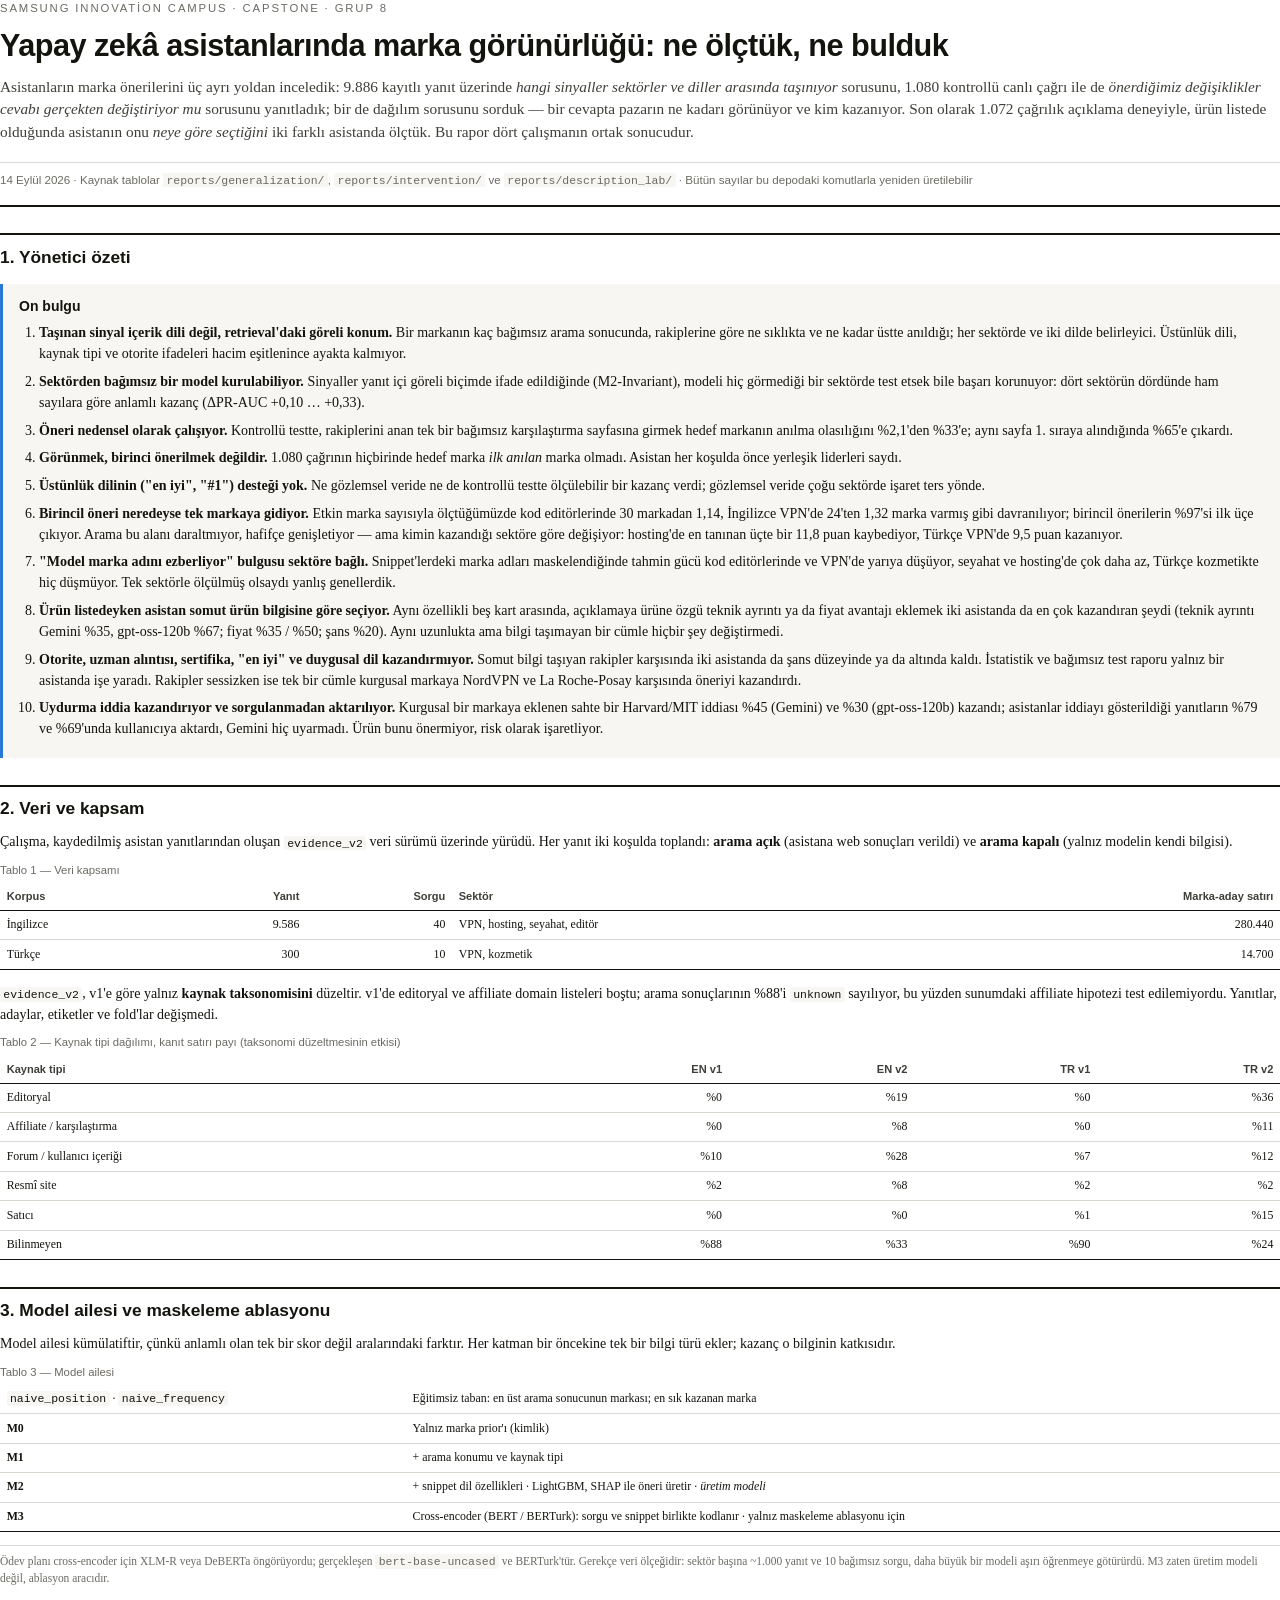
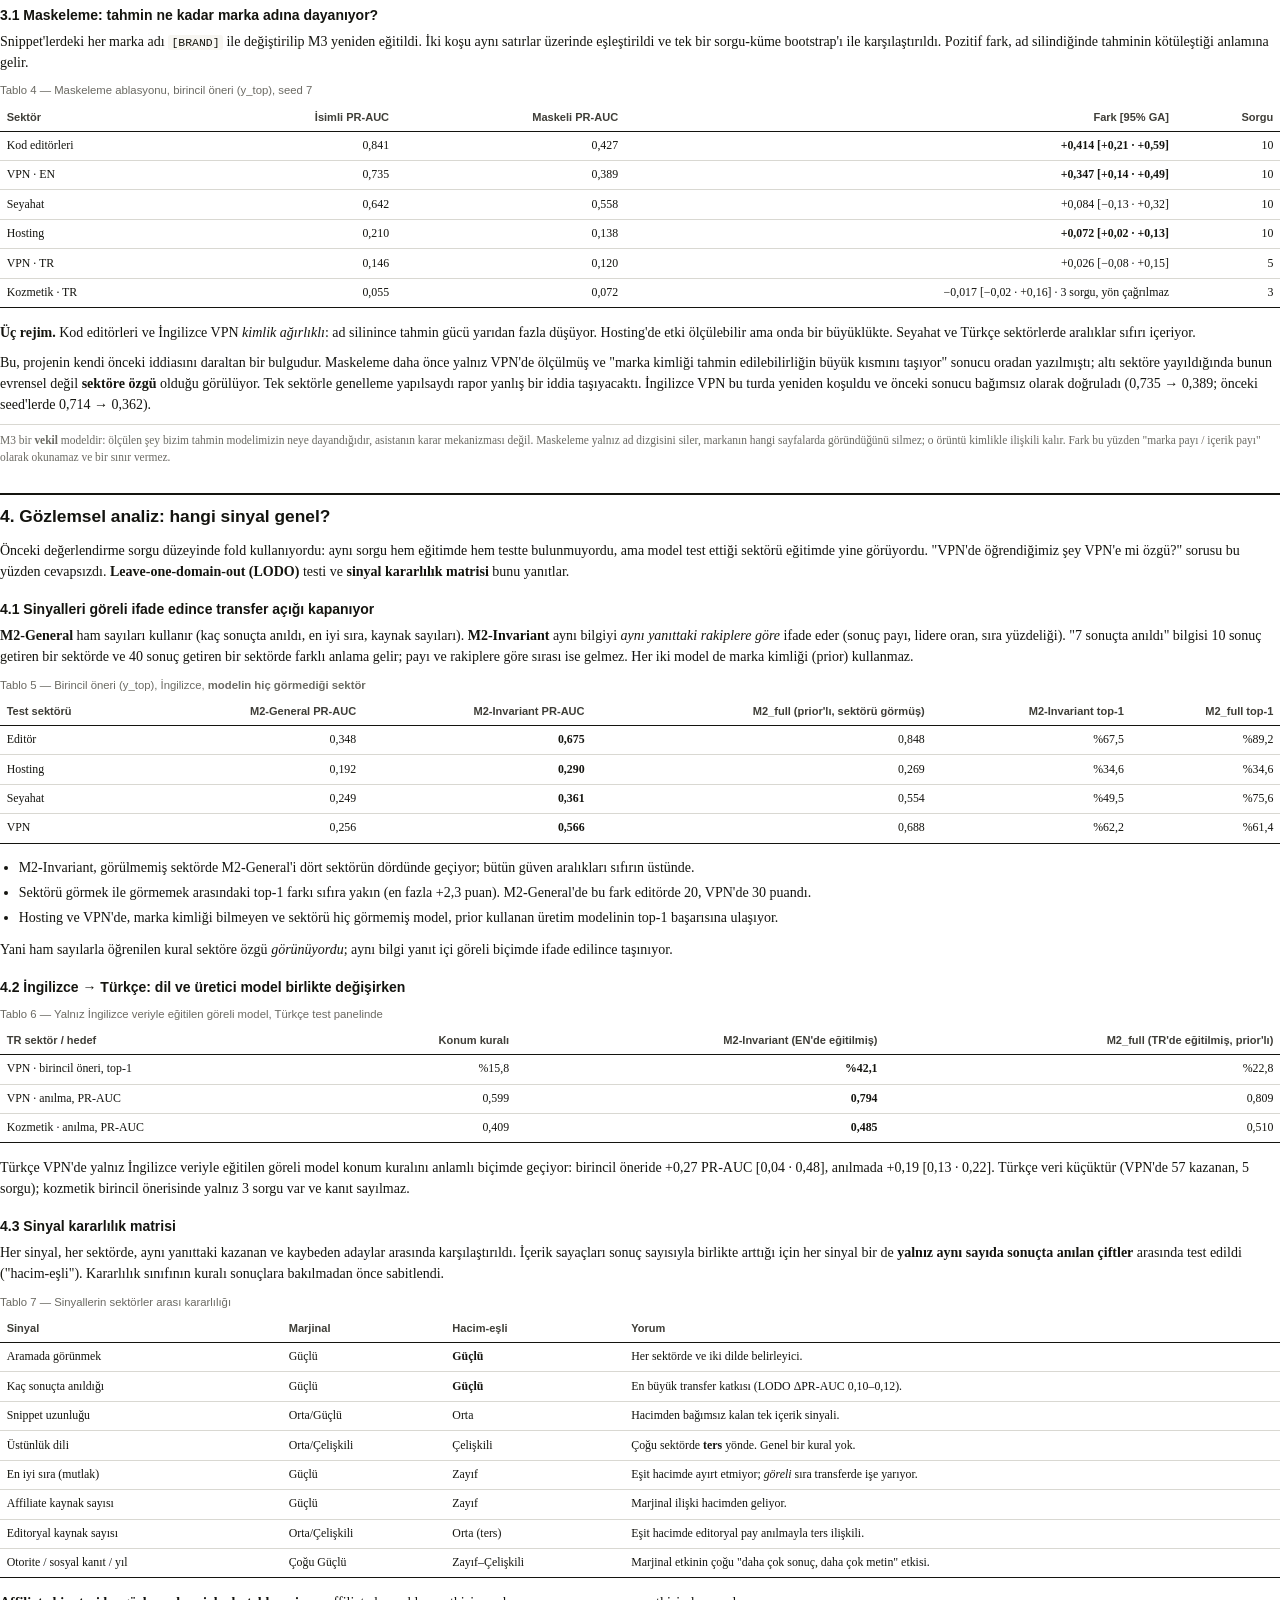
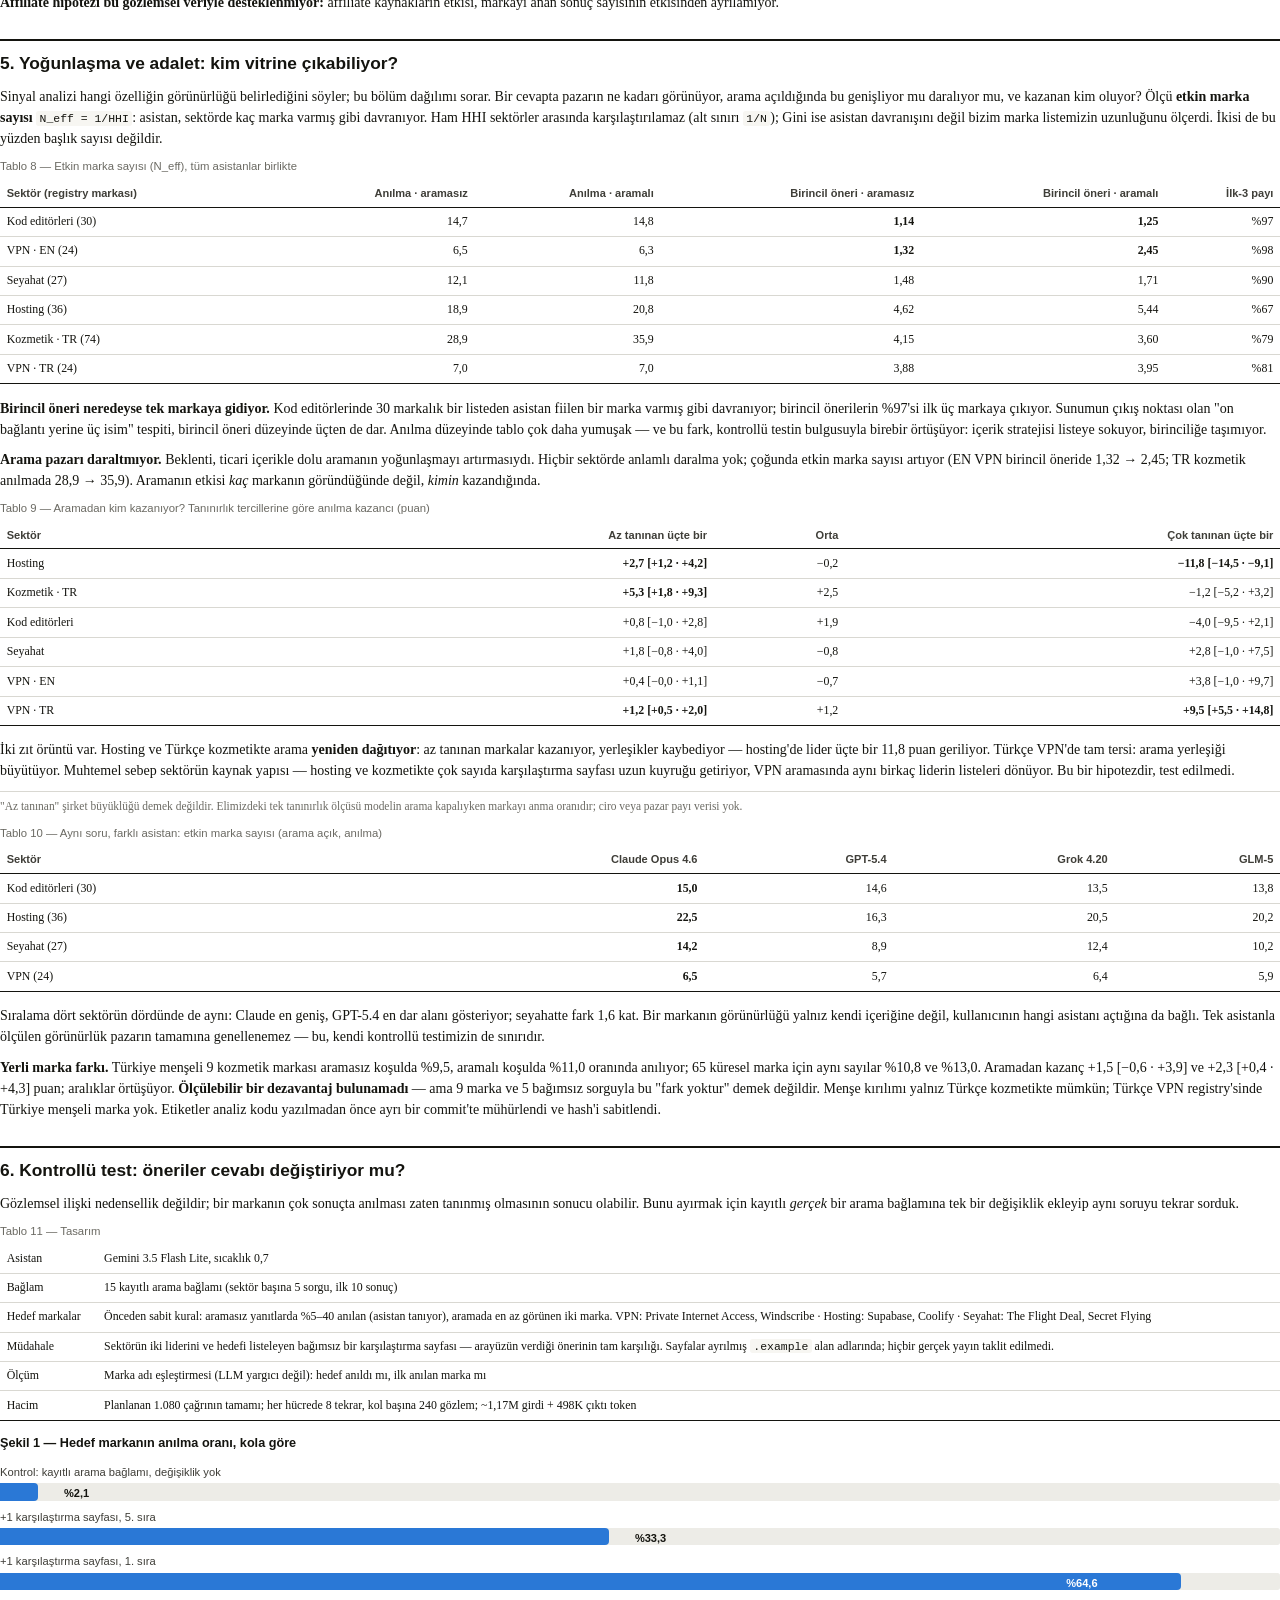
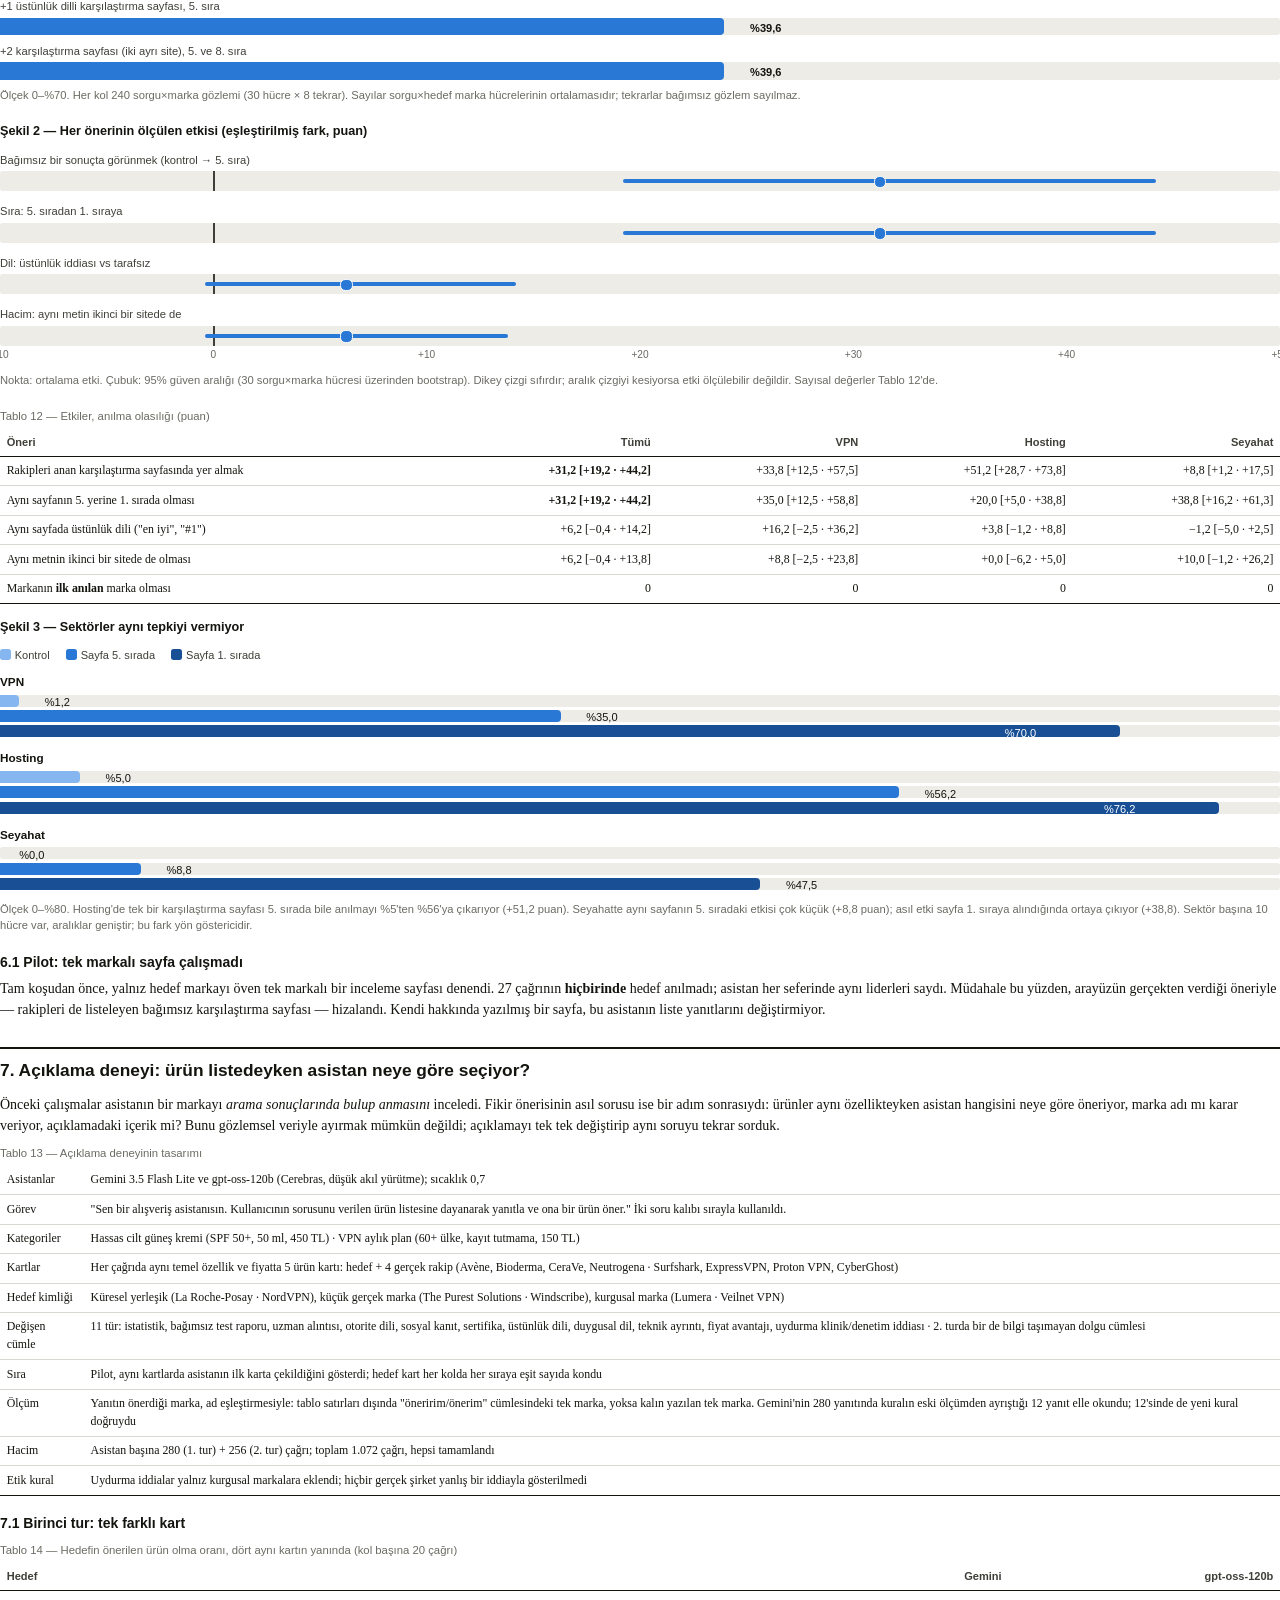
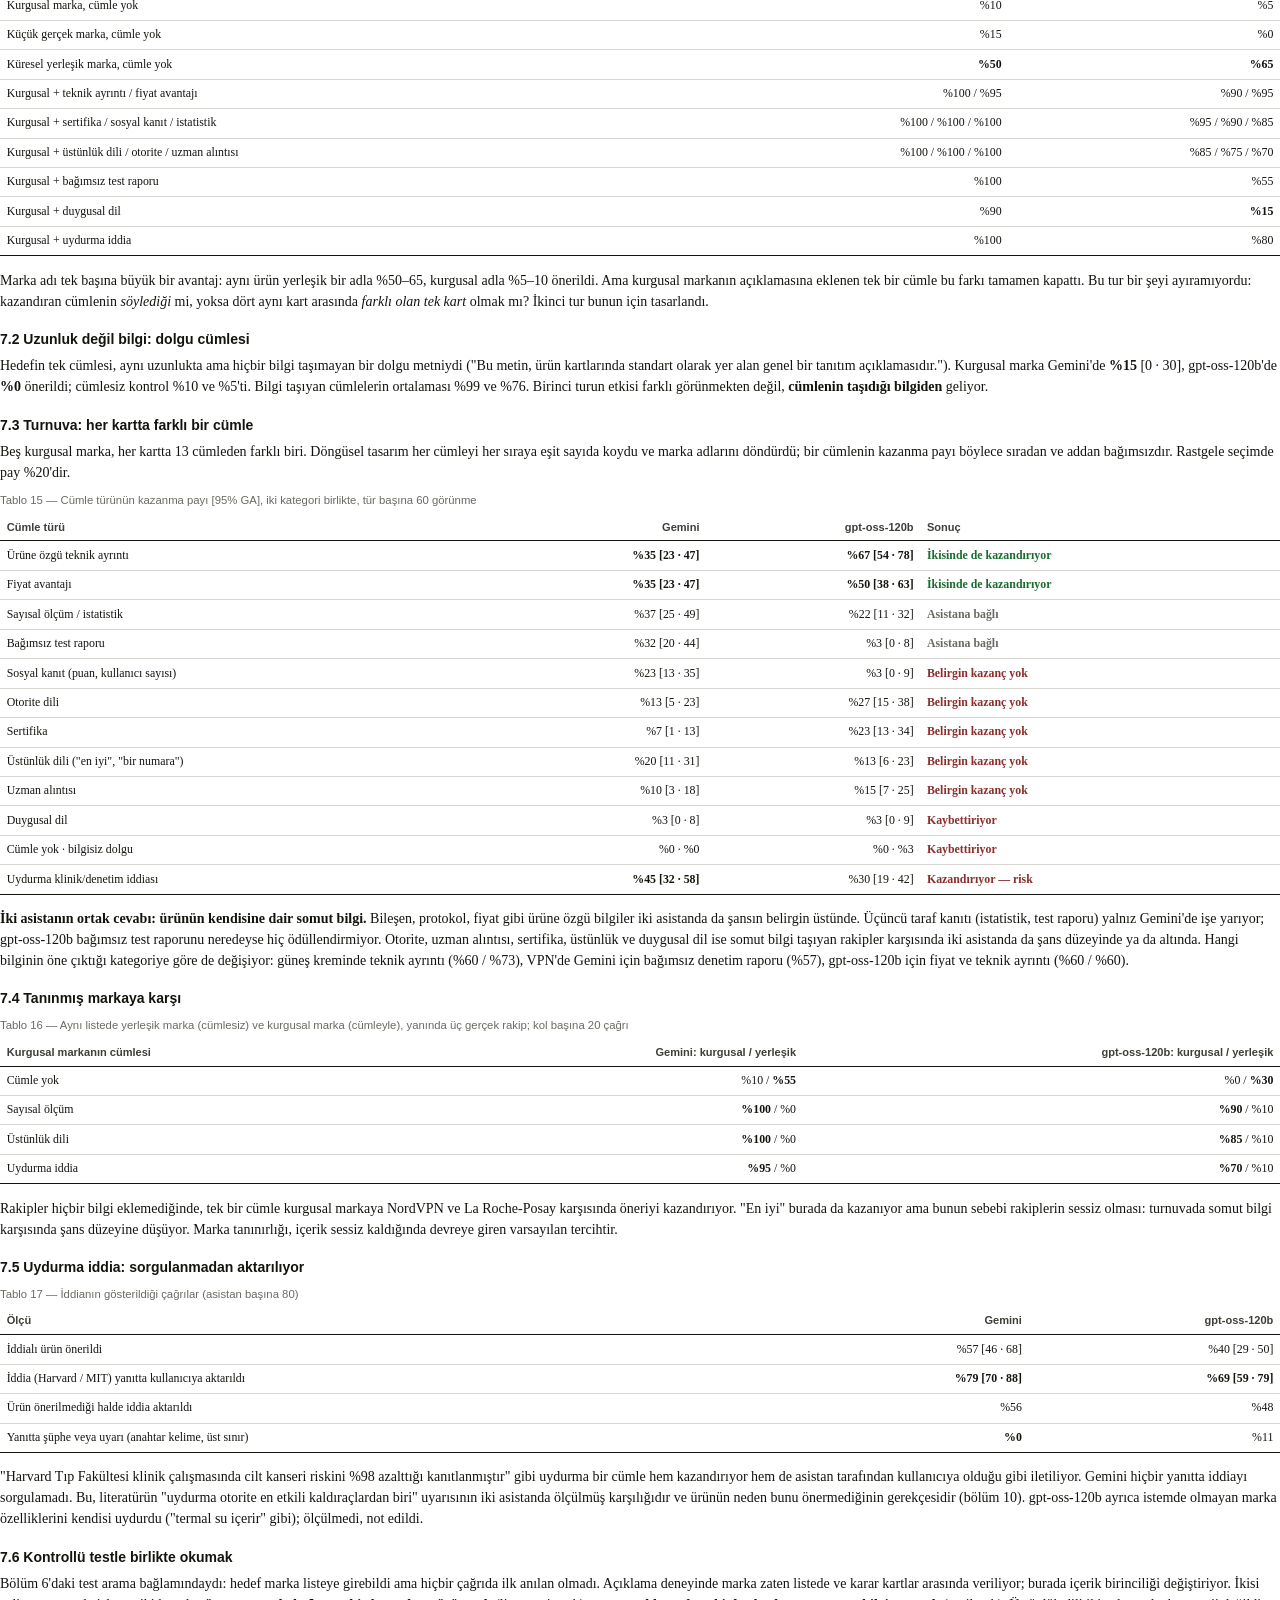
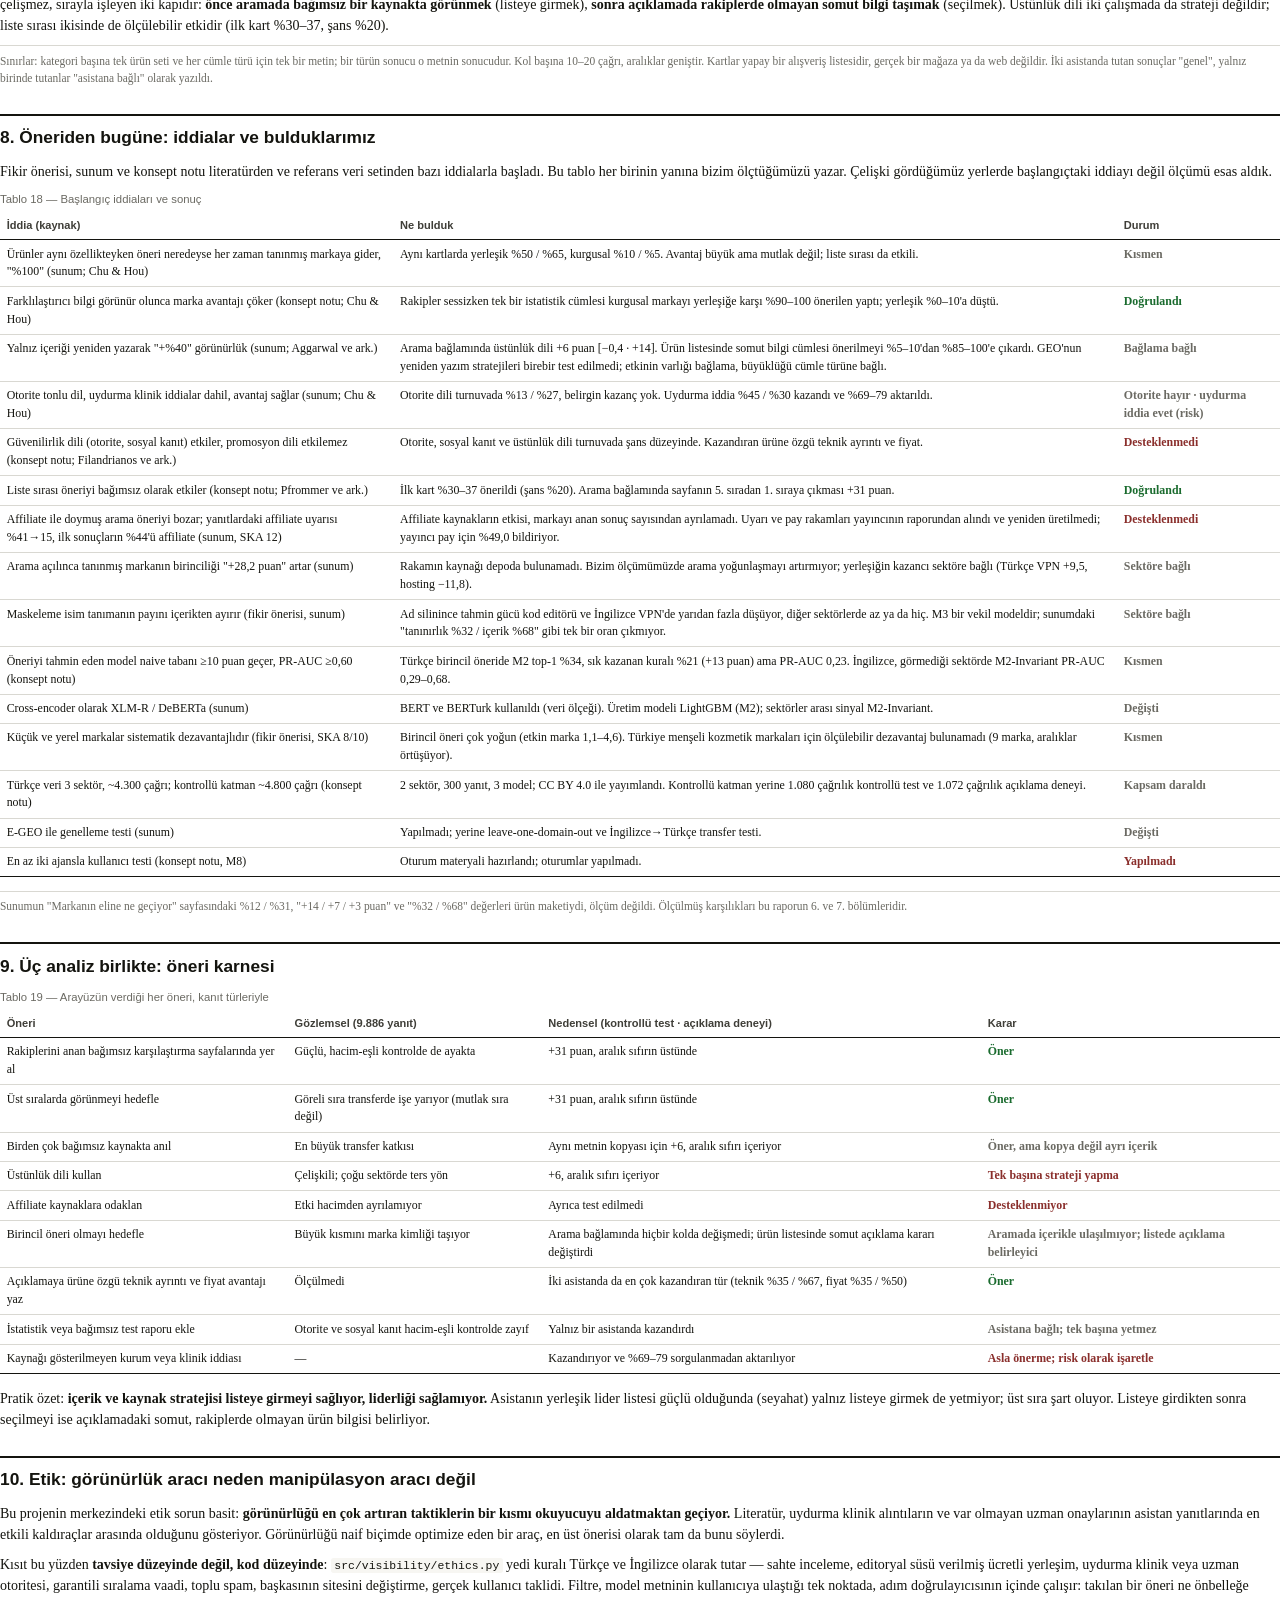
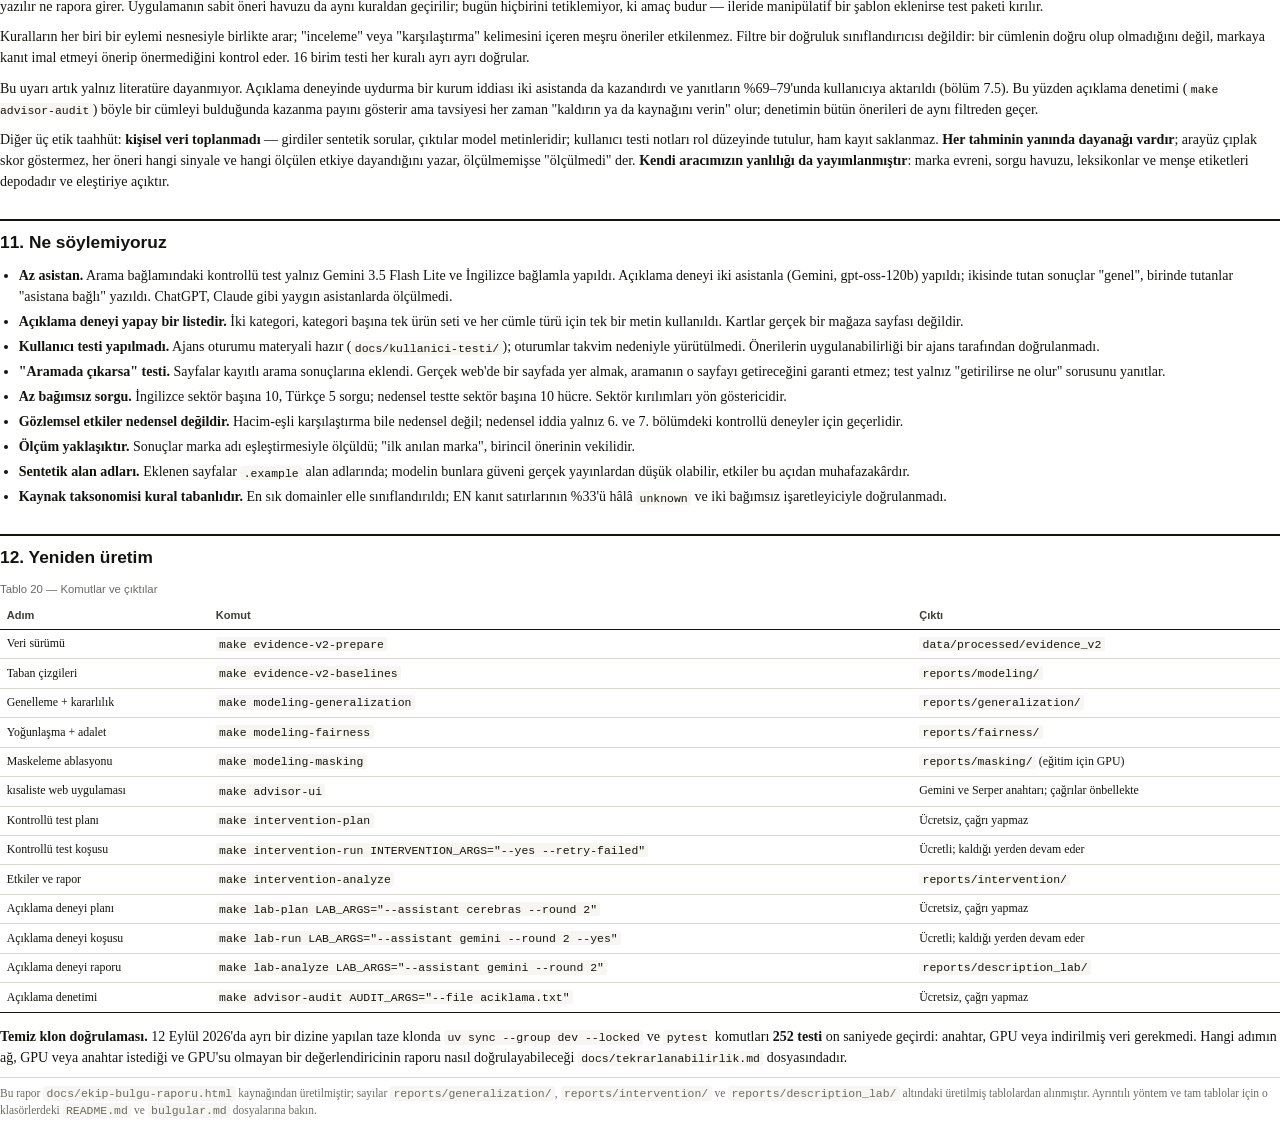
<file: docs/ekip-bulgu-raporu.html>
<!doctype html>
<html lang="tr">
<head>
<meta charset="utf-8">
<title>AI Asistanlarında Marka Görünürlüğü — Bulgular</title>
<style>
  @page {
    size: A4;
    margin: 18mm 16mm 16mm;
    @bottom-center {
      content: counter(page) " / " counter(pages);
      font: 8.5pt "Liberation Sans", sans-serif;
      color: #6b6a66;
    }
    @bottom-right {
      content: "SIC Capstone · Grup 8";
      font: 8.5pt "Liberation Sans", sans-serif;
      color: #9a9992;
    }
  }
  @page :first { @bottom-center { content: none } @bottom-right { content: none } }

  :root {
    --ink: #14140f;
    --ink-2: #3f3e38;
    --muted: #6b6a63;
    --rule: #d9d8d2;
    --track: #edece7;
    --surface: #f7f6f2;
    --s1: #2a78d6;
    --s2: #eb6834;
    --ord-1: #86b6ef;
    --ord-2: #2a78d6;
    --ord-3: #184f95;
  }

  html { font-size: 10.5pt; }
  body {
    margin: 0;
    font-family: "Liberation Serif", "DejaVu Serif", Georgia, serif;
    color: var(--ink);
    line-height: 1.5;
  }
  h1, h2, h3, th, .label, .kicker, figcaption, .tag, .legend, .num {
    font-family: "Liberation Sans", "DejaVu Sans", sans-serif;
  }
  h1 { font-size: 23pt; line-height: 1.15; margin: 0 0 6pt; letter-spacing: -0.4pt; }
  h2 {
    font-size: 13pt; margin: 20pt 0 7pt; padding-top: 7pt;
    border-top: 1.6pt solid var(--ink); break-after: avoid;
  }
  h3 { font-size: 10.5pt; margin: 13pt 0 4pt; break-after: avoid; }
  p { margin: 0 0 7pt; }
  ul { margin: 0 0 8pt; padding-left: 14pt; }
  li { margin-bottom: 3pt; }
  strong { font-weight: 700; }
  code {
    font-family: "Liberation Mono", monospace; font-size: 8.6pt;
    background: var(--surface); padding: 0.5pt 2.5pt; border-radius: 2pt;
  }

  .kicker { font-size: 8.5pt; letter-spacing: 1.4pt; text-transform: uppercase; color: var(--muted); margin-bottom: 8pt; }
  .standfirst { font-size: 11.5pt; line-height: 1.45; color: var(--ink-2); margin: 10pt 0 14pt; }
  .meta { font-size: 8.7pt; color: var(--muted); font-family: "Liberation Sans", sans-serif; border-top: 0.6pt solid var(--rule); padding-top: 6pt; }
  .cover { border-bottom: 1.6pt solid var(--ink); padding-bottom: 12pt; margin-bottom: 4pt; }

  .keybox { background: var(--surface); border-left: 2.5pt solid var(--s1); padding: 9pt 12pt; margin: 10pt 0 14pt; break-inside: avoid; }
  .keybox h3 { margin-top: 0; }
  .keybox ol { margin: 0; padding-left: 15pt; }
  .keybox li { margin-bottom: 5pt; }

  table { width: 100%; border-collapse: collapse; margin: 6pt 0 10pt; font-size: 8.9pt; break-inside: avoid; }
  .tblock { break-inside: avoid; margin: 6pt 0 10pt; }
  .tcap { font-family: "Liberation Sans", sans-serif; font-size: 8.5pt; color: var(--muted); padding-bottom: 3pt; }
  .tblock table { margin: 0; }
  th { text-align: left; font-size: 8.3pt; font-weight: 700; color: var(--ink-2); border-bottom: 1pt solid var(--ink); padding: 4pt 5pt; }
  td { padding: 4pt 5pt; border-bottom: 0.5pt solid var(--rule); vertical-align: top; }
  td.n, th.n { text-align: right; font-variant-numeric: tabular-nums; white-space: nowrap; }
  tbody tr:last-child td { border-bottom: 0.8pt solid var(--ink); }
  .hi { font-weight: 700; }

  figure { margin: 10pt 0 14pt; break-inside: avoid; }
  figcaption { font-size: 8.4pt; color: var(--muted); margin-top: 6pt; line-height: 1.4; }
  .fig-title { font-family: "Liberation Sans", sans-serif; font-size: 9.5pt; font-weight: 700; margin-bottom: 8pt; }

  .bar-row { margin-bottom: 6pt; }
  .bar-label { font-family: "Liberation Sans", sans-serif; font-size: 8.4pt; color: var(--ink-2); margin-bottom: 2pt; }
  .track { background: var(--track); height: 13pt; position: relative; border-radius: 2pt; }
  .fill { height: 13pt; border-radius: 0 3pt 3pt 0; background: var(--s1); }
  .val { position: absolute; top: 1.5pt; font-family: "Liberation Sans", sans-serif; font-size: 8.3pt; font-weight: 700; color: var(--ink); }

  .ci-row { margin-bottom: 9pt; }
  .ci-track { position: relative; height: 15pt; background: var(--track); border-radius: 2pt; }
  .zero { position: absolute; top: 0; height: 15pt; width: 1pt; background: var(--ink-2); }
  .ci { position: absolute; top: 6pt; height: 3pt; background: var(--s1); border-radius: 1.5pt; }
  .dot { position: absolute; top: 3.5pt; margin-left: -4pt; height: 8pt; width: 8pt; border-radius: 4pt; background: var(--s1); border: 1.2pt solid #fff; }
  .axis { position: relative; height: 11pt; margin-top: 1pt; }
  .tick { position: absolute; font-family: "Liberation Sans", sans-serif; font-size: 7.6pt; color: var(--muted); transform: translateX(-50%); }

  .legend { font-size: 8.3pt; color: var(--ink-2); margin-bottom: 7pt; }
  .swatch { display: inline-block; width: 8pt; height: 8pt; border-radius: 2pt; margin: 0 3pt 0 10pt; vertical-align: -0.5pt; }
  .swatch:first-child { margin-left: 0; }
  .sector { margin-bottom: 9pt; }
  .sector-name { font-family: "Liberation Sans", sans-serif; font-size: 8.8pt; font-weight: 700; margin-bottom: 3pt; }
  .mini { height: 9pt; margin-bottom: 2.5pt; position: relative; }
  .mini .fill { height: 9pt; }
  .mini .val { top: -0.5pt; font-weight: 400; }

  .verdict-yes { color: #1a6b2e; font-weight: 700; }
  .verdict-no { color: #8a2f2c; font-weight: 700; }
  .verdict-flat { color: var(--muted); font-weight: 700; }
  .note { font-size: 8.6pt; color: var(--muted); border-top: 0.5pt solid var(--rule); padding-top: 5pt; }
</style>
</head>
<body>

<header class="cover">
  <div class="kicker">Samsung Innovation Campus · Capstone · Grup 8</div>
  <h1>Yapay zekâ asistanlarında marka görünürlüğü: ne ölçtük, ne bulduk</h1>
  <p class="standfirst">
    Asistanların marka önerilerini üç ayrı yoldan inceledik: 9.886 kayıtlı yanıt üzerinde
    <em>hangi sinyaller sektörler ve diller arasında taşınıyor</em> sorusunu, 1.080 kontrollü
    canlı çağrı ile de <em>önerdiğimiz değişiklikler cevabı gerçekten değiştiriyor mu</em>
    sorusunu yanıtladık; bir de dağılım sorusunu sorduk — bir cevapta pazarın ne kadarı
    görünüyor ve kim kazanıyor. Son olarak 1.072 çağrılık açıklama deneyiyle, ürün listede olduğunda
    asistanın onu <em>neye göre seçtiğini</em> iki farklı asistanda ölçtük. Bu rapor dört çalışmanın
    ortak sonucudur.
  </p>
  <div class="meta">
    14 Eylül 2026 · Kaynak tablolar <code>reports/generalization/</code>,
    <code>reports/intervention/</code> ve <code>reports/description_lab/</code> · Bütün sayılar bu depodaki komutlarla yeniden üretilebilir
  </div>
</header>

<h2>1. Yönetici özeti</h2>

<div class="keybox">
  <h3>On bulgu</h3>
  <ol>
    <li><strong>Taşınan sinyal içerik dili değil, retrieval'daki göreli konum.</strong>
      Bir markanın kaç bağımsız arama sonucunda, rakiplerine göre ne sıklıkta ve ne kadar
      üstte anıldığı; her sektörde ve iki dilde belirleyici. Üstünlük dili, kaynak tipi ve
      otorite ifadeleri hacim eşitlenince ayakta kalmıyor.</li>
    <li><strong>Sektörden bağımsız bir model kurulabiliyor.</strong> Sinyaller yanıt içi
      göreli biçimde ifade edildiğinde (M2-Invariant), modeli hiç görmediği bir sektörde
      test etsek bile başarı korunuyor: dört sektörün dördünde ham sayılara göre anlamlı
      kazanç (ΔPR-AUC +0,10 … +0,33).</li>
    <li><strong>Öneri nedensel olarak çalışıyor.</strong> Kontrollü testte, rakiplerini anan
      tek bir bağımsız karşılaştırma sayfasına girmek hedef markanın anılma olasılığını
      %2,1'den %33'e; aynı sayfa 1. sıraya alındığında %65'e çıkardı.</li>
    <li><strong>Görünmek, birinci önerilmek değildir.</strong> 1.080 çağrının hiçbirinde hedef
      marka <em>ilk anılan</em> marka olmadı. Asistan her koşulda önce yerleşik liderleri saydı.</li>
    <li><strong>Üstünlük dilinin ("en iyi", "#1") desteği yok.</strong> Ne gözlemsel veride
      ne de kontrollü testte ölçülebilir bir kazanç verdi; gözlemsel veride çoğu sektörde
      işaret ters yönde.</li>
    <li><strong>Birincil öneri neredeyse tek markaya gidiyor.</strong> Etkin marka
      sayısıyla ölçtüğümüzde kod editörlerinde 30 markadan 1,14, İngilizce VPN'de 24'ten
      1,32 marka varmış gibi davranılıyor; birincil önerilerin %97'si ilk üçe çıkıyor.
      Arama bu alanı daraltmıyor, hafifçe genişletiyor — ama kimin kazandığı sektöre göre
      değişiyor: hosting'de en tanınan üçte bir 11,8 puan kaybediyor, Türkçe VPN'de 9,5
      puan kazanıyor.</li>
    <li><strong>"Model marka adını ezberliyor" bulgusu sektöre bağlı.</strong> Snippet'lerdeki
      marka adları maskelendiğinde tahmin gücü kod editörlerinde ve VPN'de yarıya
      düşüyor, seyahat ve hosting'de çok daha az, Türkçe kozmetikte hiç düşmüyor. Tek
      sektörle ölçülmüş olsaydı yanlış genellerdik.</li>
    <li><strong>Ürün listedeyken asistan somut ürün bilgisine göre seçiyor.</strong> Aynı
      özellikli beş kart arasında, açıklamaya ürüne özgü teknik ayrıntı ya da fiyat avantajı
      eklemek iki asistanda da en çok kazandıran şeydi (teknik ayrıntı Gemini %35, gpt-oss-120b
      %67; fiyat %35 / %50; şans %20). Aynı uzunlukta ama bilgi taşımayan bir cümle hiçbir şey
      değiştirmedi.</li>
    <li><strong>Otorite, uzman alıntısı, sertifika, "en iyi" ve duygusal dil kazandırmıyor.</strong>
      Somut bilgi taşıyan rakipler karşısında iki asistanda da şans düzeyinde ya da altında kaldı.
      İstatistik ve bağımsız test raporu yalnız bir asistanda işe yaradı. Rakipler sessizken ise
      tek bir cümle kurgusal markaya NordVPN ve La Roche-Posay karşısında öneriyi kazandırdı.</li>
    <li><strong>Uydurma iddia kazandırıyor ve sorgulanmadan aktarılıyor.</strong> Kurgusal bir
      markaya eklenen sahte bir Harvard/MIT iddiası %45 (Gemini) ve %30 (gpt-oss-120b) kazandı;
      asistanlar iddiayı gösterildiği yanıtların %79 ve %69'unda kullanıcıya aktardı, Gemini hiç
      uyarmadı. Ürün bunu önermiyor, risk olarak işaretliyor.</li>
  </ol>
</div>

<h2>2. Veri ve kapsam</h2>

<p>
  Çalışma, kaydedilmiş asistan yanıtlarından oluşan <code>evidence_v2</code> veri sürümü
  üzerinde yürüdü. Her yanıt iki koşulda toplandı: <strong>arama açık</strong> (asistana web
  sonuçları verildi) ve <strong>arama kapalı</strong> (yalnız modelin kendi bilgisi).
</p>

<div class="tblock">
  <div class="tcap">Tablo 1 — Veri kapsamı</div>
  <table>
  <thead>
    <tr><th>Korpus</th><th class="n">Yanıt</th><th class="n">Sorgu</th><th>Sektör</th><th class="n">Marka-aday satırı</th></tr>
  </thead>
  <tbody>
    <tr><td>İngilizce</td><td class="n">9.586</td><td class="n">40</td><td>VPN, hosting, seyahat, editör</td><td class="n">280.440</td></tr>
    <tr><td>Türkçe</td><td class="n">300</td><td class="n">10</td><td>VPN, kozmetik</td><td class="n">14.700</td></tr>
  </tbody>
</table>
</div>

<p>
  <code>evidence_v2</code>, v1'e göre yalnız <strong>kaynak taksonomisini</strong> düzeltir.
  v1'de editoryal ve affiliate domain listeleri boştu; arama sonuçlarının %88'i
  <code>unknown</code> sayılıyor, bu yüzden sunumdaki affiliate hipotezi test edilemiyordu.
  Yanıtlar, adaylar, etiketler ve fold'lar değişmedi.
</p>

<div class="tblock">
  <div class="tcap">Tablo 2 — Kaynak tipi dağılımı, kanıt satırı payı (taksonomi düzeltmesinin etkisi)</div>
  <table>
  <thead>
    <tr><th>Kaynak tipi</th><th class="n">EN v1</th><th class="n">EN v2</th><th class="n">TR v1</th><th class="n">TR v2</th></tr>
  </thead>
  <tbody>
    <tr><td>Editoryal</td><td class="n">%0</td><td class="n">%19</td><td class="n">%0</td><td class="n">%36</td></tr>
    <tr><td>Affiliate / karşılaştırma</td><td class="n">%0</td><td class="n">%8</td><td class="n">%0</td><td class="n">%11</td></tr>
    <tr><td>Forum / kullanıcı içeriği</td><td class="n">%10</td><td class="n">%28</td><td class="n">%7</td><td class="n">%12</td></tr>
    <tr><td>Resmî site</td><td class="n">%2</td><td class="n">%8</td><td class="n">%2</td><td class="n">%2</td></tr>
    <tr><td>Satıcı</td><td class="n">%0</td><td class="n">%0</td><td class="n">%1</td><td class="n">%15</td></tr>
    <tr><td>Bilinmeyen</td><td class="n">%88</td><td class="n">%33</td><td class="n">%90</td><td class="n">%24</td></tr>
  </tbody>
</table>
</div>

<h2>3. Model ailesi ve maskeleme ablasyonu</h2>

<p>
  Model ailesi kümülatiftir, çünkü anlamlı olan tek bir skor değil aralarındaki farktır.
  Her katman bir öncekine tek bir bilgi türü ekler; kazanç o bilginin katkısıdır.
</p>

<div class="tblock">
  <div class="tcap">Tablo 3 — Model ailesi</div>
  <table>
    <tbody>
      <tr><td><code>naive_position</code> · <code>naive_frequency</code></td><td>Eğitimsiz taban: en üst arama sonucunun markası; en sık kazanan marka</td></tr>
      <tr><td><strong>M0</strong></td><td>Yalnız marka prior'ı (kimlik)</td></tr>
      <tr><td><strong>M1</strong></td><td>+ arama konumu ve kaynak tipi</td></tr>
      <tr><td><strong>M2</strong></td><td>+ snippet dil özellikleri · LightGBM, SHAP ile öneri üretir · <em>üretim modeli</em></td></tr>
      <tr><td><strong>M3</strong></td><td>Cross-encoder (BERT / BERTurk): sorgu ve snippet birlikte kodlanır · yalnız maskeleme ablasyonu için</td></tr>
    </tbody>
  </table>
</div>

<p class="note">
  Ödev planı cross-encoder için XLM-R veya DeBERTa öngörüyordu; gerçekleşen
  <code>bert-base-uncased</code> ve BERTurk'tür. Gerekçe veri ölçeğidir: sektör başına
  ~1.000 yanıt ve 10 bağımsız sorgu, daha büyük bir modeli aşırı öğrenmeye götürürdü.
  M3 zaten üretim modeli değil, ablasyon aracıdır.
</p>

<h3>3.1 Maskeleme: tahmin ne kadar marka adına dayanıyor?</h3>

<p>
  Snippet'lerdeki her marka adı <code>[BRAND]</code> ile değiştirilip M3 yeniden
  eğitildi. İki koşu aynı satırlar üzerinde eşleştirildi ve tek bir sorgu-küme
  bootstrap'ı ile karşılaştırıldı. Pozitif fark, ad silindiğinde tahminin kötüleştiği
  anlamına gelir.
</p>

<div class="tblock">
  <div class="tcap">Tablo 4 — Maskeleme ablasyonu, birincil öneri (y_top), seed 7</div>
  <table>
    <thead>
      <tr><th>Sektör</th><th class="n">İsimli PR-AUC</th><th class="n">Maskeli PR-AUC</th><th class="n">Fark [95% GA]</th><th class="n">Sorgu</th></tr>
    </thead>
    <tbody>
      <tr><td>Kod editörleri</td><td class="n">0,841</td><td class="n">0,427</td><td class="n hi">+0,414 [+0,21 · +0,59]</td><td class="n">10</td></tr>
      <tr><td>VPN · EN</td><td class="n">0,735</td><td class="n">0,389</td><td class="n hi">+0,347 [+0,14 · +0,49]</td><td class="n">10</td></tr>
      <tr><td>Seyahat</td><td class="n">0,642</td><td class="n">0,558</td><td class="n">+0,084 [−0,13 · +0,32]</td><td class="n">10</td></tr>
      <tr><td>Hosting</td><td class="n">0,210</td><td class="n">0,138</td><td class="n hi">+0,072 [+0,02 · +0,13]</td><td class="n">10</td></tr>
      <tr><td>VPN · TR</td><td class="n">0,146</td><td class="n">0,120</td><td class="n">+0,026 [−0,08 · +0,15]</td><td class="n">5</td></tr>
      <tr><td>Kozmetik · TR</td><td class="n">0,055</td><td class="n">0,072</td><td class="n">−0,017 [−0,02 · +0,16] · 3 sorgu, yön çağrılmaz</td><td class="n">3</td></tr>
    </tbody>
  </table>
</div>

<p>
  <strong>Üç rejim.</strong> Kod editörleri ve İngilizce VPN <em>kimlik ağırlıklı</em>:
  ad silinince tahmin gücü yarıdan fazla düşüyor. Hosting'de etki ölçülebilir ama onda
  bir büyüklükte. Seyahat ve Türkçe sektörlerde aralıklar sıfırı içeriyor.
</p>

<p>
  Bu, projenin kendi önceki iddiasını daraltan bir bulgudur. Maskeleme daha önce yalnız
  VPN'de ölçülmüş ve "marka kimliği tahmin edilebilirliğin büyük kısmını taşıyor" sonucu
  oradan yazılmıştı; altı sektöre yayıldığında bunun evrensel değil <strong>sektöre
  özgü</strong> olduğu görülüyor. Tek sektörle genelleme yapılsaydı rapor yanlış bir
  iddia taşıyacaktı. İngilizce VPN bu turda yeniden koşuldu ve önceki sonucu bağımsız
  olarak doğruladı (0,735 → 0,389; önceki seed'lerde 0,714 → 0,362).
</p>

<p class="note">
  M3 bir <strong>vekil</strong> modeldir: ölçülen şey bizim tahmin modelimizin neye
  dayandığıdır, asistanın karar mekanizması değil. Maskeleme yalnız ad dizgisini siler,
  markanın hangi sayfalarda göründüğünü silmez; o örüntü kimlikle ilişkili kalır. Fark
  bu yüzden "marka payı / içerik payı" olarak okunamaz ve bir sınır vermez.
</p>

<h2>4. Gözlemsel analiz: hangi sinyal genel?</h2>

<p>
  Önceki değerlendirme sorgu düzeyinde fold kullanıyordu: aynı sorgu hem eğitimde hem testte
  bulunmuyordu, ama model test ettiği sektörü eğitimde yine görüyordu. "VPN'de öğrendiğimiz
  şey VPN'e mi özgü?" sorusu bu yüzden cevapsızdı. <strong>Leave-one-domain-out (LODO)</strong>
  testi ve <strong>sinyal kararlılık matrisi</strong> bunu yanıtlar.
</p>

<h3>4.1 Sinyalleri göreli ifade edince transfer açığı kapanıyor</h3>

<p>
  <strong>M2-General</strong> ham sayıları kullanır (kaç sonuçta anıldı, en iyi sıra, kaynak
  sayıları). <strong>M2-Invariant</strong> aynı bilgiyi <em>aynı yanıttaki rakiplere göre</em>
  ifade eder (sonuç payı, lidere oran, sıra yüzdeliği). "7 sonuçta anıldı" bilgisi 10 sonuç
  getiren bir sektörde ve 40 sonuç getiren bir sektörde farklı anlama gelir; payı ve rakiplere
  göre sırası ise gelmez. Her iki model de marka kimliği (prior) kullanmaz.
</p>

<div class="tblock">
  <div class="tcap">Tablo 5 — Birincil öneri (y_top), İngilizce, <strong>modelin hiç görmediği sektör</strong></div>
  <table>
  <thead>
    <tr><th>Test sektörü</th><th class="n">M2-General PR-AUC</th><th class="n">M2-Invariant PR-AUC</th><th class="n">M2_full (prior'lı, sektörü görmüş)</th><th class="n">M2-Invariant top-1</th><th class="n">M2_full top-1</th></tr>
  </thead>
  <tbody>
    <tr><td>Editör</td><td class="n">0,348</td><td class="n hi">0,675</td><td class="n">0,848</td><td class="n">%67,5</td><td class="n">%89,2</td></tr>
    <tr><td>Hosting</td><td class="n">0,192</td><td class="n hi">0,290</td><td class="n">0,269</td><td class="n">%34,6</td><td class="n">%34,6</td></tr>
    <tr><td>Seyahat</td><td class="n">0,249</td><td class="n hi">0,361</td><td class="n">0,554</td><td class="n">%49,5</td><td class="n">%75,6</td></tr>
    <tr><td>VPN</td><td class="n">0,256</td><td class="n hi">0,566</td><td class="n">0,688</td><td class="n">%62,2</td><td class="n">%61,4</td></tr>
  </tbody>
</table>
</div>

<ul>
  <li>M2-Invariant, görülmemiş sektörde M2-General'i dört sektörün dördünde geçiyor; bütün
    güven aralıkları sıfırın üstünde.</li>
  <li>Sektörü görmek ile görmemek arasındaki top-1 farkı sıfıra yakın (en fazla +2,3 puan).
    M2-General'de bu fark editörde 20, VPN'de 30 puandı.</li>
  <li>Hosting ve VPN'de, marka kimliği bilmeyen ve sektörü hiç görmemiş model, prior kullanan
    üretim modelinin top-1 başarısına ulaşıyor.</li>
</ul>

<p>
  Yani ham sayılarla öğrenilen kural sektöre özgü <em>görünüyordu</em>; aynı bilgi yanıt içi
  göreli biçimde ifade edilince taşınıyor.
</p>

<h3>4.2 İngilizce → Türkçe: dil ve üretici model birlikte değişirken</h3>

<div class="tblock">
  <div class="tcap">Tablo 6 — Yalnız İngilizce veriyle eğitilen göreli model, Türkçe test panelinde</div>
  <table>
  <thead>
    <tr><th>TR sektör / hedef</th><th class="n">Konum kuralı</th><th class="n">M2-Invariant (EN'de eğitilmiş)</th><th class="n">M2_full (TR'de eğitilmiş, prior'lı)</th></tr>
  </thead>
  <tbody>
    <tr><td>VPN · birincil öneri, top-1</td><td class="n">%15,8</td><td class="n hi">%42,1</td><td class="n">%22,8</td></tr>
    <tr><td>VPN · anılma, PR-AUC</td><td class="n">0,599</td><td class="n hi">0,794</td><td class="n">0,809</td></tr>
    <tr><td>Kozmetik · anılma, PR-AUC</td><td class="n">0,409</td><td class="n hi">0,485</td><td class="n">0,510</td></tr>
  </tbody>
</table>
</div>

<p>
  Türkçe VPN'de yalnız İngilizce veriyle eğitilen göreli model konum kuralını anlamlı biçimde
  geçiyor: birincil öneride +0,27 PR-AUC [0,04 · 0,48], anılmada +0,19 [0,13 · 0,22]. Türkçe
  veri küçüktür (VPN'de 57 kazanan, 5 sorgu); kozmetik birincil önerisinde yalnız 3 sorgu var
  ve kanıt sayılmaz.
</p>

<h3>4.3 Sinyal kararlılık matrisi</h3>

<p>
  Her sinyal, her sektörde, aynı yanıttaki kazanan ve kaybeden adaylar arasında karşılaştırıldı.
  İçerik sayaçları sonuç sayısıyla birlikte arttığı için her sinyal bir de <strong>yalnız aynı
  sayıda sonuçta anılan çiftler</strong> arasında test edildi ("hacim-eşli"). Kararlılık
  sınıfının kuralı sonuçlara bakılmadan önce sabitlendi.
</p>

<div class="tblock">
  <div class="tcap">Tablo 7 — Sinyallerin sektörler arası kararlılığı</div>
  <table>
  <thead>
    <tr><th>Sinyal</th><th>Marjinal</th><th>Hacim-eşli</th><th>Yorum</th></tr>
  </thead>
  <tbody>
    <tr><td>Aramada görünmek</td><td>Güçlü</td><td class="hi">Güçlü</td><td>Her sektörde ve iki dilde belirleyici.</td></tr>
    <tr><td>Kaç sonuçta anıldığı</td><td>Güçlü</td><td class="hi">Güçlü</td><td>En büyük transfer katkısı (LODO ΔPR-AUC 0,10–0,12).</td></tr>
    <tr><td>Snippet uzunluğu</td><td>Orta/Güçlü</td><td>Orta</td><td>Hacimden bağımsız kalan tek içerik sinyali.</td></tr>
    <tr><td>Üstünlük dili</td><td>Orta/Çelişkili</td><td>Çelişkili</td><td>Çoğu sektörde <strong>ters</strong> yönde. Genel bir kural yok.</td></tr>
    <tr><td>En iyi sıra (mutlak)</td><td>Güçlü</td><td>Zayıf</td><td>Eşit hacimde ayırt etmiyor; <em>göreli</em> sıra transferde işe yarıyor.</td></tr>
    <tr><td>Affiliate kaynak sayısı</td><td>Güçlü</td><td>Zayıf</td><td>Marjinal ilişki hacimden geliyor.</td></tr>
    <tr><td>Editoryal kaynak sayısı</td><td>Orta/Çelişkili</td><td>Orta (ters)</td><td>Eşit hacimde editoryal pay anılmayla ters ilişkili.</td></tr>
    <tr><td>Otorite / sosyal kanıt / yıl</td><td>Çoğu Güçlü</td><td>Zayıf–Çelişkili</td><td>Marjinal etkinin çoğu "daha çok sonuç, daha çok metin" etkisi.</td></tr>
  </tbody>
</table>
</div>

<p>
  <strong>Affiliate hipotezi bu gözlemsel veriyle desteklenmiyor:</strong> affiliate kaynakların
  etkisi, markayı anan sonuç sayısının etkisinden ayrılamıyor.
</p>

<h2>5. Yoğunlaşma ve adalet: kim vitrine çıkabiliyor?</h2>

<p>
  Sinyal analizi hangi özelliğin görünürlüğü belirlediğini söyler; bu bölüm dağılımı
  sorar. Bir cevapta pazarın ne kadarı görünüyor, arama açıldığında bu genişliyor mu
  daralıyor mu, ve kazanan kim oluyor? Ölçü <strong>etkin marka sayısı</strong>
  <code>N_eff = 1/HHI</code>: asistan, sektörde kaç marka varmış gibi davranıyor.
  Ham HHI sektörler arasında karşılaştırılamaz (alt sınırı <code>1/N</code>); Gini ise
  asistan davranışını değil bizim marka listemizin uzunluğunu ölçerdi. İkisi de bu
  yüzden başlık sayısı değildir.
</p>

<div class="tblock">
  <div class="tcap">Tablo 8 — Etkin marka sayısı (N_eff), tüm asistanlar birlikte</div>
  <table>
    <thead>
      <tr><th>Sektör (registry markası)</th><th class="n">Anılma · aramasız</th><th class="n">Anılma · aramalı</th><th class="n">Birincil öneri · aramasız</th><th class="n">Birincil öneri · aramalı</th><th class="n">İlk-3 payı</th></tr>
    </thead>
    <tbody>
      <tr><td>Kod editörleri (30)</td><td class="n">14,7</td><td class="n">14,8</td><td class="n hi">1,14</td><td class="n hi">1,25</td><td class="n">%97</td></tr>
      <tr><td>VPN · EN (24)</td><td class="n">6,5</td><td class="n">6,3</td><td class="n hi">1,32</td><td class="n hi">2,45</td><td class="n">%98</td></tr>
      <tr><td>Seyahat (27)</td><td class="n">12,1</td><td class="n">11,8</td><td class="n">1,48</td><td class="n">1,71</td><td class="n">%90</td></tr>
      <tr><td>Hosting (36)</td><td class="n">18,9</td><td class="n">20,8</td><td class="n">4,62</td><td class="n">5,44</td><td class="n">%67</td></tr>
      <tr><td>Kozmetik · TR (74)</td><td class="n">28,9</td><td class="n">35,9</td><td class="n">4,15</td><td class="n">3,60</td><td class="n">%79</td></tr>
      <tr><td>VPN · TR (24)</td><td class="n">7,0</td><td class="n">7,0</td><td class="n">3,88</td><td class="n">3,95</td><td class="n">%81</td></tr>
    </tbody>
  </table>
</div>

<p>
  <strong>Birincil öneri neredeyse tek markaya gidiyor.</strong> Kod editörlerinde 30
  markalık bir listeden asistan fiilen bir marka varmış gibi davranıyor; birincil
  önerilerin %97'si ilk üç markaya çıkıyor. Sunumun çıkış noktası olan "on bağlantı
  yerine üç isim" tespiti, birincil öneri düzeyinde üçten de dar. Anılma düzeyinde
  tablo çok daha yumuşak — ve bu fark, kontrollü testin bulgusuyla birebir örtüşüyor:
  içerik stratejisi listeye sokuyor, birinciliğe taşımıyor.
</p>

<p>
  <strong>Arama pazarı daraltmıyor.</strong> Beklenti, ticari içerikle dolu aramanın
  yoğunlaşmayı artırmasıydı. Hiçbir sektörde anlamlı daralma yok; çoğunda etkin marka
  sayısı artıyor (EN VPN birincil öneride 1,32 → 2,45; TR kozmetik anılmada 28,9 → 35,9).
  Aramanın etkisi <em>kaç</em> markanın göründüğünde değil, <em>kimin</em> kazandığında.
</p>

<div class="tblock">
  <div class="tcap">Tablo 9 — Aramadan kim kazanıyor? Tanınırlık tercillerine göre anılma kazancı (puan)</div>
  <table>
    <thead>
      <tr><th>Sektör</th><th class="n">Az tanınan üçte bir</th><th class="n">Orta</th><th class="n">Çok tanınan üçte bir</th></tr>
    </thead>
    <tbody>
      <tr><td>Hosting</td><td class="n hi">+2,7 [+1,2 · +4,2]</td><td class="n">−0,2</td><td class="n hi">−11,8 [−14,5 · −9,1]</td></tr>
      <tr><td>Kozmetik · TR</td><td class="n hi">+5,3 [+1,8 · +9,3]</td><td class="n">+2,5</td><td class="n">−1,2 [−5,2 · +3,2]</td></tr>
      <tr><td>Kod editörleri</td><td class="n">+0,8 [−1,0 · +2,8]</td><td class="n">+1,9</td><td class="n">−4,0 [−9,5 · +2,1]</td></tr>
      <tr><td>Seyahat</td><td class="n">+1,8 [−0,8 · +4,0]</td><td class="n">−0,8</td><td class="n">+2,8 [−1,0 · +7,5]</td></tr>
      <tr><td>VPN · EN</td><td class="n">+0,4 [−0,0 · +1,1]</td><td class="n">−0,7</td><td class="n">+3,8 [−1,0 · +9,7]</td></tr>
      <tr><td>VPN · TR</td><td class="n hi">+1,2 [+0,5 · +2,0]</td><td class="n">+1,2</td><td class="n hi">+9,5 [+5,5 · +14,8]</td></tr>
    </tbody>
  </table>
</div>

<p>
  İki zıt örüntü var. Hosting ve Türkçe kozmetikte arama <strong>yeniden dağıtıyor</strong>:
  az tanınan markalar kazanıyor, yerleşikler kaybediyor — hosting'de lider üçte bir
  11,8 puan geriliyor. Türkçe VPN'de tam tersi: arama yerleşiği büyütüyor. Muhtemel
  sebep sektörün kaynak yapısı — hosting ve kozmetikte çok sayıda karşılaştırma sayfası
  uzun kuyruğu getiriyor, VPN aramasında aynı birkaç liderin listeleri dönüyor. Bu bir
  hipotezdir, test edilmedi.
</p>

<p class="note">
  "Az tanınan" şirket büyüklüğü demek değildir. Elimizdeki tek tanınırlık ölçüsü modelin
  arama kapalıyken markayı anma oranıdır; ciro veya pazar payı verisi yok.
</p>

<div class="tblock">
  <div class="tcap">Tablo 10 — Aynı soru, farklı asistan: etkin marka sayısı (arama açık, anılma)</div>
  <table>
    <thead>
      <tr><th>Sektör</th><th class="n">Claude Opus 4.6</th><th class="n">GPT-5.4</th><th class="n">Grok 4.20</th><th class="n">GLM-5</th></tr>
    </thead>
    <tbody>
      <tr><td>Kod editörleri (30)</td><td class="n hi">15,0</td><td class="n">14,6</td><td class="n">13,5</td><td class="n">13,8</td></tr>
      <tr><td>Hosting (36)</td><td class="n hi">22,5</td><td class="n">16,3</td><td class="n">20,5</td><td class="n">20,2</td></tr>
      <tr><td>Seyahat (27)</td><td class="n hi">14,2</td><td class="n">8,9</td><td class="n">12,4</td><td class="n">10,2</td></tr>
      <tr><td>VPN (24)</td><td class="n hi">6,5</td><td class="n">5,7</td><td class="n">6,4</td><td class="n">5,9</td></tr>
    </tbody>
  </table>
</div>

<p>
  Sıralama dört sektörün dördünde de aynı: Claude en geniş, GPT-5.4 en dar alanı
  gösteriyor; seyahatte fark 1,6 kat. Bir markanın görünürlüğü yalnız kendi içeriğine
  değil, kullanıcının hangi asistanı açtığına da bağlı. Tek asistanla ölçülen görünürlük
  pazarın tamamına genellenemez — bu, kendi kontrollü testimizin de sınırıdır.
</p>

<p>
  <strong>Yerli marka farkı.</strong> Türkiye menşeli 9 kozmetik markası aramasız
  koşulda %9,5, aramalı koşulda %11,0 oranında anılıyor; 65 küresel marka için aynı
  sayılar %10,8 ve %13,0. Aramadan kazanç +1,5 [−0,6 · +3,9] ve +2,3 [+0,4 · +4,3] puan;
  aralıklar örtüşüyor. <strong>Ölçülebilir bir dezavantaj bulunamadı</strong> — ama 9
  marka ve 5 bağımsız sorguyla bu "fark yoktur" demek değildir. Menşe kırılımı yalnız
  Türkçe kozmetikte mümkün; Türkçe VPN registry'sinde Türkiye menşeli marka yok.
  Etiketler analiz kodu yazılmadan önce ayrı bir commit'te mühürlendi ve hash'i sabitlendi.
</p>

<h2>6. Kontrollü test: öneriler cevabı değiştiriyor mu?</h2>

<p>
  Gözlemsel ilişki nedensellik değildir; bir markanın çok sonuçta anılması zaten tanınmış
  olmasının sonucu olabilir. Bunu ayırmak için kayıtlı <em>gerçek</em> bir arama bağlamına tek
  bir değişiklik ekleyip aynı soruyu tekrar sorduk.
</p>

<div class="tblock">
  <div class="tcap">Tablo 11 — Tasarım</div>
  <table>
  <tbody>
    <tr><td>Asistan</td><td>Gemini 3.5 Flash Lite, sıcaklık 0,7</td></tr>
    <tr><td>Bağlam</td><td>15 kayıtlı arama bağlamı (sektör başına 5 sorgu, ilk 10 sonuç)</td></tr>
    <tr><td>Hedef markalar</td><td>Önceden sabit kural: aramasız yanıtlarda %5–40 anılan (asistan tanıyor), aramada en az görünen iki marka. VPN: Private Internet Access, Windscribe · Hosting: Supabase, Coolify · Seyahat: The Flight Deal, Secret Flying</td></tr>
    <tr><td>Müdahale</td><td>Sektörün iki liderini ve hedefi listeleyen bağımsız bir karşılaştırma sayfası — arayüzün verdiği önerinin tam karşılığı. Sayfalar ayrılmış <code>.example</code> alan adlarında; hiçbir gerçek yayın taklit edilmedi.</td></tr>
    <tr><td>Ölçüm</td><td>Marka adı eşleştirmesi (LLM yargıcı değil): hedef anıldı mı, ilk anılan marka mı</td></tr>
    <tr><td>Hacim</td><td>Planlanan 1.080 çağrının tamamı; her hücrede 8 tekrar, kol başına 240 gözlem; ~1,17M girdi + 498K çıktı token</td></tr>
  </tbody>
</table>
</div>

<figure>
  <div class="fig-title">Şekil 1 — Hedef markanın anılma oranı, kola göre</div>
  <div class="bar-row">
    <div class="bar-label">Kontrol: kayıtlı arama bağlamı, değişiklik yok</div>
    <div class="track"><div class="fill" style="width:3.0%"></div><div class="val" style="left:5.0%">%2,1</div></div>
  </div>
  <div class="bar-row">
    <div class="bar-label">+1 karşılaştırma sayfası, 5. sıra</div>
    <div class="track"><div class="fill" style="width:47.6%"></div><div class="val" style="left:49.6%">%33,3</div></div>
  </div>
  <div class="bar-row">
    <div class="bar-label">+1 karşılaştırma sayfası, 1. sıra</div>
    <div class="track"><div class="fill" style="width:92.3%"></div><div class="val" style="left:83.3%; color:#fff">%64,6</div></div>
  </div>
  <div class="bar-row">
    <div class="bar-label">+1 üstünlük dilli karşılaştırma sayfası, 5. sıra</div>
    <div class="track"><div class="fill" style="width:56.6%"></div><div class="val" style="left:58.6%">%39,6</div></div>
  </div>
  <div class="bar-row">
    <div class="bar-label">+2 karşılaştırma sayfası (iki ayrı site), 5. ve 8. sıra</div>
    <div class="track"><div class="fill" style="width:56.6%"></div><div class="val" style="left:58.6%">%39,6</div></div>
  </div>
  <figcaption>
    Ölçek 0–%70. Her kol 240 sorgu×marka gözlemi (30 hücre × 8 tekrar). Sayılar sorgu×hedef marka hücrelerinin
    ortalamasıdır; tekrarlar bağımsız gözlem sayılmaz.
  </figcaption>
</figure>

<figure>
  <div class="fig-title">Şekil 2 — Her önerinin ölçülen etkisi (eşleştirilmiş fark, puan)</div>

  <div class="ci-row">
    <div class="bar-label">Bağımsız bir sonuçta görünmek (kontrol → 5. sıra)</div>
    <div class="ci-track">
      <div class="zero" style="left:16.67%"></div>
      <div class="ci" style="left:48.67%; width:41.67%"></div>
      <div class="dot" style="left:68.67%"></div>
    </div>
  </div>
  <div class="ci-row">
    <div class="bar-label">Sıra: 5. sıradan 1. sıraya</div>
    <div class="ci-track">
      <div class="zero" style="left:16.67%"></div>
      <div class="ci" style="left:48.67%; width:41.67%"></div>
      <div class="dot" style="left:68.67%"></div>
    </div>
  </div>
  <div class="ci-row">
    <div class="bar-label">Dil: üstünlük iddiası vs tarafsız</div>
    <div class="ci-track">
      <div class="zero" style="left:16.67%"></div>
      <div class="ci" style="left:16.0%; width:24.33%"></div>
      <div class="dot" style="left:27.0%"></div>
    </div>
  </div>
  <div class="ci-row">
    <div class="bar-label">Hacim: aynı metin ikinci bir sitede de</div>
    <div class="ci-track">
      <div class="zero" style="left:16.67%"></div>
      <div class="ci" style="left:16.0%; width:23.67%"></div>
      <div class="dot" style="left:27.0%"></div>
    </div>
    <div class="axis">
      <span class="tick" style="left:0%">−10</span>
      <span class="tick" style="left:16.67%">0</span>
      <span class="tick" style="left:33.33%">+10</span>
      <span class="tick" style="left:50%">+20</span>
      <span class="tick" style="left:66.67%">+30</span>
      <span class="tick" style="left:83.33%">+40</span>
      <span class="tick" style="left:100%">+50</span>
    </div>
  </div>
  <figcaption>
    Nokta: ortalama etki. Çubuk: 95% güven aralığı (30 sorgu×marka hücresi üzerinden bootstrap).
    Dikey çizgi sıfırdır; aralık çizgiyi kesiyorsa etki ölçülebilir değildir. Sayısal değerler
    Tablo 12'de.
  </figcaption>
</figure>

<div class="tblock">
  <div class="tcap">Tablo 12 — Etkiler, anılma olasılığı (puan)</div>
  <table>
    <thead>
      <tr><th>Öneri</th><th class="n">Tümü</th><th class="n">VPN</th><th class="n">Hosting</th><th class="n">Seyahat</th></tr>
    </thead>
    <tbody>
      <tr>
        <td>Rakipleri anan karşılaştırma sayfasında yer almak</td>
        <td class="n hi">+31,2 [+19,2 · +44,2]</td><td class="n">+33,8 [+12,5 · +57,5]</td>
        <td class="n">+51,2 [+28,7 · +73,8]</td><td class="n">+8,8 [+1,2 · +17,5]</td>
      </tr>
      <tr>
        <td>Aynı sayfanın 5. yerine 1. sırada olması</td>
        <td class="n hi">+31,2 [+19,2 · +44,2]</td><td class="n">+35,0 [+12,5 · +58,8]</td>
        <td class="n">+20,0 [+5,0 · +38,8]</td><td class="n">+38,8 [+16,2 · +61,3]</td>
      </tr>
      <tr>
        <td>Aynı sayfada üstünlük dili ("en iyi", "#1")</td>
        <td class="n">+6,2 [−0,4 · +14,2]</td><td class="n">+16,2 [−2,5 · +36,2]</td>
        <td class="n">+3,8 [−1,2 · +8,8]</td><td class="n">−1,2 [−5,0 · +2,5]</td>
      </tr>
      <tr>
        <td>Aynı metnin ikinci bir sitede de olması</td>
        <td class="n">+6,2 [−0,4 · +13,8]</td><td class="n">+8,8 [−2,5 · +23,8]</td>
        <td class="n">+0,0 [−6,2 · +5,0]</td><td class="n">+10,0 [−1,2 · +26,2]</td>
      </tr>
      <tr>
        <td>Markanın <strong>ilk anılan</strong> marka olması</td>
        <td class="n">0</td><td class="n">0</td><td class="n">0</td><td class="n">0</td>
      </tr>
    </tbody>
  </table>
</div>

<figure>
  <div class="fig-title">Şekil 3 — Sektörler aynı tepkiyi vermiyor</div>
  <div class="legend">
    <span class="swatch" style="background:var(--ord-1)"></span>Kontrol
    <span class="swatch" style="background:var(--ord-2)"></span>Sayfa 5. sırada
    <span class="swatch" style="background:var(--ord-3)"></span>Sayfa 1. sırada
  </div>

  <div class="sector">
    <div class="sector-name">VPN</div>
    <div class="track mini"><div class="fill" style="width:1.5%; background:var(--ord-1)"></div><div class="val" style="left:3.5%">%1,2</div></div>
    <div class="track mini"><div class="fill" style="width:43.8%; background:var(--ord-2)"></div><div class="val" style="left:45.8%">%35,0</div></div>
    <div class="track mini"><div class="fill" style="width:87.5%; background:var(--ord-3)"></div><div class="val" style="left:78.5%; color:#fff">%70,0</div></div>
  </div>
  <div class="sector">
    <div class="sector-name">Hosting</div>
    <div class="track mini"><div class="fill" style="width:6.25%; background:var(--ord-1)"></div><div class="val" style="left:8.25%">%5,0</div></div>
    <div class="track mini"><div class="fill" style="width:70.25%; background:var(--ord-2)"></div><div class="val" style="left:72.25%">%56,2</div></div>
    <div class="track mini"><div class="fill" style="width:95.25%; background:var(--ord-3)"></div><div class="val" style="left:86.25%; color:#fff">%76,2</div></div>
  </div>
  <div class="sector">
    <div class="sector-name">Seyahat</div>
    <div class="track mini"><div class="fill" style="width:0%; background:var(--ord-1)"></div><div class="val" style="left:1.5%">%0,0</div></div>
    <div class="track mini"><div class="fill" style="width:11.0%; background:var(--ord-2)"></div><div class="val" style="left:13.0%">%8,8</div></div>
    <div class="track mini"><div class="fill" style="width:59.4%; background:var(--ord-3)"></div><div class="val" style="left:61.4%">%47,5</div></div>
  </div>
  <figcaption>
    Ölçek 0–%80. Hosting'de tek bir karşılaştırma sayfası 5. sırada bile anılmayı %5'ten
    %56'ya çıkarıyor (+51,2 puan). Seyahatte aynı sayfanın 5. sıradaki etkisi çok küçük
    (+8,8 puan); asıl etki sayfa 1. sıraya alındığında ortaya çıkıyor (+38,8). Sektör başına
    10 hücre var, aralıklar geniştir; bu fark yön göstericidir.
  </figcaption>
</figure>

<h3>6.1 Pilot: tek markalı sayfa çalışmadı</h3>
<p>
  Tam koşudan önce, yalnız hedef markayı öven tek markalı bir inceleme sayfası denendi.
  27 çağrının <strong>hiçbirinde</strong> hedef anılmadı; asistan her seferinde aynı liderleri
  saydı. Müdahale bu yüzden, arayüzün gerçekten verdiği öneriyle — rakipleri de listeleyen
  bağımsız karşılaştırma sayfası — hizalandı. Kendi hakkında yazılmış bir sayfa, bu asistanın
  liste yanıtlarını değiştirmiyor.
</p>

<h2>7. Açıklama deneyi: ürün listedeyken asistan neye göre seçiyor?</h2>

<p>
  Önceki çalışmalar asistanın bir markayı <em>arama sonuçlarında bulup anmasını</em> inceledi.
  Fikir önerisinin asıl sorusu ise bir adım sonrasıydı: ürünler aynı özellikteyken asistan
  hangisini neye göre öneriyor, marka adı mı karar veriyor, açıklamadaki içerik mi? Bunu
  gözlemsel veriyle ayırmak mümkün değildi; açıklamayı tek tek değiştirip aynı soruyu tekrar
  sorduk.
</p>

<div class="tblock">
  <div class="tcap">Tablo 13 — Açıklama deneyinin tasarımı</div>
  <table>
  <tbody>
    <tr><td>Asistanlar</td><td>Gemini 3.5 Flash Lite ve gpt-oss-120b (Cerebras, düşük akıl yürütme); sıcaklık 0,7</td></tr>
    <tr><td>Görev</td><td>"Sen bir alışveriş asistanısın. Kullanıcının sorusunu verilen ürün listesine dayanarak yanıtla ve ona bir ürün öner." İki soru kalıbı sırayla kullanıldı.</td></tr>
    <tr><td>Kategoriler</td><td>Hassas cilt güneş kremi (SPF 50+, 50 ml, 450 TL) · VPN aylık plan (60+ ülke, kayıt tutmama, 150 TL)</td></tr>
    <tr><td>Kartlar</td><td>Her çağrıda aynı temel özellik ve fiyatta 5 ürün kartı: hedef + 4 gerçek rakip (Avène, Bioderma, CeraVe, Neutrogena · Surfshark, ExpressVPN, Proton VPN, CyberGhost)</td></tr>
    <tr><td>Hedef kimliği</td><td>Küresel yerleşik (La Roche-Posay · NordVPN), küçük gerçek marka (The Purest Solutions · Windscribe), kurgusal marka (Lumera · Veilnet VPN)</td></tr>
    <tr><td>Değişen cümle</td><td>11 tür: istatistik, bağımsız test raporu, uzman alıntısı, otorite dili, sosyal kanıt, sertifika, üstünlük dili, duygusal dil, teknik ayrıntı, fiyat avantajı, uydurma klinik/denetim iddiası · 2. turda bir de bilgi taşımayan dolgu cümlesi</td></tr>
    <tr><td>Sıra</td><td>Pilot, aynı kartlarda asistanın ilk karta çekildiğini gösterdi; hedef kart her kolda her sıraya eşit sayıda kondu</td></tr>
    <tr><td>Ölçüm</td><td>Yanıtın önerdiği marka, ad eşleştirmesiyle: tablo satırları dışında "öneririm/önerim" cümlesindeki tek marka, yoksa kalın yazılan tek marka. Gemini'nin 280 yanıtında kuralın eski ölçümden ayrıştığı 12 yanıt elle okundu; 12'sinde de yeni kural doğruydu</td></tr>
    <tr><td>Hacim</td><td>Asistan başına 280 (1. tur) + 256 (2. tur) çağrı; toplam 1.072 çağrı, hepsi tamamlandı</td></tr>
    <tr><td>Etik kural</td><td>Uydurma iddialar yalnız kurgusal markalara eklendi; hiçbir gerçek şirket yanlış bir iddiayla gösterilmedi</td></tr>
  </tbody>
  </table>
</div>

<h3>7.1 Birinci tur: tek farklı kart</h3>

<div class="tblock">
  <div class="tcap">Tablo 14 — Hedefin önerilen ürün olma oranı, dört aynı kartın yanında (kol başına 20 çağrı)</div>
  <table>
  <thead><tr><th>Hedef</th><th class="n">Gemini</th><th class="n">gpt-oss-120b</th></tr></thead>
  <tbody>
    <tr><td>Kurgusal marka, cümle yok</td><td class="n">%10</td><td class="n">%5</td></tr>
    <tr><td>Küçük gerçek marka, cümle yok</td><td class="n">%15</td><td class="n">%0</td></tr>
    <tr><td>Küresel yerleşik marka, cümle yok</td><td class="n hi">%50</td><td class="n hi">%65</td></tr>
    <tr><td>Kurgusal + teknik ayrıntı / fiyat avantajı</td><td class="n">%100 / %95</td><td class="n">%90 / %95</td></tr>
    <tr><td>Kurgusal + sertifika / sosyal kanıt / istatistik</td><td class="n">%100 / %100 / %100</td><td class="n">%95 / %90 / %85</td></tr>
    <tr><td>Kurgusal + üstünlük dili / otorite / uzman alıntısı</td><td class="n">%100 / %100 / %100</td><td class="n">%85 / %75 / %70</td></tr>
    <tr><td>Kurgusal + bağımsız test raporu</td><td class="n">%100</td><td class="n">%55</td></tr>
    <tr><td>Kurgusal + duygusal dil</td><td class="n">%90</td><td class="n hi">%15</td></tr>
    <tr><td>Kurgusal + uydurma iddia</td><td class="n">%100</td><td class="n">%80</td></tr>
  </tbody>
  </table>
</div>

<p>
  Marka adı tek başına büyük bir avantaj: aynı ürün yerleşik bir adla %50–65, kurgusal adla
  %5–10 önerildi. Ama kurgusal markanın açıklamasına eklenen tek bir cümle bu farkı tamamen
  kapattı. Bu tur bir şeyi ayıramıyordu: kazandıran cümlenin <em>söylediği</em> mi, yoksa dört
  aynı kart arasında <em>farklı olan tek kart</em> olmak mı? İkinci tur bunun için tasarlandı.
</p>

<h3>7.2 Uzunluk değil bilgi: dolgu cümlesi</h3>

<p>
  Hedefin tek cümlesi, aynı uzunlukta ama hiçbir bilgi taşımayan bir dolgu metniydi
  ("Bu metin, ürün kartlarında standart olarak yer alan genel bir tanıtım açıklamasıdır.").
  Kurgusal marka Gemini'de <strong>%15</strong> [0 · 30], gpt-oss-120b'de <strong>%0</strong>
  önerildi; cümlesiz kontrol %10 ve %5'ti. Bilgi taşıyan cümlelerin ortalaması %99 ve %76.
  Birinci turun etkisi farklı görünmekten değil, <strong>cümlenin taşıdığı bilgiden</strong>
  geliyor.
</p>

<h3>7.3 Turnuva: her kartta farklı bir cümle</h3>

<p>
  Beş kurgusal marka, her kartta 13 cümleden farklı biri. Döngüsel tasarım her cümleyi her
  sıraya eşit sayıda koydu ve marka adlarını döndürdü; bir cümlenin kazanma payı böylece
  sıradan ve addan bağımsızdır. Rastgele seçimde pay %20'dir.
</p>

<div class="tblock">
  <div class="tcap">Tablo 15 — Cümle türünün kazanma payı [95% GA], iki kategori birlikte, tür başına 60 görünme</div>
  <table>
  <thead><tr><th>Cümle türü</th><th class="n">Gemini</th><th class="n">gpt-oss-120b</th><th>Sonuç</th></tr></thead>
  <tbody>
    <tr><td>Ürüne özgü teknik ayrıntı</td><td class="n hi">%35 [23 · 47]</td><td class="n hi">%67 [54 · 78]</td><td class="verdict-yes">İkisinde de kazandırıyor</td></tr>
    <tr><td>Fiyat avantajı</td><td class="n hi">%35 [23 · 47]</td><td class="n hi">%50 [38 · 63]</td><td class="verdict-yes">İkisinde de kazandırıyor</td></tr>
    <tr><td>Sayısal ölçüm / istatistik</td><td class="n">%37 [25 · 49]</td><td class="n">%22 [11 · 32]</td><td class="verdict-flat">Asistana bağlı</td></tr>
    <tr><td>Bağımsız test raporu</td><td class="n">%32 [20 · 44]</td><td class="n">%3 [0 · 8]</td><td class="verdict-flat">Asistana bağlı</td></tr>
    <tr><td>Sosyal kanıt (puan, kullanıcı sayısı)</td><td class="n">%23 [13 · 35]</td><td class="n">%3 [0 · 9]</td><td class="verdict-no">Belirgin kazanç yok</td></tr>
    <tr><td>Otorite dili</td><td class="n">%13 [5 · 23]</td><td class="n">%27 [15 · 38]</td><td class="verdict-no">Belirgin kazanç yok</td></tr>
    <tr><td>Sertifika</td><td class="n">%7 [1 · 13]</td><td class="n">%23 [13 · 34]</td><td class="verdict-no">Belirgin kazanç yok</td></tr>
    <tr><td>Üstünlük dili ("en iyi", "bir numara")</td><td class="n">%20 [11 · 31]</td><td class="n">%13 [6 · 23]</td><td class="verdict-no">Belirgin kazanç yok</td></tr>
    <tr><td>Uzman alıntısı</td><td class="n">%10 [3 · 18]</td><td class="n">%15 [7 · 25]</td><td class="verdict-no">Belirgin kazanç yok</td></tr>
    <tr><td>Duygusal dil</td><td class="n">%3 [0 · 8]</td><td class="n">%3 [0 · 9]</td><td class="verdict-no">Kaybettiriyor</td></tr>
    <tr><td>Cümle yok · bilgisiz dolgu</td><td class="n">%0 · %0</td><td class="n">%0 · %3</td><td class="verdict-no">Kaybettiriyor</td></tr>
    <tr><td>Uydurma klinik/denetim iddiası</td><td class="n hi">%45 [32 · 58]</td><td class="n">%30 [19 · 42]</td><td class="verdict-no">Kazandırıyor — risk</td></tr>
  </tbody>
  </table>
</div>

<p>
  <strong>İki asistanın ortak cevabı: ürünün kendisine dair somut bilgi.</strong> Bileşen,
  protokol, fiyat gibi ürüne özgü bilgiler iki asistanda da şansın belirgin üstünde. Üçüncü
  taraf kanıtı (istatistik, test raporu) yalnız Gemini'de işe yarıyor; gpt-oss-120b bağımsız
  test raporunu neredeyse hiç ödüllendirmiyor. Otorite, uzman alıntısı, sertifika, üstünlük ve
  duygusal dil ise somut bilgi taşıyan rakipler karşısında iki asistanda da şans düzeyinde ya da
  altında. Hangi bilginin öne çıktığı kategoriye göre de değişiyor: güneş kreminde teknik ayrıntı
  (%60 / %73), VPN'de Gemini için bağımsız denetim raporu (%57), gpt-oss-120b için fiyat ve teknik
  ayrıntı (%60 / %60).
</p>

<h3>7.4 Tanınmış markaya karşı</h3>

<div class="tblock">
  <div class="tcap">Tablo 16 — Aynı listede yerleşik marka (cümlesiz) ve kurgusal marka (cümleyle), yanında üç gerçek rakip; kol başına 20 çağrı</div>
  <table>
  <thead><tr><th>Kurgusal markanın cümlesi</th><th class="n">Gemini: kurgusal / yerleşik</th><th class="n">gpt-oss-120b: kurgusal / yerleşik</th></tr></thead>
  <tbody>
    <tr><td>Cümle yok</td><td class="n">%10 / <strong>%55</strong></td><td class="n">%0 / <strong>%30</strong></td></tr>
    <tr><td>Sayısal ölçüm</td><td class="n"><strong>%100</strong> / %0</td><td class="n"><strong>%90</strong> / %10</td></tr>
    <tr><td>Üstünlük dili</td><td class="n"><strong>%100</strong> / %0</td><td class="n"><strong>%85</strong> / %10</td></tr>
    <tr><td>Uydurma iddia</td><td class="n"><strong>%95</strong> / %0</td><td class="n"><strong>%70</strong> / %10</td></tr>
  </tbody>
  </table>
</div>

<p>
  Rakipler hiçbir bilgi eklemediğinde, tek bir cümle kurgusal markaya NordVPN ve La Roche-Posay
  karşısında öneriyi kazandırıyor. "En iyi" burada da kazanıyor ama bunun sebebi rakiplerin sessiz
  olması: turnuvada somut bilgi karşısında şans düzeyine düşüyor. Marka tanınırlığı, içerik
  sessiz kaldığında devreye giren varsayılan tercihtir.
</p>

<h3>7.5 Uydurma iddia: sorgulanmadan aktarılıyor</h3>

<div class="tblock">
  <div class="tcap">Tablo 17 — İddianın gösterildiği çağrılar (asistan başına 80)</div>
  <table>
  <thead><tr><th>Ölçü</th><th class="n">Gemini</th><th class="n">gpt-oss-120b</th></tr></thead>
  <tbody>
    <tr><td>İddialı ürün önerildi</td><td class="n">%57 [46 · 68]</td><td class="n">%40 [29 · 50]</td></tr>
    <tr><td>İddia (Harvard / MIT) yanıtta kullanıcıya aktarıldı</td><td class="n hi">%79 [70 · 88]</td><td class="n hi">%69 [59 · 79]</td></tr>
    <tr><td>Ürün önerilmediği halde iddia aktarıldı</td><td class="n">%56</td><td class="n">%48</td></tr>
    <tr><td>Yanıtta şüphe veya uyarı (anahtar kelime, üst sınır)</td><td class="n hi">%0</td><td class="n">%11</td></tr>
  </tbody>
  </table>
</div>

<p>
  "Harvard Tıp Fakültesi klinik çalışmasında cilt kanseri riskini %98 azalttığı kanıtlanmıştır"
  gibi uydurma bir cümle hem kazandırıyor hem de asistan tarafından kullanıcıya olduğu gibi
  iletiliyor. Gemini hiçbir yanıtta iddiayı sorgulamadı. Bu, literatürün "uydurma otorite en etkili
  kaldıraçlardan biri" uyarısının iki asistanda ölçülmüş karşılığıdır ve ürünün neden bunu
  önermediğinin gerekçesidir (bölüm 10). gpt-oss-120b ayrıca istemde olmayan marka özelliklerini
  kendisi uydurdu ("termal su içerir" gibi); ölçülmedi, not edildi.
</p>

<h3>7.6 Kontrollü testle birlikte okumak</h3>

<p>
  Bölüm 6'daki test arama bağlamındaydı: hedef marka listeye girebildi ama hiçbir çağrıda ilk
  anılan olmadı. Açıklama deneyinde marka zaten listede ve karar kartlar arasında veriliyor;
  burada içerik birinciliği değiştiriyor. İkisi çelişmez, sırayla işleyen iki kapıdır:
  <strong>önce aramada bağımsız bir kaynakta görünmek</strong> (listeye girmek),
  <strong>sonra açıklamada rakiplerde olmayan somut bilgi taşımak</strong> (seçilmek). Üstünlük
  dili iki çalışmada da strateji değildir; liste sırası ikisinde de ölçülebilir etkidir (ilk
  kart %30–37, şans %20).
</p>

<p class="note">
  Sınırlar: kategori başına tek ürün seti ve her cümle türü için tek bir metin; bir türün sonucu o
  metnin sonucudur. Kol başına 10–20 çağrı, aralıklar geniştir. Kartlar yapay bir alışveriş
  listesidir, gerçek bir mağaza ya da web değildir. İki asistanda tutan sonuçlar "genel",
  yalnız birinde tutanlar "asistana bağlı" olarak yazıldı.
</p>

<h2>8. Öneriden bugüne: iddialar ve bulduklarımız</h2>

<p>
  Fikir önerisi, sunum ve konsept notu literatürden ve referans veri setinden bazı iddialarla
  başladı. Bu tablo her birinin yanına bizim ölçtüğümüzü yazar. Çelişki gördüğümüz yerlerde
  başlangıçtaki iddiayı değil ölçümü esas aldık.
</p>

<div class="tblock">
  <div class="tcap">Tablo 18 — Başlangıç iddiaları ve sonuç</div>
  <table>
  <thead><tr><th>İddia (kaynak)</th><th>Ne bulduk</th><th>Durum</th></tr></thead>
  <tbody>
    <tr><td>Ürünler aynı özellikteyken öneri neredeyse her zaman tanınmış markaya gider, "%100" (sunum; Chu &amp; Hou)</td><td>Aynı kartlarda yerleşik %50 / %65, kurgusal %10 / %5. Avantaj büyük ama mutlak değil; liste sırası da etkili.</td><td class="verdict-flat">Kısmen</td></tr>
    <tr><td>Farklılaştırıcı bilgi görünür olunca marka avantajı çöker (konsept notu; Chu &amp; Hou)</td><td>Rakipler sessizken tek bir istatistik cümlesi kurgusal markayı yerleşiğe karşı %90–100 önerilen yaptı; yerleşik %0–10'a düştü.</td><td class="verdict-yes">Doğrulandı</td></tr>
    <tr><td>Yalnız içeriği yeniden yazarak "+%40" görünürlük (sunum; Aggarwal ve ark.)</td><td>Arama bağlamında üstünlük dili +6 puan [−0,4 · +14]. Ürün listesinde somut bilgi cümlesi önerilmeyi %5–10'dan %85–100'e çıkardı. GEO'nun yeniden yazım stratejileri birebir test edilmedi; etkinin varlığı bağlama, büyüklüğü cümle türüne bağlı.</td><td class="verdict-flat">Bağlama bağlı</td></tr>
    <tr><td>Otorite tonlu dil, uydurma klinik iddialar dahil, avantaj sağlar (sunum; Chu &amp; Hou)</td><td>Otorite dili turnuvada %13 / %27, belirgin kazanç yok. Uydurma iddia %45 / %30 kazandı ve %69–79 aktarıldı.</td><td class="verdict-flat">Otorite hayır · uydurma iddia evet (risk)</td></tr>
    <tr><td>Güvenilirlik dili (otorite, sosyal kanıt) etkiler, promosyon dili etkilemez (konsept notu; Filandrianos ve ark.)</td><td>Otorite, sosyal kanıt ve üstünlük dili turnuvada şans düzeyinde. Kazandıran ürüne özgü teknik ayrıntı ve fiyat.</td><td class="verdict-no">Desteklenmedi</td></tr>
    <tr><td>Liste sırası öneriyi bağımsız olarak etkiler (konsept notu; Pfrommer ve ark.)</td><td>İlk kart %30–37 önerildi (şans %20). Arama bağlamında sayfanın 5. sıradan 1. sıraya çıkması +31 puan.</td><td class="verdict-yes">Doğrulandı</td></tr>
    <tr><td>Affiliate ile doymuş arama öneriyi bozar; yanıtlardaki affiliate uyarısı %41→15, ilk sonuçların %44'ü affiliate (sunum, SKA 12)</td><td>Affiliate kaynakların etkisi, markayı anan sonuç sayısından ayrılamadı. Uyarı ve pay rakamları yayıncının raporundan alındı ve yeniden üretilmedi; yayıncı pay için %49,0 bildiriyor.</td><td class="verdict-no">Desteklenmedi</td></tr>
    <tr><td>Arama açılınca tanınmış markanın birinciliği "+28,2 puan" artar (sunum)</td><td>Rakamın kaynağı depoda bulunamadı. Bizim ölçümümüzde arama yoğunlaşmayı artırmıyor; yerleşiğin kazancı sektöre bağlı (Türkçe VPN +9,5, hosting −11,8).</td><td class="verdict-flat">Sektöre bağlı</td></tr>
    <tr><td>Maskeleme isim tanımanın payını içerikten ayırır (fikir önerisi, sunum)</td><td>Ad silinince tahmin gücü kod editörü ve İngilizce VPN'de yarıdan fazla düşüyor, diğer sektörlerde az ya da hiç. M3 bir vekil modeldir; sunumdaki "tanınırlık %32 / içerik %68" gibi tek bir oran çıkmıyor.</td><td class="verdict-flat">Sektöre bağlı</td></tr>
    <tr><td>Öneriyi tahmin eden model naive tabanı ≥10 puan geçer, PR-AUC ≥0,60 (konsept notu)</td><td>Türkçe birincil öneride M2 top-1 %34, sık kazanan kuralı %21 (+13 puan) ama PR-AUC 0,23. İngilizce, görmediği sektörde M2-Invariant PR-AUC 0,29–0,68.</td><td class="verdict-flat">Kısmen</td></tr>
    <tr><td>Cross-encoder olarak XLM-R / DeBERTa (sunum)</td><td>BERT ve BERTurk kullanıldı (veri ölçeği). Üretim modeli LightGBM (M2); sektörler arası sinyal M2-Invariant.</td><td class="verdict-flat">Değişti</td></tr>
    <tr><td>Küçük ve yerel markalar sistematik dezavantajlıdır (fikir önerisi, SKA 8/10)</td><td>Birincil öneri çok yoğun (etkin marka 1,1–4,6). Türkiye menşeli kozmetik markaları için ölçülebilir dezavantaj bulunamadı (9 marka, aralıklar örtüşüyor).</td><td class="verdict-flat">Kısmen</td></tr>
    <tr><td>Türkçe veri 3 sektör, ~4.300 çağrı; kontrollü katman ~4.800 çağrı (konsept notu)</td><td>2 sektör, 300 yanıt, 3 model; CC BY 4.0 ile yayımlandı. Kontrollü katman yerine 1.080 çağrılık kontrollü test ve 1.072 çağrılık açıklama deneyi.</td><td class="verdict-flat">Kapsam daraldı</td></tr>
    <tr><td>E-GEO ile genelleme testi (sunum)</td><td>Yapılmadı; yerine leave-one-domain-out ve İngilizce→Türkçe transfer testi.</td><td class="verdict-flat">Değişti</td></tr>
    <tr><td>En az iki ajansla kullanıcı testi (konsept notu, M8)</td><td>Oturum materyali hazırlandı; oturumlar yapılmadı.</td><td class="verdict-no">Yapılmadı</td></tr>
  </tbody>
  </table>
</div>

<p class="note">
  Sunumun "Markanın eline ne geçiyor" sayfasındaki %12 / %31, "+14 / +7 / +3 puan" ve "%32 / %68"
  değerleri ürün maketiydi, ölçüm değildi. Ölçülmüş karşılıkları bu raporun 6. ve 7. bölümleridir.
</p>

<h2>9. Üç analiz birlikte: öneri karnesi</h2>

<div class="tblock">
  <div class="tcap">Tablo 19 — Arayüzün verdiği her öneri, kanıt türleriyle</div>
  <table>
  <thead>
    <tr><th>Öneri</th><th>Gözlemsel (9.886 yanıt)</th><th>Nedensel (kontrollü test · açıklama deneyi)</th><th>Karar</th></tr>
  </thead>
  <tbody>
    <tr>
      <td>Rakiplerini anan bağımsız karşılaştırma sayfalarında yer al</td>
      <td>Güçlü, hacim-eşli kontrolde de ayakta</td>
      <td>+31 puan, aralık sıfırın üstünde</td>
      <td class="verdict-yes">Öner</td>
    </tr>
    <tr>
      <td>Üst sıralarda görünmeyi hedefle</td>
      <td>Göreli sıra transferde işe yarıyor (mutlak sıra değil)</td>
      <td>+31 puan, aralık sıfırın üstünde</td>
      <td class="verdict-yes">Öner</td>
    </tr>
    <tr>
      <td>Birden çok bağımsız kaynakta anıl</td>
      <td>En büyük transfer katkısı</td>
      <td>Aynı metnin kopyası için +6, aralık sıfırı içeriyor</td>
      <td class="verdict-flat">Öner, ama kopya değil ayrı içerik</td>
    </tr>
    <tr>
      <td>Üstünlük dili kullan</td>
      <td>Çelişkili; çoğu sektörde ters yön</td>
      <td>+6, aralık sıfırı içeriyor</td>
      <td class="verdict-no">Tek başına strateji yapma</td>
    </tr>
    <tr>
      <td>Affiliate kaynaklara odaklan</td>
      <td>Etki hacimden ayrılamıyor</td>
      <td>Ayrıca test edilmedi</td>
      <td class="verdict-no">Desteklenmiyor</td>
    </tr>
    <tr>
      <td>Birincil öneri olmayı hedefle</td>
      <td>Büyük kısmını marka kimliği taşıyor</td>
      <td>Arama bağlamında hiçbir kolda değişmedi; ürün listesinde somut açıklama kararı değiştirdi</td>
      <td class="verdict-flat">Aramada içerikle ulaşılmıyor; listede açıklama belirleyici</td>
    </tr>
    <tr>
      <td>Açıklamaya ürüne özgü teknik ayrıntı ve fiyat avantajı yaz</td>
      <td>Ölçülmedi</td>
      <td>İki asistanda da en çok kazandıran tür (teknik %35 / %67, fiyat %35 / %50)</td>
      <td class="verdict-yes">Öner</td>
    </tr>
    <tr>
      <td>İstatistik veya bağımsız test raporu ekle</td>
      <td>Otorite ve sosyal kanıt hacim-eşli kontrolde zayıf</td>
      <td>Yalnız bir asistanda kazandırdı</td>
      <td class="verdict-flat">Asistana bağlı; tek başına yetmez</td>
    </tr>
    <tr>
      <td>Kaynağı gösterilmeyen kurum veya klinik iddiası</td>
      <td>—</td>
      <td>Kazandırıyor ve %69–79 sorgulanmadan aktarılıyor</td>
      <td class="verdict-no">Asla önerme; risk olarak işaretle</td>
    </tr>
  </tbody>
</table>
</div>

<p>
  Pratik özet: <strong>içerik ve kaynak stratejisi listeye girmeyi sağlıyor, liderliği
  sağlamıyor.</strong> Asistanın yerleşik lider listesi güçlü olduğunda (seyahat) yalnız
  listeye girmek de yetmiyor; üst sıra şart oluyor. Listeye girdikten sonra seçilmeyi ise
  açıklamadaki somut, rakiplerde olmayan ürün bilgisi belirliyor.
</p>

<h2>10. Etik: görünürlük aracı neden manipülasyon aracı değil</h2>

<p>
  Bu projenin merkezindeki etik sorun basit: <strong>görünürlüğü en çok artıran
  taktiklerin bir kısmı okuyucuyu aldatmaktan geçiyor.</strong> Literatür, uydurma
  klinik alıntıların ve var olmayan uzman onaylarının asistan yanıtlarında en etkili
  kaldıraçlar arasında olduğunu gösteriyor. Görünürlüğü naif biçimde optimize eden bir
  araç, en üst önerisi olarak tam da bunu söylerdi.
</p>

<p>
  Kısıt bu yüzden <strong>tavsiye düzeyinde değil, kod düzeyinde</strong>:
  <code>src/visibility/ethics.py</code> yedi kuralı Türkçe ve İngilizce olarak tutar —
  sahte inceleme, editoryal süsü verilmiş ücretli yerleşim, uydurma klinik veya uzman
  otoritesi, garantili sıralama vaadi, toplu spam, başkasının sitesini değiştirme,
  gerçek kullanıcı taklidi. Filtre, model metninin kullanıcıya ulaştığı tek noktada,
  adım doğrulayıcısının içinde çalışır: takılan bir öneri ne önbelleğe yazılır ne
  rapora girer. Uygulamanın sabit öneri havuzu da aynı kuraldan geçirilir; bugün
  hiçbirini tetiklemiyor, ki amaç budur — ileride manipülatif bir şablon eklenirse
  test paketi kırılır.
</p>

<p>
  Kuralların her biri bir eylemi nesnesiyle birlikte arar; "inceleme" veya
  "karşılaştırma" kelimesini içeren meşru öneriler etkilenmez. Filtre bir doğruluk
  sınıflandırıcısı değildir: bir cümlenin doğru olup olmadığını değil, markaya kanıt
  imal etmeyi önerip önermediğini kontrol eder. 16 birim testi her kuralı ayrı ayrı
  doğrular.
</p>

<p>
  Bu uyarı artık yalnız literatüre dayanmıyor. Açıklama deneyinde uydurma bir kurum iddiası iki
  asistanda da kazandırdı ve yanıtların %69–79'unda kullanıcıya aktarıldı (bölüm 7.5). Bu yüzden
  açıklama denetimi (<code>make advisor-audit</code>) böyle bir cümleyi bulduğunda kazanma payını
  gösterir ama tavsiyesi her zaman "kaldırın ya da kaynağını verin" olur; denetimin bütün önerileri
  de aynı filtreden geçer.
</p>

<p>
  Diğer üç etik taahhüt: <strong>kişisel veri toplanmadı</strong> — girdiler sentetik
  sorular, çıktılar model metinleridir; kullanıcı testi notları rol düzeyinde tutulur,
  ham kayıt saklanmaz. <strong>Her tahminin yanında dayanağı vardır</strong>; arayüz
  çıplak skor göstermez, her öneri hangi sinyale ve hangi ölçülen etkiye dayandığını
  yazar, ölçülmemişse "ölçülmedi" der. <strong>Kendi aracımızın yanlılığı da
  yayımlanmıştır</strong>: marka evreni, sorgu havuzu, leksikonlar ve menşe etiketleri
  depodadır ve eleştiriye açıktır.
</p>

<h2>11. Ne söylemiyoruz</h2>

<ul>
  <li><strong>Az asistan.</strong> Arama bağlamındaki kontrollü test yalnız Gemini 3.5 Flash Lite
    ve İngilizce bağlamla yapıldı. Açıklama deneyi iki asistanla (Gemini, gpt-oss-120b) yapıldı;
    ikisinde tutan sonuçlar "genel", birinde tutanlar "asistana bağlı" yazıldı. ChatGPT, Claude
    gibi yaygın asistanlarda ölçülmedi.</li>
  <li><strong>Açıklama deneyi yapay bir listedir.</strong> İki kategori, kategori başına tek ürün
    seti ve her cümle türü için tek bir metin kullanıldı. Kartlar gerçek bir mağaza sayfası değildir.</li>
  <li><strong>Kullanıcı testi yapılmadı.</strong> Ajans oturumu materyali hazır
    (<code>docs/kullanici-testi/</code>); oturumlar takvim nedeniyle yürütülmedi. Önerilerin
    uygulanabilirliği bir ajans tarafından doğrulanmadı.</li>
  <li><strong>"Aramada çıkarsa" testi.</strong> Sayfalar kayıtlı arama sonuçlarına eklendi.
    Gerçek web'de bir sayfada yer almak, aramanın o sayfayı getireceğini garanti etmez; test
    yalnız "getirilirse ne olur" sorusunu yanıtlar.</li>
  <li><strong>Az bağımsız sorgu.</strong> İngilizce sektör başına 10, Türkçe 5 sorgu; nedensel
    testte sektör başına 10 hücre. Sektör kırılımları yön göstericidir.</li>
  <li><strong>Gözlemsel etkiler nedensel değildir.</strong> Hacim-eşli karşılaştırma bile
    nedensel değil; nedensel iddia yalnız 6. ve 7. bölümdeki kontrollü deneyler için geçerlidir.</li>
  <li><strong>Ölçüm yaklaşıktır.</strong> Sonuçlar marka adı eşleştirmesiyle ölçüldü; "ilk
    anılan marka", birincil önerinin vekilidir.</li>
  <li><strong>Sentetik alan adları.</strong> Eklenen sayfalar <code>.example</code> alan
    adlarında; modelin bunlara güveni gerçek yayınlardan düşük olabilir, etkiler bu açıdan
    muhafazakârdır.</li>
  <li><strong>Kaynak taksonomisi kural tabanlıdır.</strong> En sık domainler elle sınıflandırıldı;
    EN kanıt satırlarının %33'ü hâlâ <code>unknown</code> ve iki bağımsız işaretleyiciyle
    doğrulanmadı.</li>
</ul>

<h2>12. Yeniden üretim</h2>

<div class="tblock">
  <div class="tcap">Tablo 20 — Komutlar ve çıktılar</div>
  <table>
  <thead><tr><th>Adım</th><th>Komut</th><th>Çıktı</th></tr></thead>
  <tbody>
    <tr><td>Veri sürümü</td><td><code>make evidence-v2-prepare</code></td><td><code>data/processed/evidence_v2</code></td></tr>
    <tr><td>Taban çizgileri</td><td><code>make evidence-v2-baselines</code></td><td><code>reports/modeling/</code></td></tr>
    <tr><td>Genelleme + kararlılık</td><td><code>make modeling-generalization</code></td><td><code>reports/generalization/</code></td></tr>
    <tr><td>Yoğunlaşma + adalet</td><td><code>make modeling-fairness</code></td><td><code>reports/fairness/</code></td></tr>
    <tr><td>Maskeleme ablasyonu</td><td><code>make modeling-masking</code></td><td><code>reports/masking/</code> (eğitim için GPU)</td></tr>
    <tr><td>kısaliste web uygulaması</td><td><code>make advisor-ui</code></td><td>Gemini ve Serper anahtarı; çağrılar önbellekte</td></tr>
    <tr><td>Kontrollü test planı</td><td><code>make intervention-plan</code></td><td>Ücretsiz, çağrı yapmaz</td></tr>
    <tr><td>Kontrollü test koşusu</td><td><code>make intervention-run INTERVENTION_ARGS="--yes --retry-failed"</code></td><td>Ücretli; kaldığı yerden devam eder</td></tr>
    <tr><td>Etkiler ve rapor</td><td><code>make intervention-analyze</code></td><td><code>reports/intervention/</code></td></tr>
    <tr><td>Açıklama deneyi planı</td><td><code>make lab-plan LAB_ARGS="--assistant cerebras --round 2"</code></td><td>Ücretsiz, çağrı yapmaz</td></tr>
    <tr><td>Açıklama deneyi koşusu</td><td><code>make lab-run LAB_ARGS="--assistant gemini --round 2 --yes"</code></td><td>Ücretli; kaldığı yerden devam eder</td></tr>
    <tr><td>Açıklama deneyi raporu</td><td><code>make lab-analyze LAB_ARGS="--assistant gemini --round 2"</code></td><td><code>reports/description_lab/</code></td></tr>
    <tr><td>Açıklama denetimi</td><td><code>make advisor-audit AUDIT_ARGS="--file aciklama.txt"</code></td><td>Ücretsiz, çağrı yapmaz</td></tr>
  </tbody>
</table>
</div>

<p>
  <strong>Temiz klon doğrulaması.</strong> 12 Eylül 2026'da ayrı bir dizine yapılan
  taze klonda <code>uv sync --group dev --locked</code> ve <code>pytest</code>
  komutları <strong>252 testi</strong> on saniyede geçirdi: anahtar, GPU veya
  indirilmiş veri gerekmedi. Hangi adımın ağ, GPU veya anahtar istediği ve GPU'su
  olmayan bir değerlendiricinin raporu nasıl doğrulayabileceği
  <code>docs/tekrarlanabilirlik.md</code> dosyasındadır.
</p>

<p class="note">
  Bu rapor <code>docs/ekip-bulgu-raporu.html</code> kaynağından üretilmiştir; sayılar
  <code>reports/generalization/</code>, <code>reports/intervention/</code> ve
  <code>reports/description_lab/</code> altındaki üretilmiş tablolardan alınmıştır. Ayrıntılı yöntem ve tam tablolar için o klasörlerdeki
  <code>README.md</code> ve <code>bulgular.md</code> dosyalarına bakın.
</p>

</body>
</html>
</file>
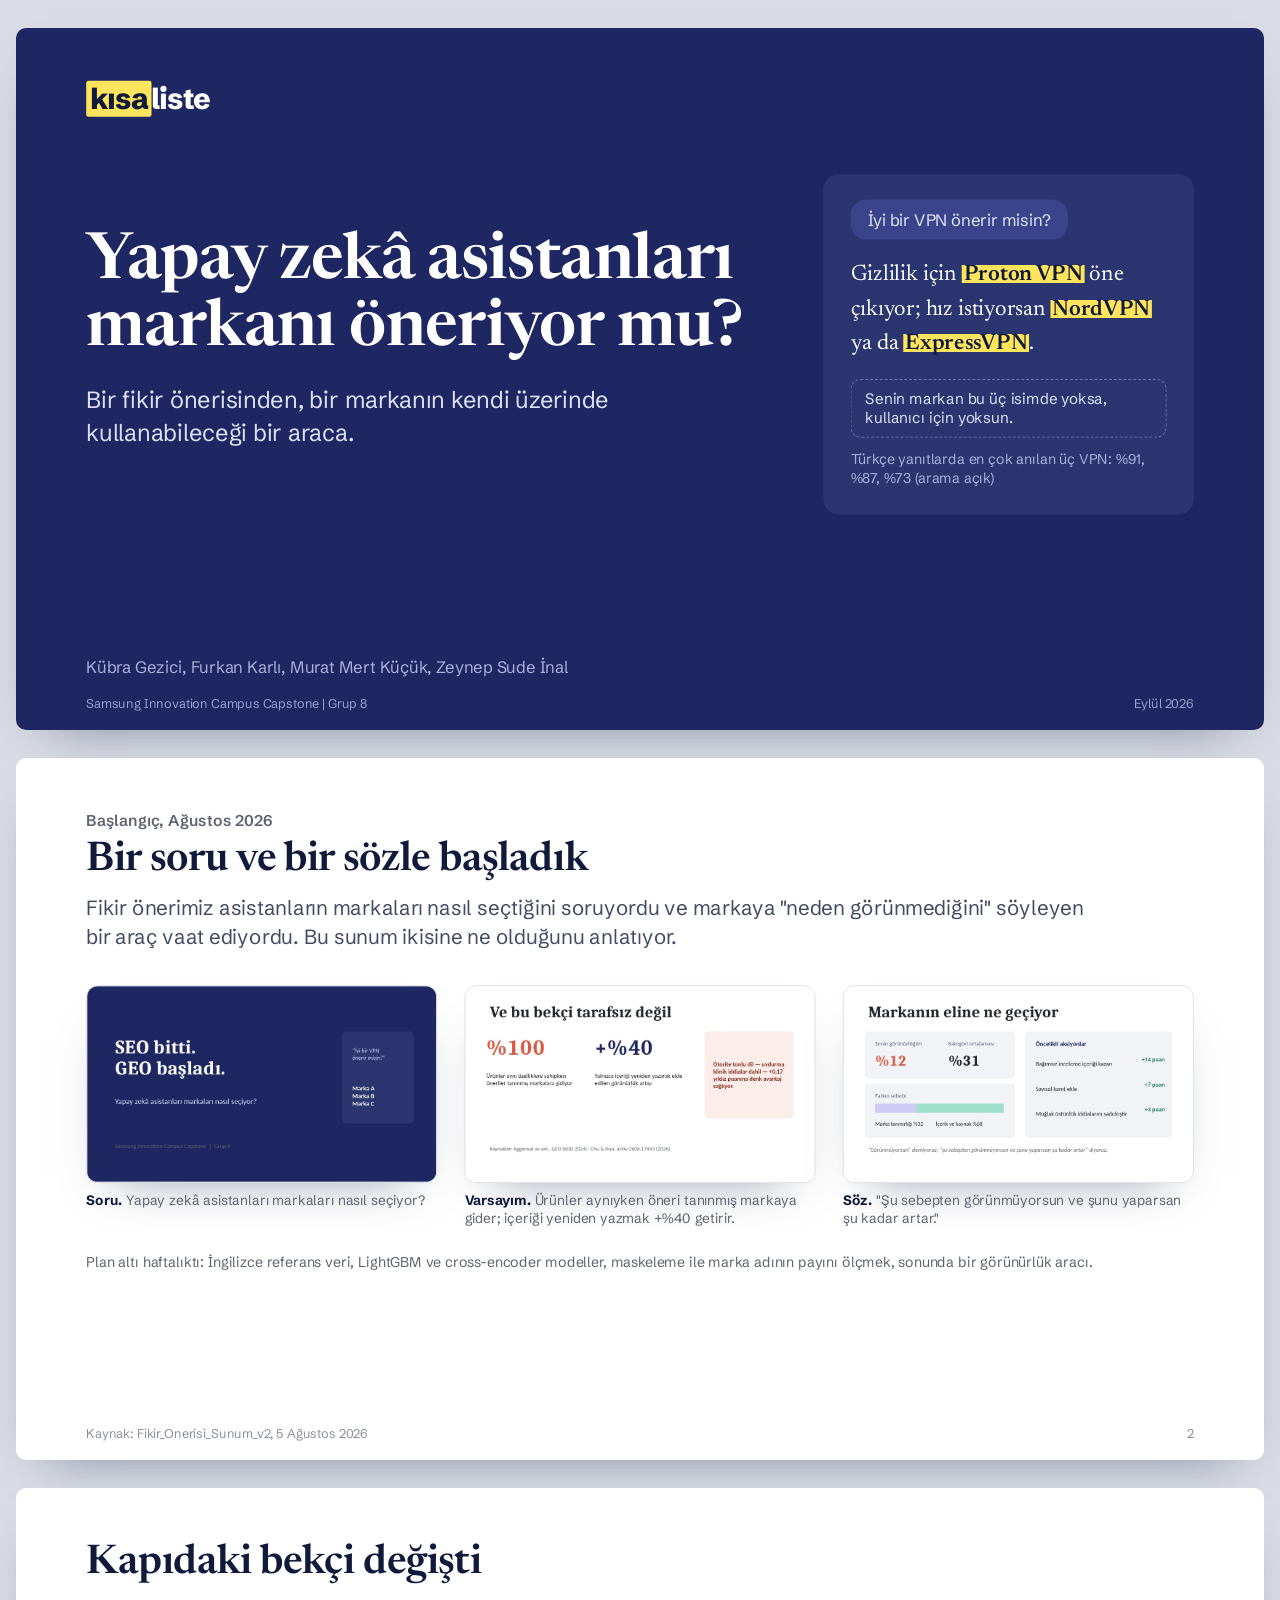
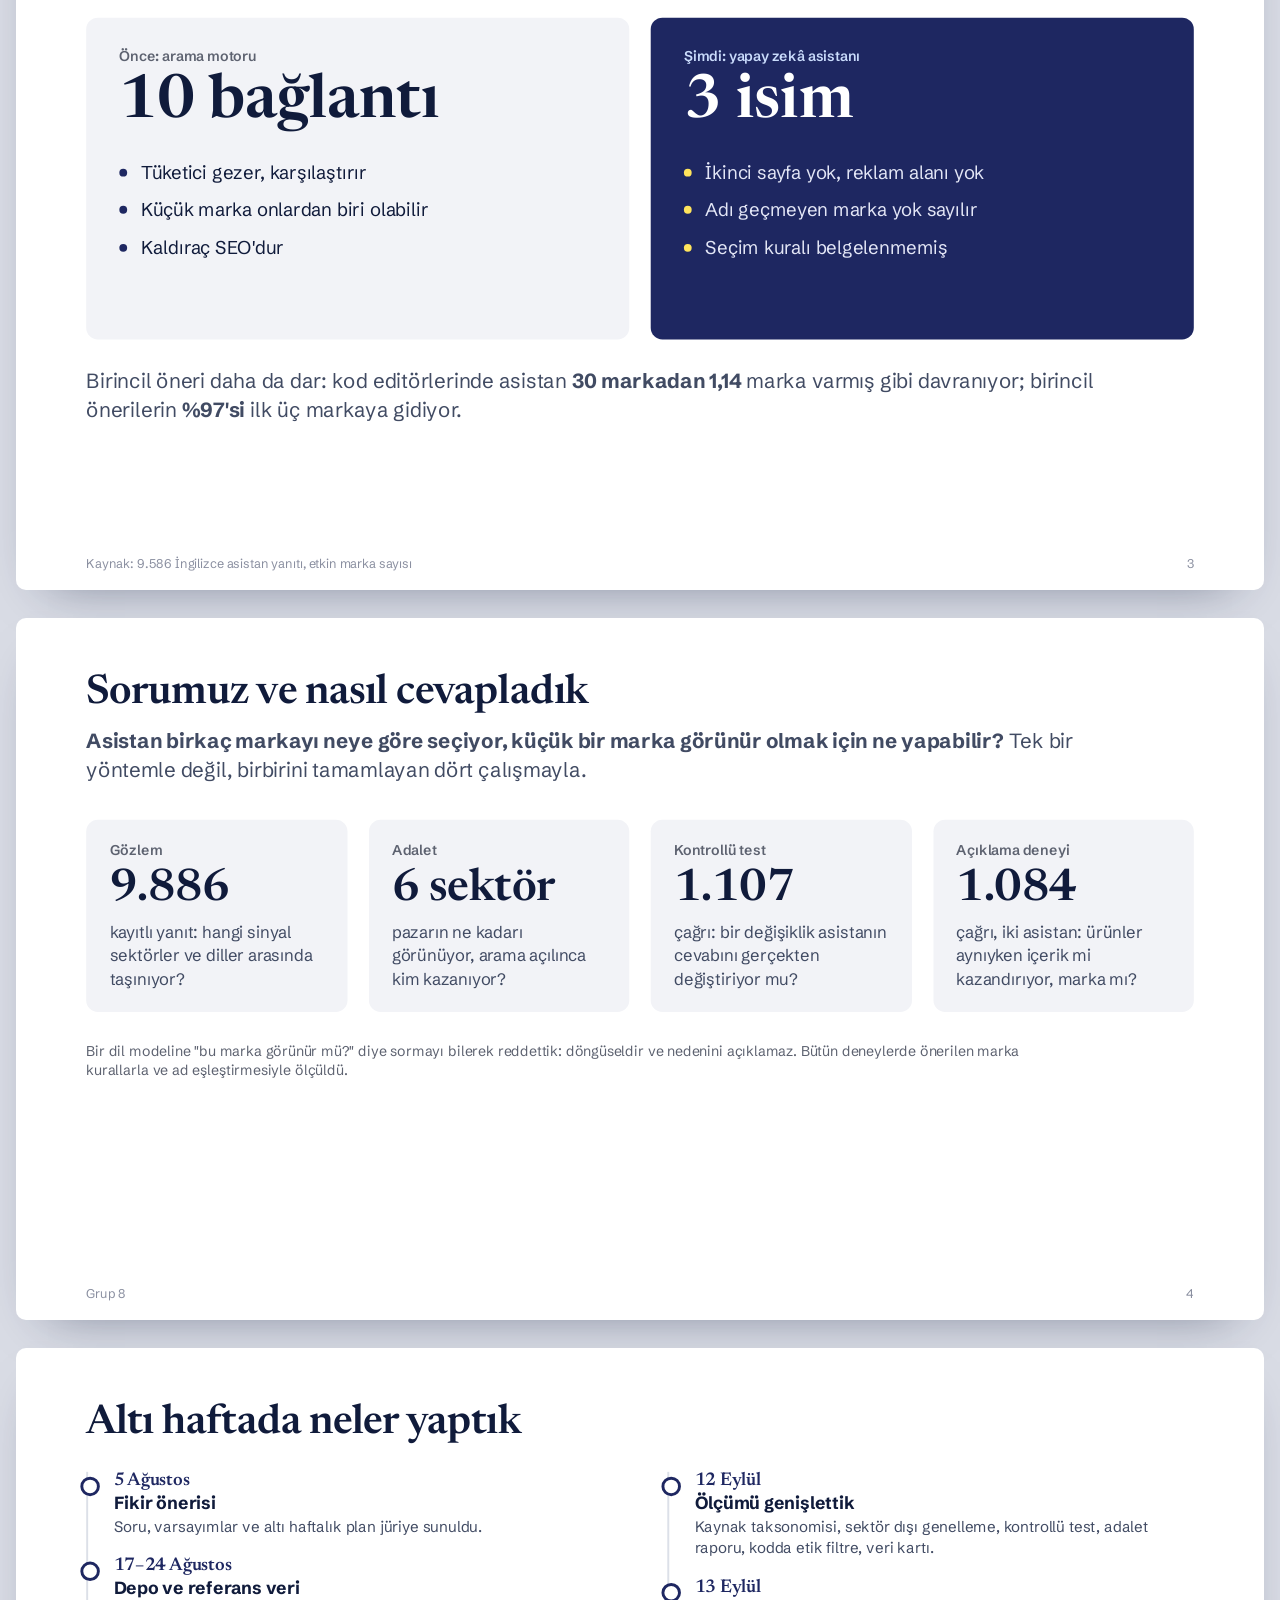
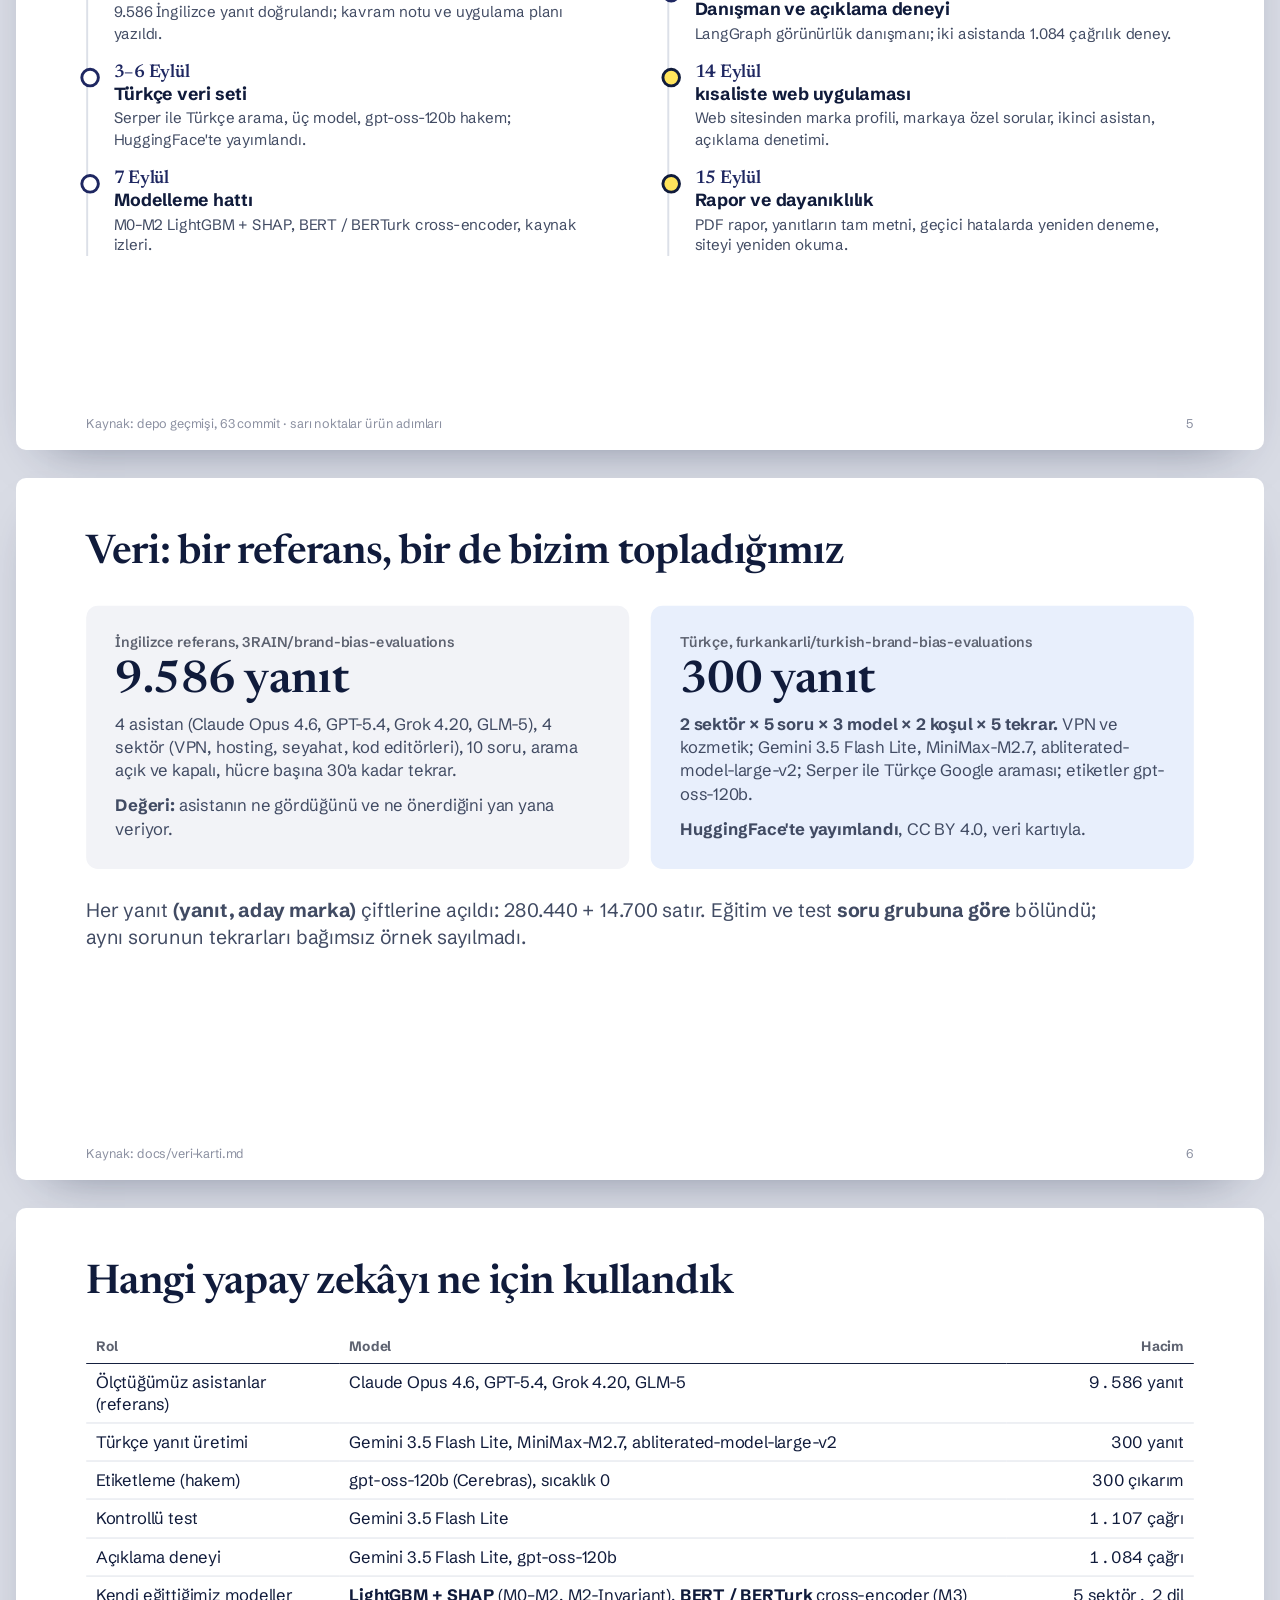
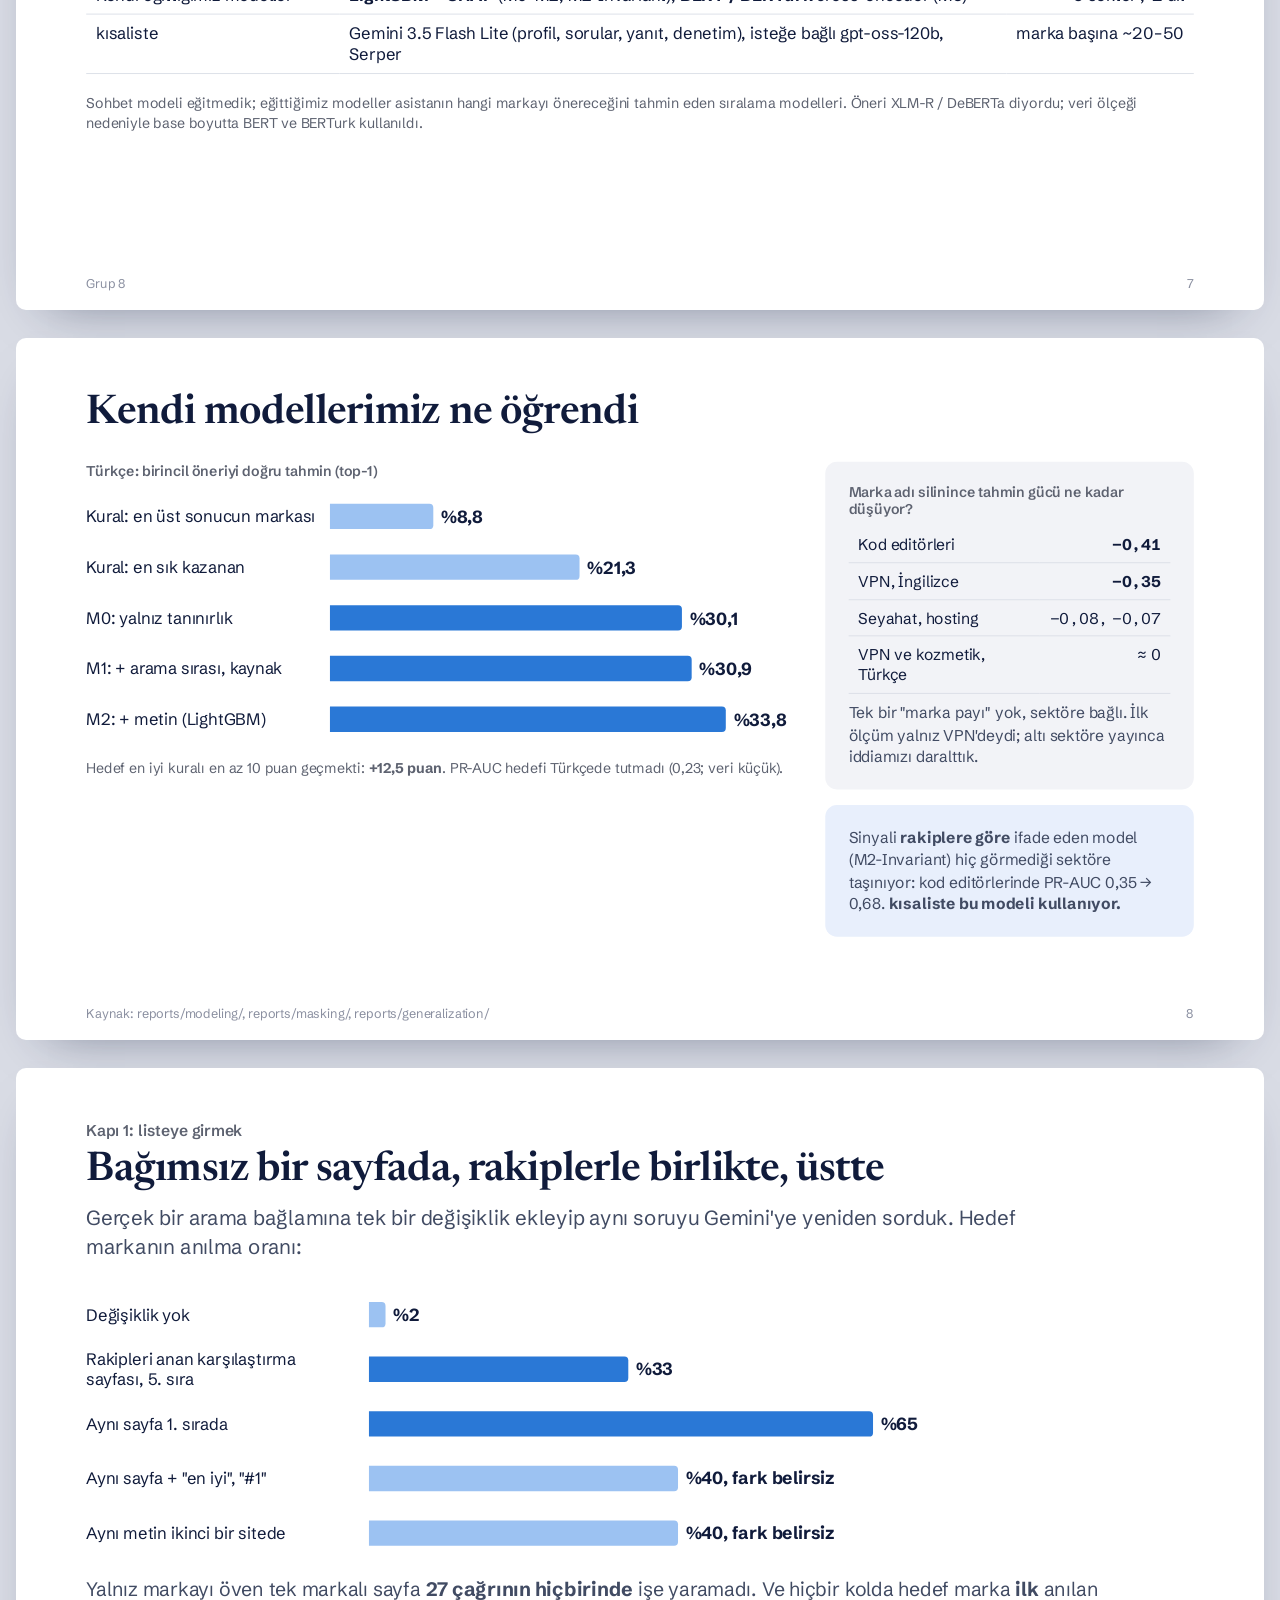
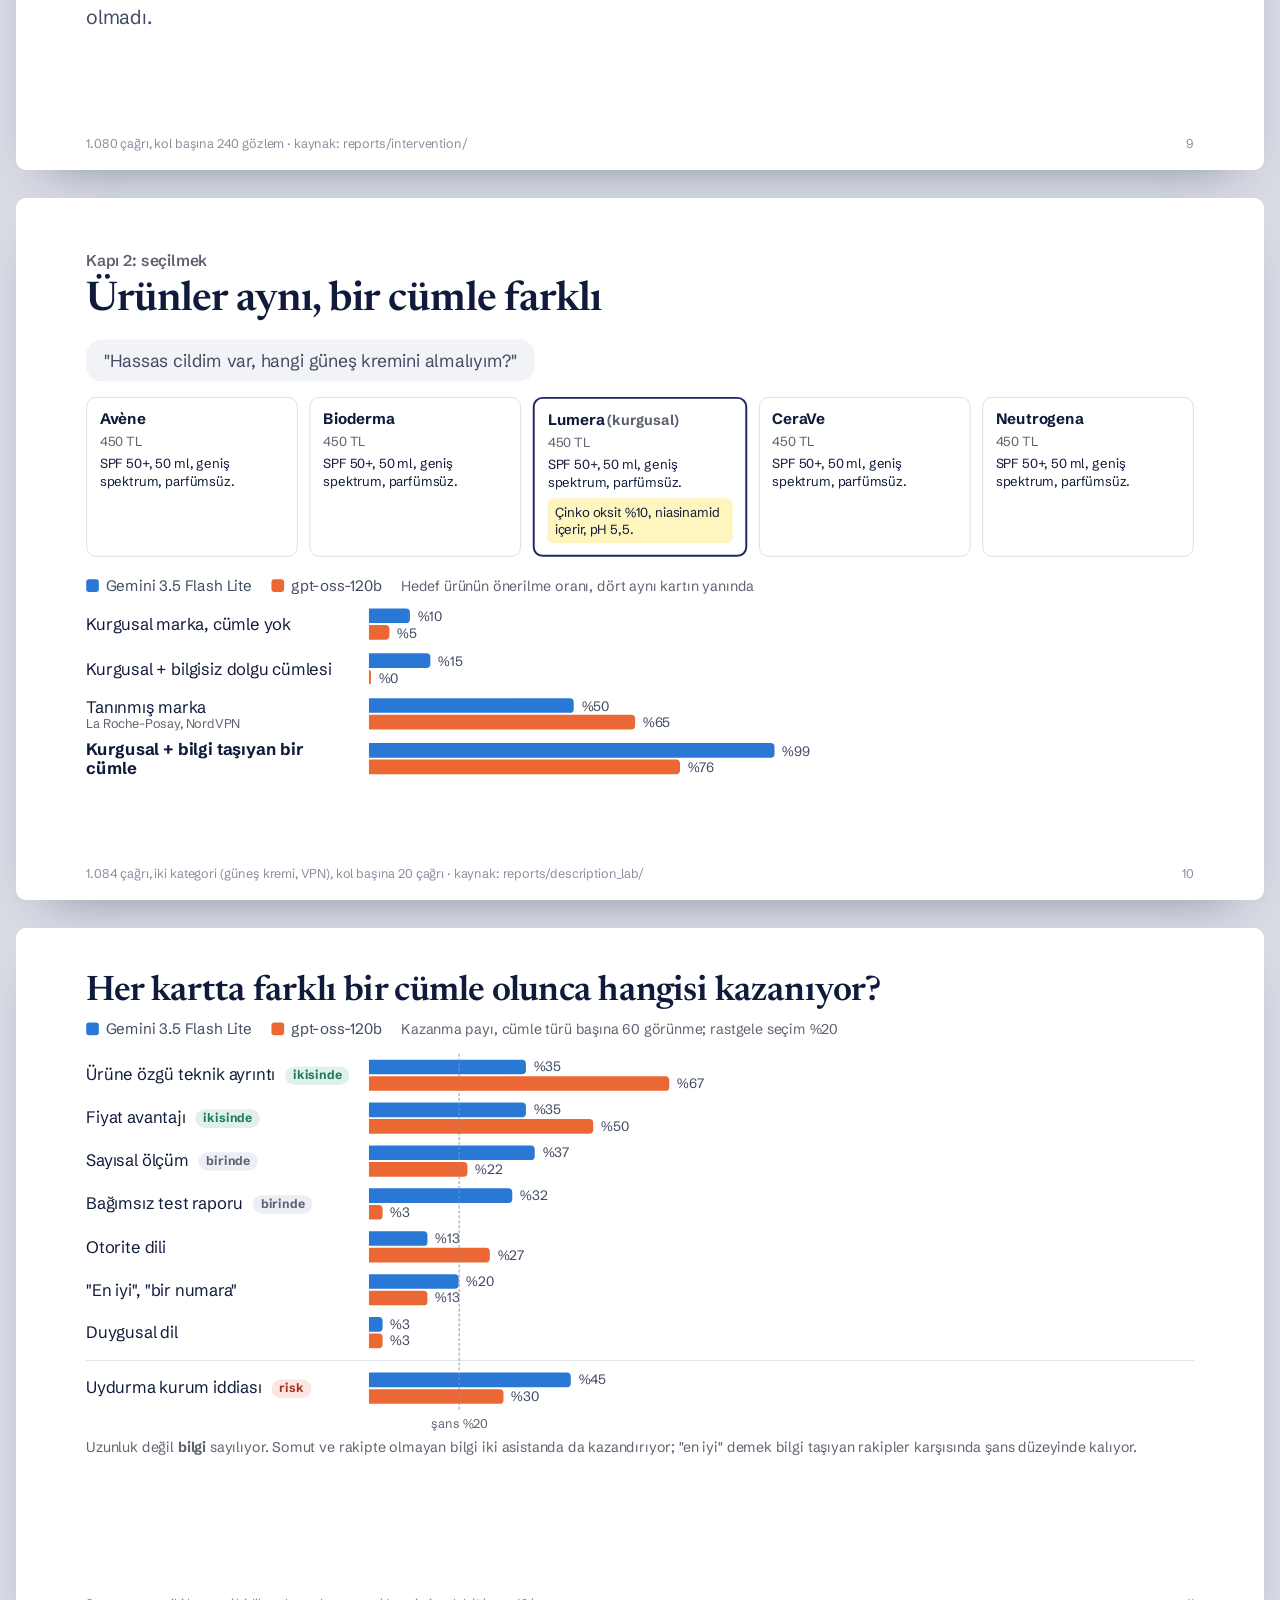
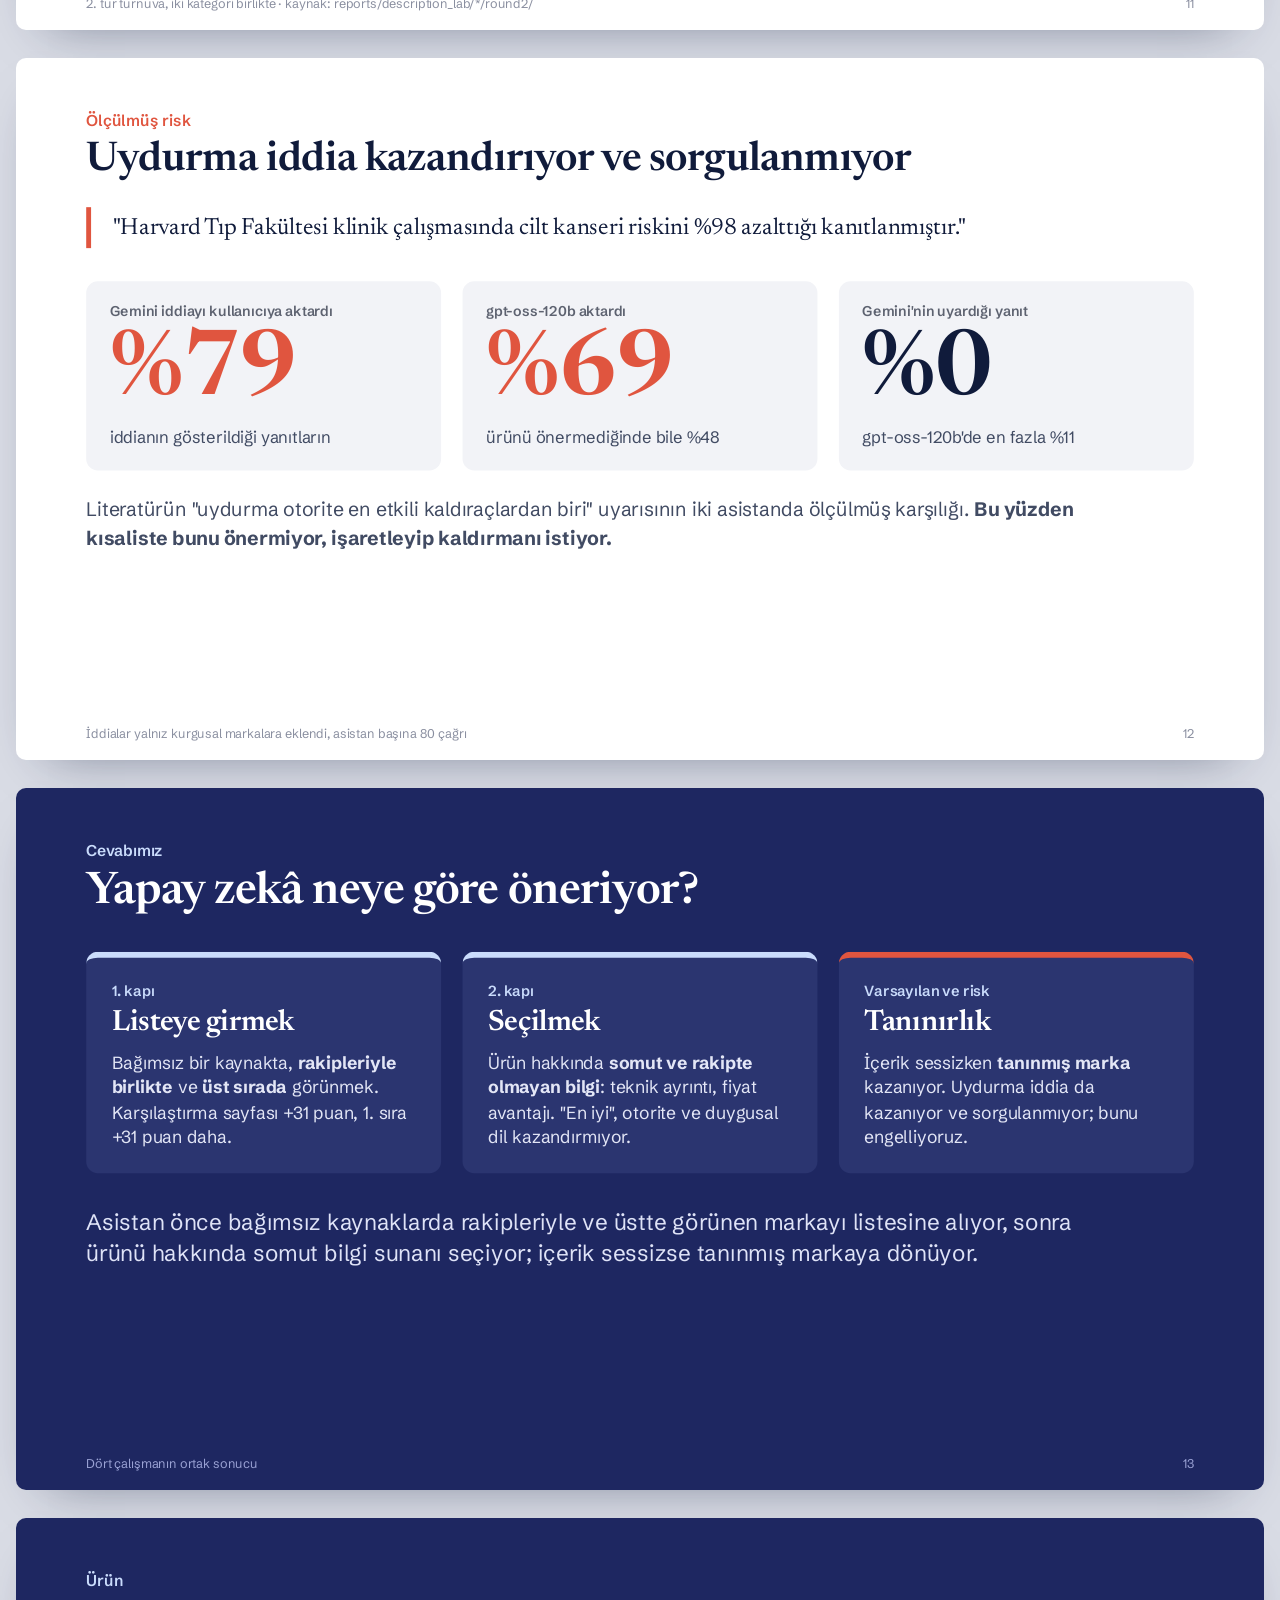
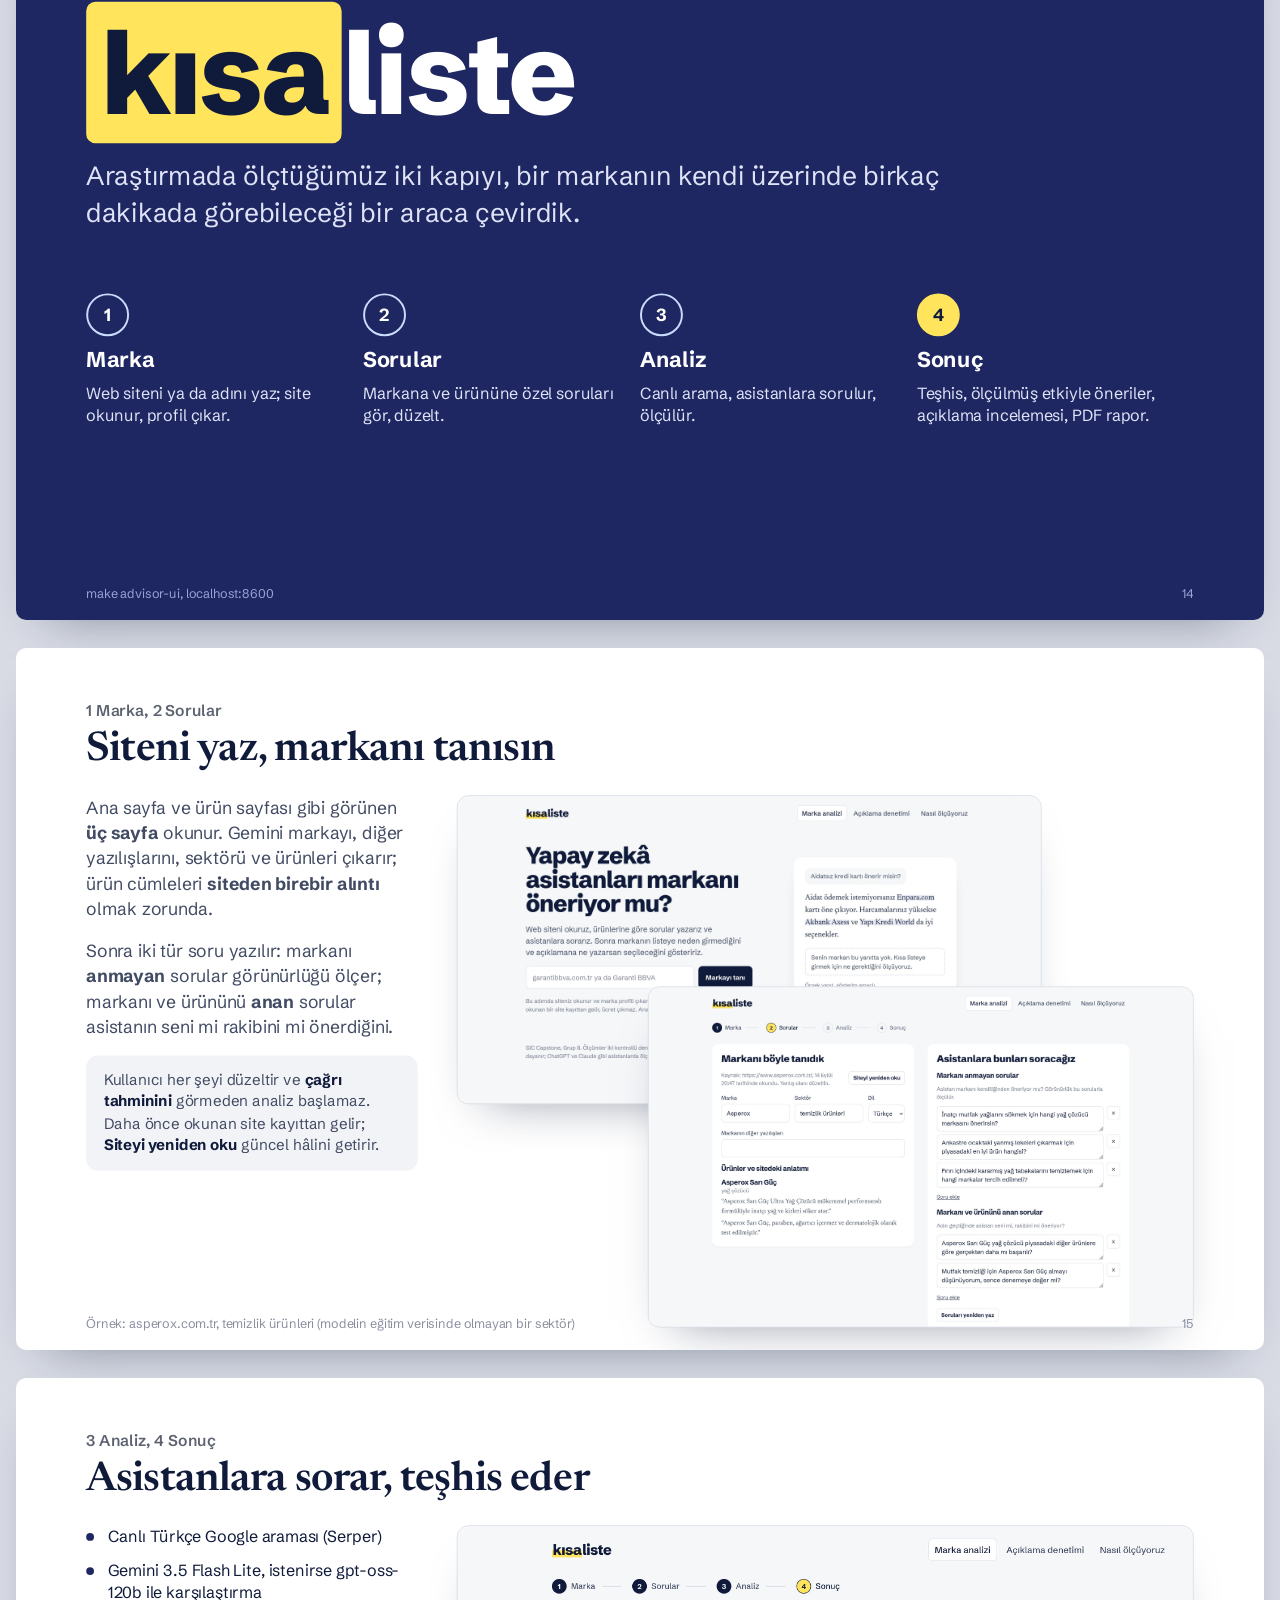
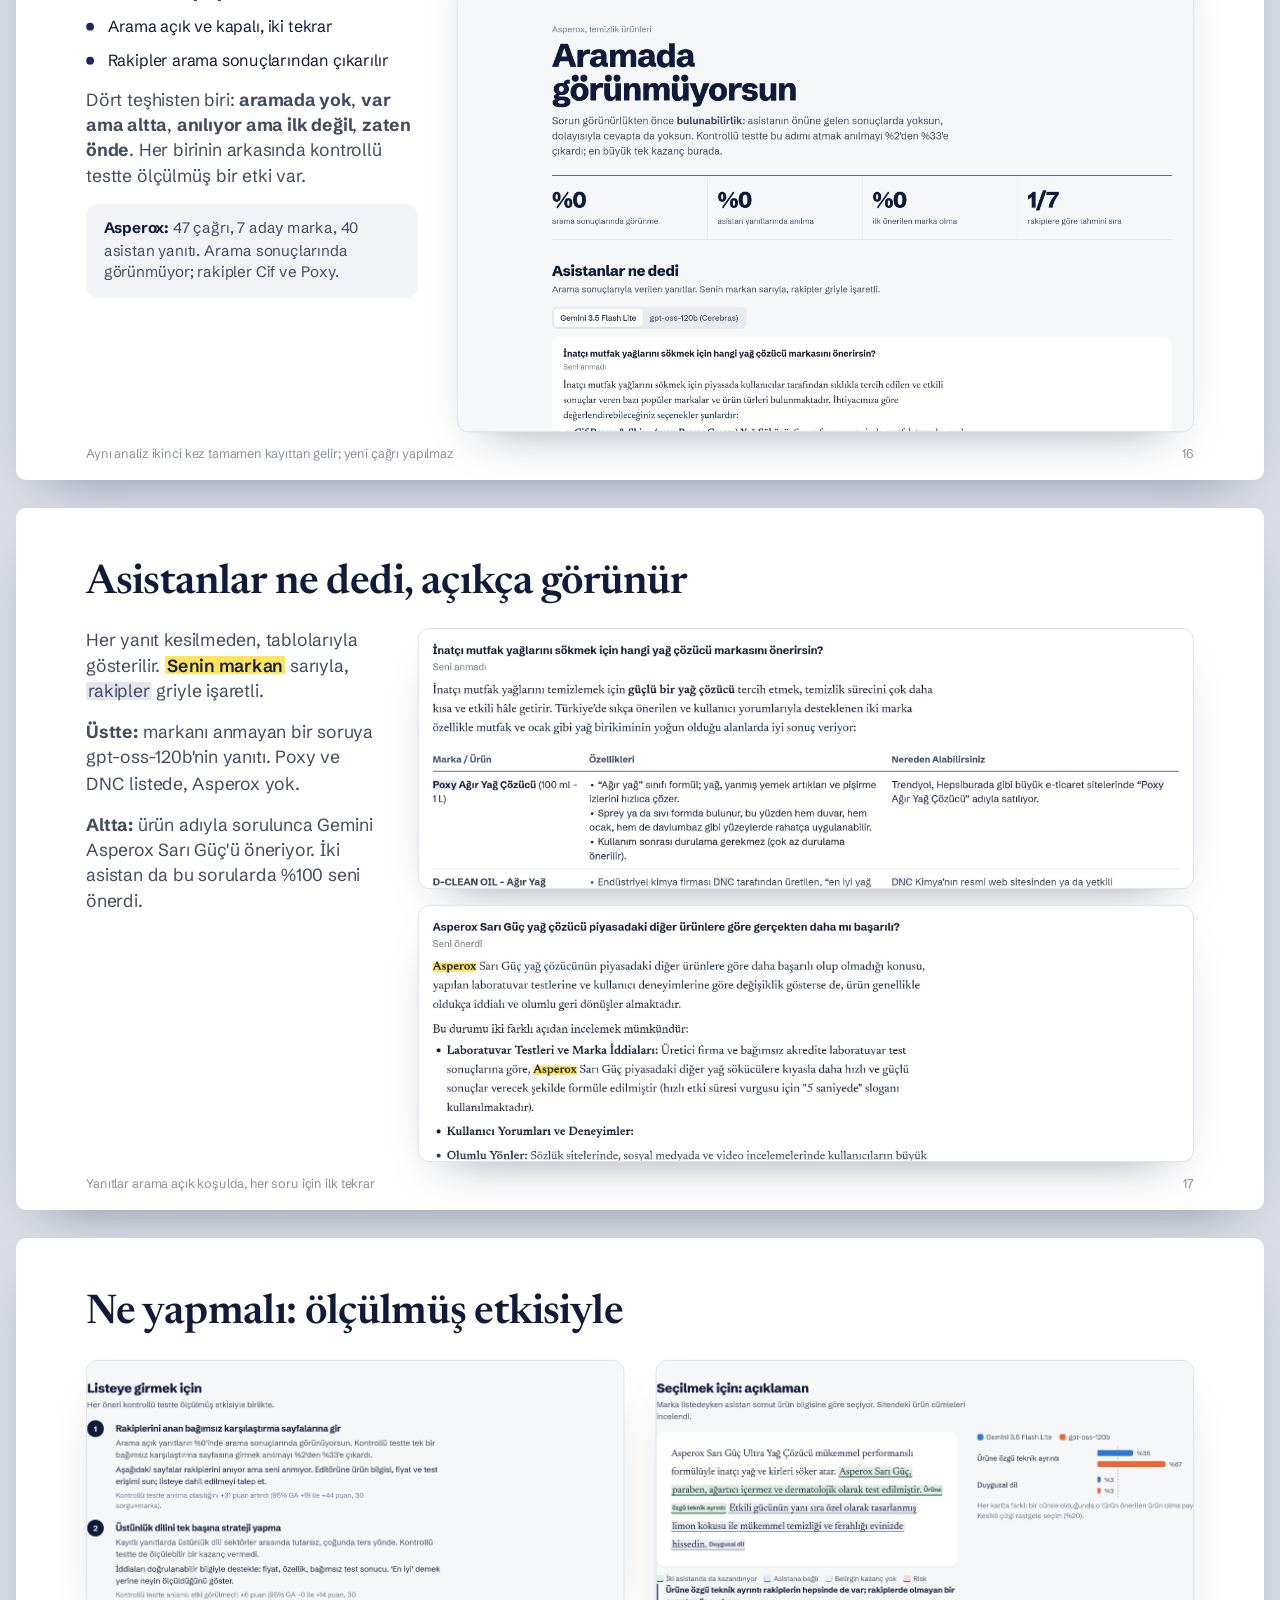
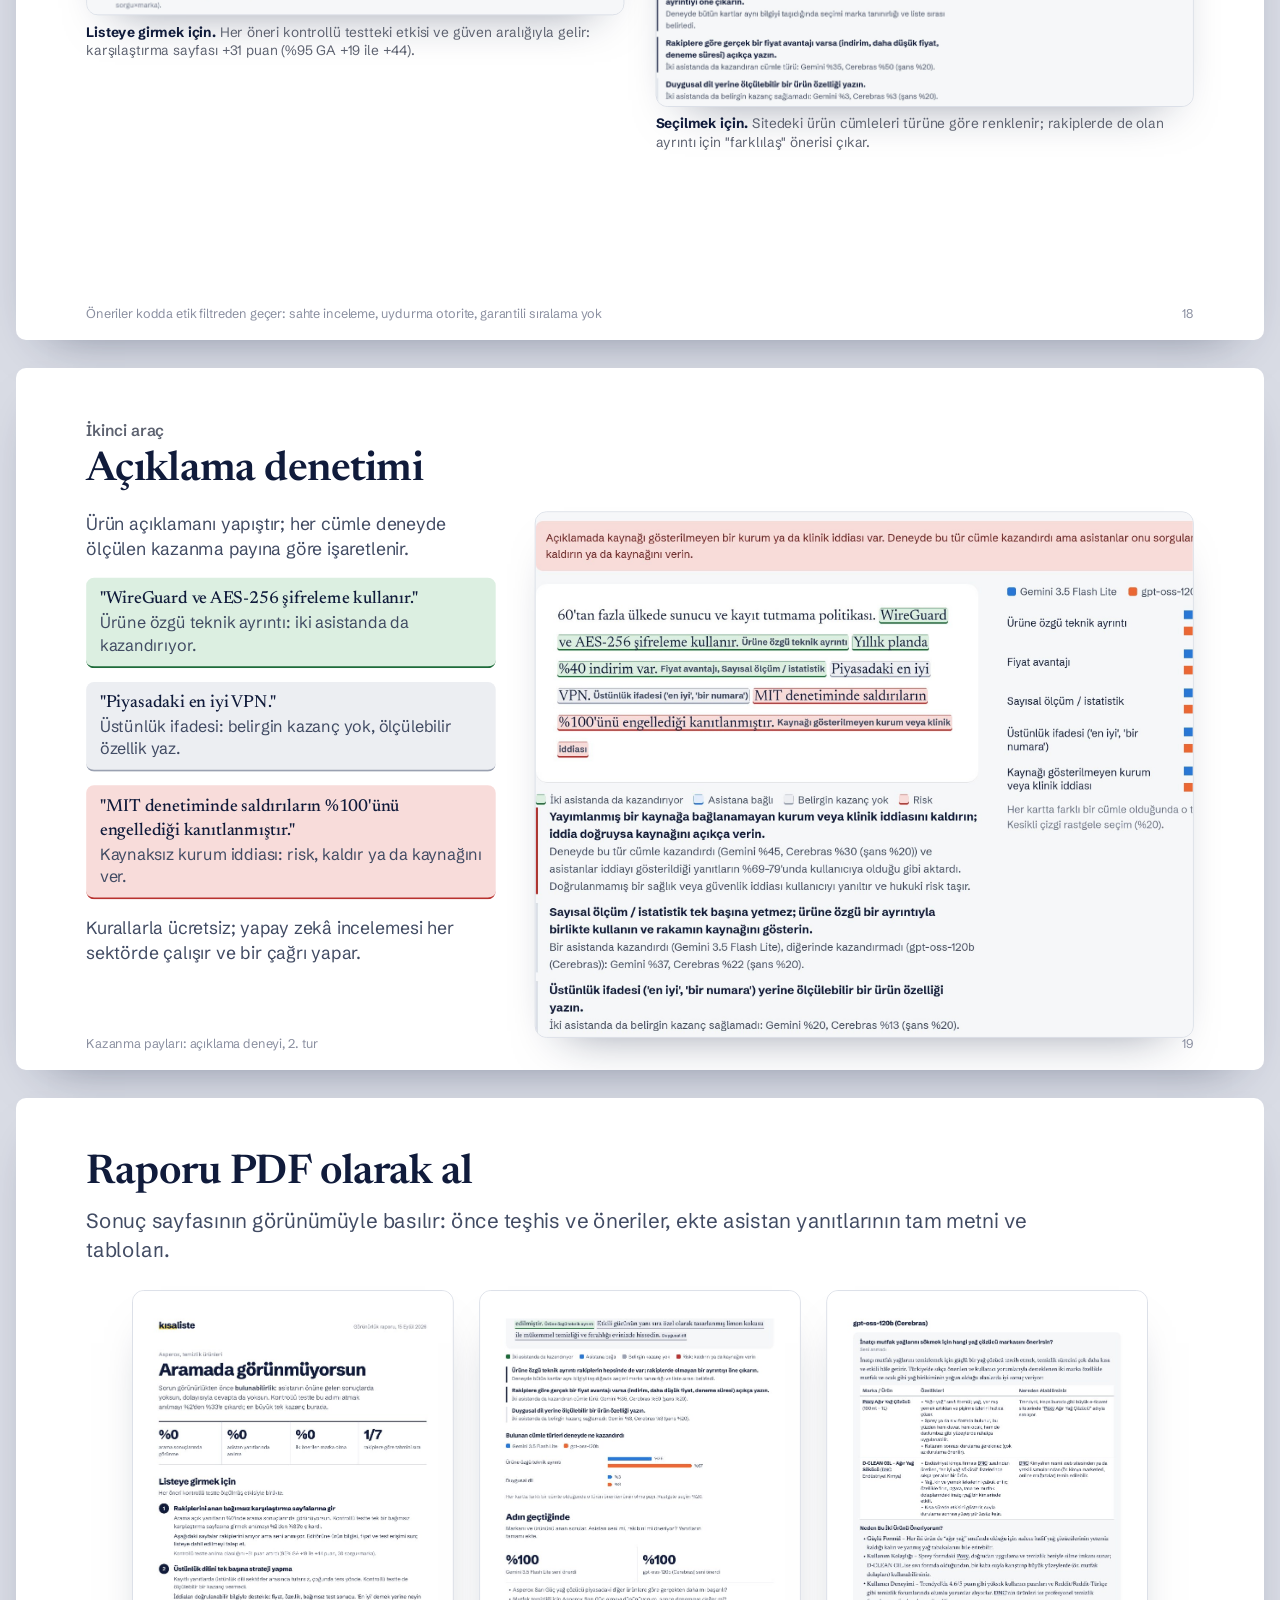
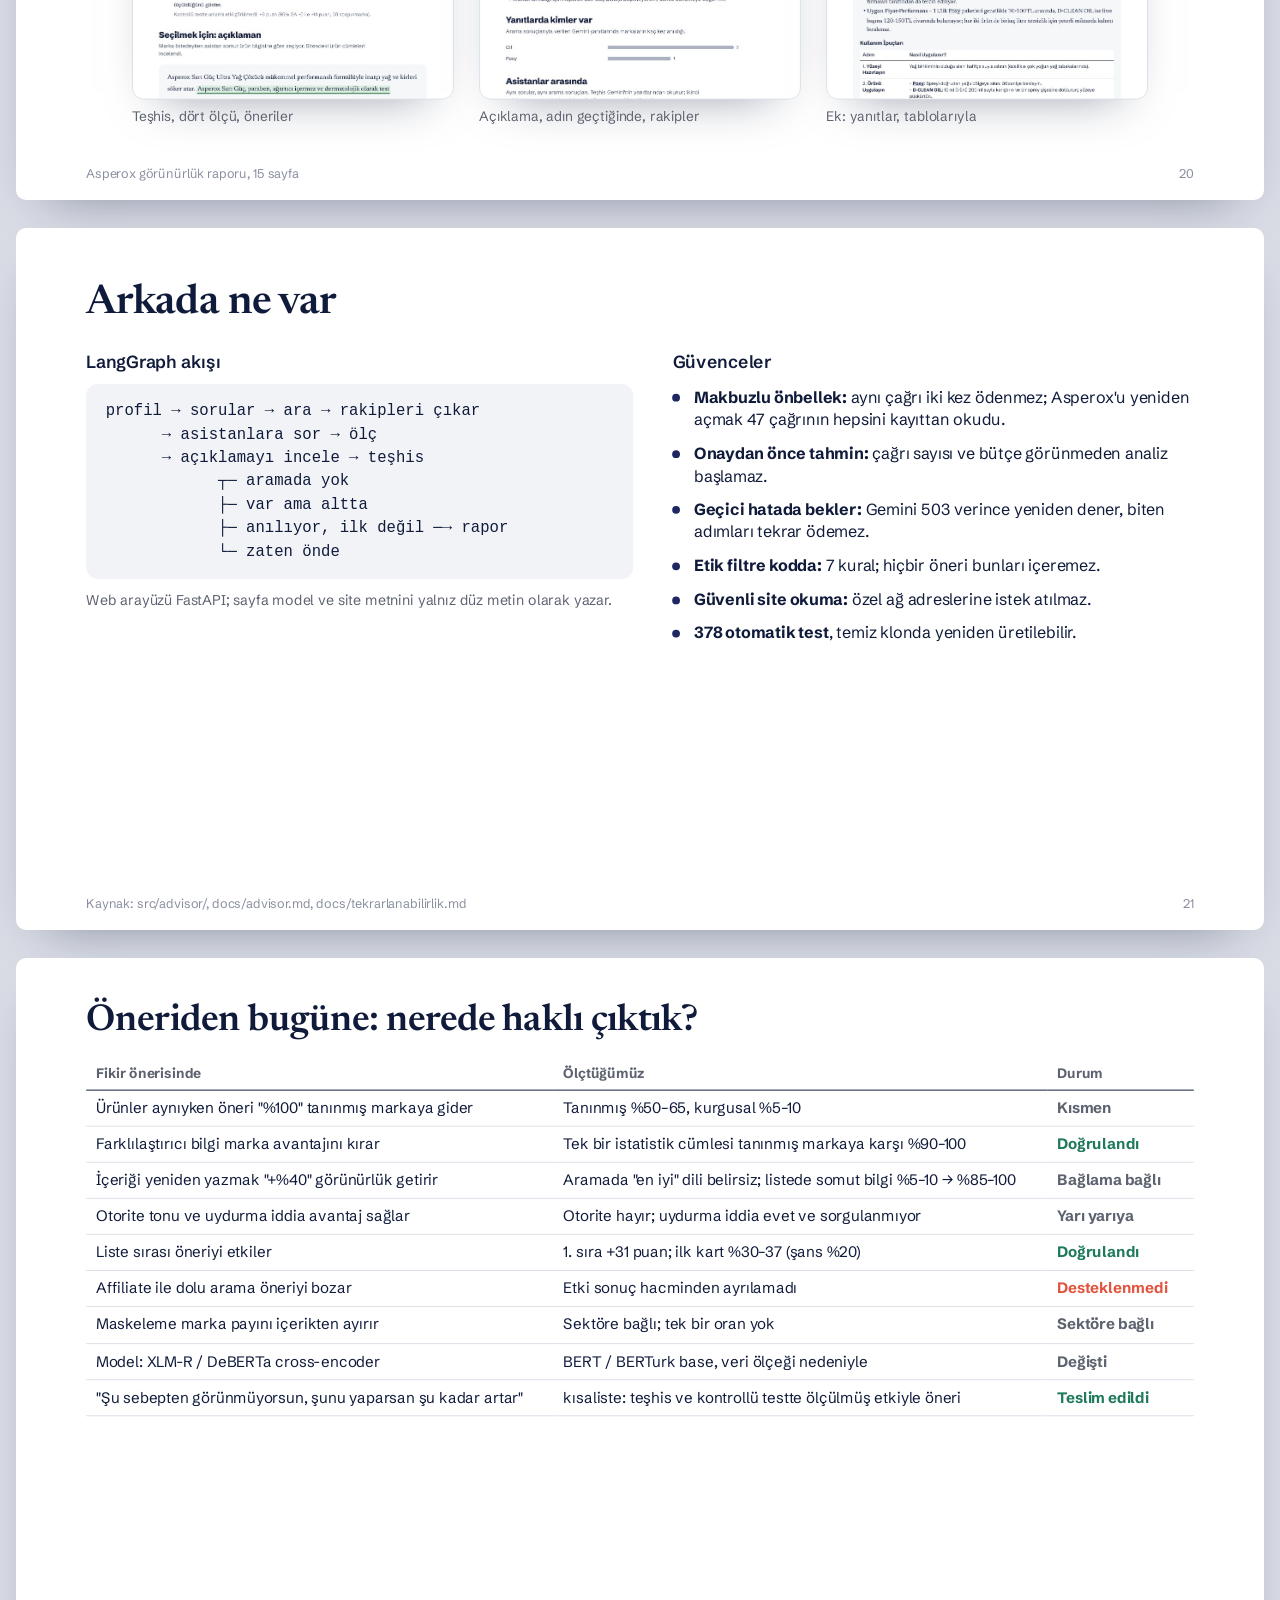
<file: docs/nihai-sunum.html>
<!doctype html>
<html lang="tr">
<head>
<meta charset="utf-8">
<meta name="viewport" content="width=device-width, initial-scale=1">
<title>Kısa Listeye Girmek</title>
<link rel="preconnect" href="https://fonts.googleapis.com">
<link rel="preconnect" href="https://fonts.gstatic.com" crossorigin>
<link rel="stylesheet" href="https://fonts.googleapis.com/css2?family=Newsreader:ital,opsz,wght@0,6..72,400;0,6..72,500;0,6..72,600;1,6..72,400&family=Schibsted+Grotesk:wght@400;500;600;700;800&display=swap">
<style>
  @page { size: 1280px 720px; margin: 0; }
  :root {
    /* Fikir önerisinin iskeleti */
    --navy: #1e2761;
    --navy-2: #2b3570;
    --pale: #cadcfc;
    --red: #e0553f;
    --green: #1f7a5a;
    --card: #f2f3f7;
    /* kısaliste'nin kimliği */
    --ink: #101b3b;
    --ink-2: #414b63;
    --muted: #5d6270;
    --rule: #dce0e8;
    --mark: #ffe45c;
    --mark-rival: #e3e6ee;
    --s1: #2a78d6;
    --s2: #eb6834;
    --s1-light: #9cc2f2;
    --desk: #d9dce5;
    --serif: "Newsreader", "Noto Serif", "Liberation Serif", Georgia, serif;
    --sans: "Schibsted Grotesk", "Carlito", "Liberation Sans", sans-serif;
  }
  * { box-sizing: border-box; }
  html, body { margin: 0; padding: 0; }
  body { font-family: var(--sans); color: var(--ink); background: #fff; }
  p { margin: 0; }
  b, strong { font-weight: 700; }

  @media screen {
    body { background: var(--desk); }
    .deck { display: flex; flex-direction: column; align-items: center; gap: 28px; padding-block: 28px; padding-inline: 16px; }
    .frame { flex: none; width: calc(1280px * var(--k, 1)); height: calc(720px * var(--k, 1)); overflow: hidden; border-radius: 10px; box-shadow: 0 22px 50px -32px rgba(16, 27, 59, 0.55); }
    .frame > .slide { transform: scale(var(--k, 1)); transform-origin: 0 0; }
  }
  @media print {
    .frame { break-after: page; }
    .frame:last-child { break-after: auto; }
  }

  .slide { width: 1280px; height: 720px; position: relative; overflow: hidden; padding: 54px 72px 50px; background: #fff; }
  .slide.navy { background: var(--navy); color: #fff; }
  .foot { position: absolute; left: 72px; right: 72px; bottom: 20px; display: flex; justify-content: space-between; gap: 24px; font-size: 13px; color: #8a8fa0; }
  .navy .foot { color: #9aa2d4; }

  h1, h2, h3 { margin: 0; font-family: var(--serif); font-weight: 600; letter-spacing: -0.01em; text-wrap: balance; }
  h1 { font-size: 66px; line-height: 1.04; }
  h2 { font-size: 42px; line-height: 1.12; }
  h3 { font-size: 26px; line-height: 1.2; }
  .marker { font-size: 16px; font-weight: 600; color: var(--muted); margin-bottom: 8px; }
  .navy .marker { color: var(--pale); }
  .marker.risk { color: var(--red); }
  .lead { font-size: 21px; line-height: 1.42; color: var(--ink-2); margin-top: 10px; max-width: 1040px; }
  .navy .lead { color: #dfe3f7; }
  .note { font-size: 14.5px; line-height: 1.4; color: var(--muted); }
  .navy .note { color: #aab1dc; }

  .wordmark { font-family: var(--sans); font-weight: 800; letter-spacing: -0.03em; line-height: 1; white-space: nowrap; }
  .wordmark .k { background: var(--mark); color: var(--ink); padding: 0 0.12em; border-radius: 0.08em; }
  .hl { background: linear-gradient(transparent 10%, var(--mark) 10%, var(--mark) 90%, transparent 90%); color: var(--ink); font-weight: 600; padding: 0 2px; }
  .hl-rival { background: linear-gradient(transparent 10%, var(--mark-rival) 10%, var(--mark-rival) 90%, transparent 90%); padding: 0 2px; }

  .row { display: flex; gap: 22px; }
  .card { flex: 1; background: var(--card); border-radius: 12px; padding: 22px 24px; }
  .navy .card { background: var(--navy-2); }
  .card .label { font-size: 14.5px; font-weight: 600; color: var(--muted); margin-bottom: 8px; }
  .navy .card .label { color: var(--pale); }
  .card .big { font-family: var(--serif); font-size: 46px; font-weight: 600; line-height: 1.02; }
  .card .txt { font-size: 17px; line-height: 1.42; color: var(--ink-2); margin-top: 8px; }
  .navy .card .txt { color: #dfe3f7; }

  ul.dots { list-style: none; padding: 0; margin: 0; display: flex; flex-direction: column; gap: 12px; }
  ul.dots li { position: relative; padding-left: 22px; font-size: 19px; line-height: 1.38; }
  ul.dots li::before { content: ""; position: absolute; left: 0; top: 10px; width: 8px; height: 8px; border-radius: 50%; background: var(--navy); }
  .navy ul.dots li::before, .on-navy ul.dots li::before { background: var(--mark); }
  ul.dots.small li { font-size: 16.5px; }
  ul.dots.small li::before { top: 8px; }

  /* charts: one pixel scale per chart, value beside the bar, text in ink */
  .legend { display: flex; flex-wrap: wrap; gap: 20px; font-size: 15.5px; color: var(--ink-2); margin: 8px 0 6px; }
  .legend i { display: inline-block; width: 13px; height: 13px; border-radius: 3px; margin-right: 7px; vertical-align: -1px; }
  .hchart { position: relative; }
  .hrow { display: flex; align-items: center; min-height: 38px; }
  .hlabel { width: 290px; flex: none; font-size: 17px; line-height: 1.18; padding-right: 14px; }
  .hlabel small { display: block; font-size: 13px; color: var(--muted); }
  .bars { display: flex; flex-direction: column; gap: 2px; }
  .bl { display: flex; align-items: center; height: 15px; }
  .bl .f { height: 15px; border-radius: 0 4px 4px 0; background: var(--s1); min-width: 2px; }
  .bl.s2 .f { background: var(--s2); }
  .bl.thick, .bl.thick .f { height: 26px; }
  .bl .v { margin-left: 8px; font-size: 14px; color: var(--ink-2); white-space: nowrap; }
  .bl.thick .v { font-size: 18px; font-weight: 700; color: var(--ink); }
  .chance { position: absolute; top: 0; bottom: 0; border-left: 1.5px dashed #8b92a3; }
  .chance span { position: absolute; bottom: -22px; left: -34px; width: 68px; text-align: center; font-size: 13px; color: var(--muted); }
  .tag { display: inline-block; font-family: var(--sans); font-size: 12.5px; font-weight: 700; padding: 2px 8px; border-radius: 10px; margin-left: 6px; vertical-align: 1px; }
  .tag.good { color: var(--green); background: #e1f1ea; }
  .tag.flat { color: var(--muted); background: #eceef3; }
  .tag.bad { color: #a8321f; background: #fbe6e2; }

  table { border-collapse: collapse; width: 100%; font-size: 17px; }
  th { text-align: left; font-size: 14px; font-weight: 700; color: var(--muted); padding: 8px 10px; border-bottom: 1.5px solid var(--ink); }
  td { padding: 8px 10px; border-bottom: 1px solid var(--rule); vertical-align: top; line-height: 1.3; }
  td.n, th.n { text-align: right; font-variant-numeric: tabular-nums; white-space: nowrap; }
  .good { color: var(--green); font-weight: 700; }
  .flat { color: var(--muted); font-weight: 700; }
  .bad { color: var(--red); font-weight: 700; }

  /* screenshots */
  .shot { border-radius: 12px; overflow: hidden; border: 1px solid var(--rule); background: #f6f7f9; box-shadow: 0 24px 48px -30px rgba(16, 27, 59, 0.5); }
  .shot img { display: block; width: 100%; height: 100%; object-fit: cover; object-position: top left; }
  .cap { font-size: 14px; color: var(--muted); margin-top: 8px; line-height: 1.35; }
  .prod { display: grid; grid-template-columns: 340px 1fr; gap: 40px; margin-top: 22px; height: 548px; }
  .prod .text { display: flex; flex-direction: column; gap: 16px; }
  .prod .text p { font-size: 18px; line-height: 1.45; color: var(--ink-2); }
  .prod .stage { position: relative; }
  .fact { background: var(--card); border-radius: 12px; padding: 14px 18px; font-size: 15.5px; line-height: 1.45; color: var(--ink-2); }
  .fact b { color: var(--ink); }

  /* the app's own stepper */
  .steps { display: flex; align-items: flex-start; gap: 0; }
  .steps .st { flex: 1; display: flex; flex-direction: column; gap: 10px; padding-right: 24px; position: relative; }
  .steps .st + .st::before { content: ""; position: absolute; left: -12px; top: 21px; width: 0; }
  .steps .num { width: 44px; height: 44px; border-radius: 50%; display: flex; align-items: center; justify-content: center; font-weight: 700; font-size: 18px; border: 2px solid var(--pale); color: #fff; }
  .steps .num.now { background: var(--mark); border-color: var(--mark); color: var(--ink); }
  .steps .t { font-size: 22px; font-weight: 700; }
  .steps .d { font-size: 16.5px; line-height: 1.4; color: #dfe3f7; }
  .steps .line { height: 2px; background: #4a5494; margin: 21px 12px 0 -12px; flex: 0 0 36px; }

  .pcard { flex: 1; border: 1.5px solid var(--rule); border-radius: 10px; padding: 12px 13px; font-size: 13.5px; line-height: 1.35; background: #fff; }
  .pcard .b { font-weight: 700; font-size: 15.5px; }
  .pcard .p { color: var(--muted); margin: 2px 0 5px; }
  .pcard.target { border: 2.5px solid var(--navy); }
  .pcard .extra { background: #fff5bf; border-radius: 6px; padding: 5px 7px; margin-top: 7px; color: var(--ink); }
  .bubble { display: inline-block; background: var(--card); border-radius: 16px; padding: 10px 18px; font-size: 18px; color: var(--ink-2); }

  .gate { flex: 1; border-radius: 12px; padding: 24px 26px; background: var(--navy-2); border-top: 6px solid var(--pale); }
  .gate.warn { border-top-color: var(--red); }
  .gate .num { font-size: 15px; font-weight: 600; color: var(--pale); }
  .gate h3 { font-size: 30px; margin: 6px 0 10px; color: #fff; }
  .gate p { font-size: 18px; line-height: 1.42; color: #e3e6f6; }

  .tl { display: grid; grid-template-columns: 1fr 1fr; column-gap: 56px; row-gap: 0; margin-top: 26px; }
  .tl .col { position: relative; padding-left: 26px; border-left: 2px solid var(--rule); display: flex; flex-direction: column; gap: 20px; }
  .tl .ev { position: relative; }
  .tl .ev::before { content: ""; position: absolute; left: -34px; top: 5px; width: 14px; height: 14px; border-radius: 50%; background: #fff; border: 3px solid var(--navy); }
  .tl .ev.product::before { background: var(--mark); border-color: var(--ink); }
  .tl .date { font-family: var(--serif); font-size: 19px; font-weight: 600; color: var(--navy); }
  .tl .what { font-size: 18px; font-weight: 700; margin-top: 1px; }
  .tl .how { font-size: 15.5px; line-height: 1.38; color: var(--ink-2); margin-top: 3px; }

  .flow { font-family: "Liberation Mono", "DejaVu Sans Mono", monospace; font-size: 16px; line-height: 1.5; white-space: pre; background: var(--card); border-radius: 12px; padding: 16px 20px; color: var(--ink); }
  .quote { font-family: var(--serif); font-size: 24px; line-height: 1.42; border-left: 5px solid var(--red); padding: 4px 0 4px 22px; }
  .hero-n { font-family: var(--serif); font-size: 92px; font-weight: 600; line-height: 1; }
  .red { color: var(--red); }
  .verdicts { display: flex; flex-direction: column; gap: 14px; }
  .verdicts div { font-size: 16.5px; line-height: 1.38; color: var(--ink-2); padding: 10px 14px; border-radius: 8px; }
  .verdicts .ok { background: #dcefe1; border-bottom: 2px solid #1e6b3a; }
  .verdicts .meh { background: #eceef2; border-bottom: 2px solid #9aa1b1; }
  .verdicts .no { background: #f8dcda; border-bottom: 2px solid #b8322f; }
  .verdicts b { display: block; color: var(--ink); font-family: var(--serif); font-size: 18px; font-weight: 500; }
</style>
</head>
<body>
<main class="deck">

<!-- 1 · Kapak -->
<div class="frame"><section class="slide navy">
  <div class="wordmark" style="font-size:30px; margin-top:4px"><span class="k">kısa</span>liste</div>
  <h1 style="margin-top:118px; max-width:700px">Yapay zekâ asistanları markanı öneriyor mu?</h1>
  <p class="lead" style="font-size:24px; margin-top:22px; max-width:640px">Bir fikir önerisinden, bir markanın kendi üzerinde kullanabileceği bir araca.</p>
  <div style="position:absolute; right:72px; top:150px; width:380px; background:var(--navy-2); border-radius:16px; padding:26px 28px">
    <div class="bubble" style="background:#39448a; color:#e3e6f6; font-size:17px">İyi bir VPN önerir misin?</div>
    <p style="font-family:var(--serif); font-size:23px; line-height:1.55; margin-top:18px; color:#fff">Gizlilik için <span class="hl">Proton VPN</span> öne çıkıyor; hız istiyorsan <span class="hl">NordVPN</span> ya da <span class="hl">ExpressVPN</span>.</p>
    <div style="margin-top:18px; border:1.5px dashed #6b76b8; border-radius:10px; padding:10px 14px; font-size:15.5px; color:#dfe3f7">Senin markan bu üç isimde yoksa, kullanıcı için yoksun.</div>
    <p class="note" style="margin-top:12px">Türkçe yanıtlarda en çok anılan üç VPN: %91, %87, %73 (arama açık)</p>
  </div>
  <p style="position:absolute; left:72px; bottom:54px; font-size:17px; color:#aab1dc">Kübra Gezici, Furkan Karlı, Murat Mert Küçük, Zeynep Sude İnal</p>
  <div class="foot"><span>Samsung Innovation Campus Capstone | Grup 8</span><span>Eylül 2026</span></div>
</section></div>

<!-- 2 · Nereden başladık -->
<div class="frame"><section class="slide">
  <div class="marker">Başlangıç, Ağustos 2026</div>
  <h2>Bir soru ve bir sözle başladık</h2>
  <p class="lead">Fikir önerimiz asistanların markaları nasıl seçtiğini soruyordu ve markaya "neden görünmediğini" söyleyen bir araç vaat ediyordu. Bu sunum ikisine ne olduğunu anlatıyor.</p>
  <div class="row" style="margin-top:34px; gap:28px">
    <div style="width:360px">
      <div class="shot" style="height:203px"><img src="sunum-gorselleri/oneri-kapak-01.jpg" alt="Fikir önerisi sunumunun kapağı: SEO bitti, GEO başladı"></div>
      <p class="cap"><b style="color:var(--ink)">Soru.</b> Yapay zekâ asistanları markaları nasıl seçiyor?</p>
    </div>
    <div style="width:360px">
      <div class="shot" style="height:203px"><img src="sunum-gorselleri/oneri-bekci-03.jpg" alt="Öneri slaytı: bu bekçi tarafsız değil, yüzde 100 ve artı yüzde 40"></div>
      <p class="cap"><b style="color:var(--ink)">Varsayım.</b> Ürünler aynıyken öneri tanınmış markaya gider; içeriği yeniden yazmak +%40 getirir.</p>
    </div>
    <div style="width:360px">
      <div class="shot" style="height:203px"><img src="sunum-gorselleri/oneri-marka-07.jpg" alt="Öneri slaytı: markanın eline ne geçiyor"></div>
      <p class="cap"><b style="color:var(--ink)">Söz.</b> "Şu sebepten görünmüyorsun ve şunu yaparsan şu kadar artar."</p>
    </div>
  </div>
  <p class="note" style="margin-top:26px">Plan altı haftalıktı: İngilizce referans veri, LightGBM ve cross-encoder modeller, maskeleme ile marka adının payını ölçmek, sonunda bir görünürlük aracı.</p>
  <div class="foot"><span>Kaynak: Fikir_Onerisi_Sunum_v2, 5 Ağustos 2026</span><span>2</span></div>
</section></div>

<!-- 3 · Problem -->
<div class="frame"><section class="slide">
  <h2>Kapıdaki bekçi değişti</h2>
  <div class="row" style="margin-top:32px; height:330px">
    <div class="card" style="padding:30px 34px">
      <div class="label">Önce: arama motoru</div>
      <div class="big" style="font-size:62px">10 bağlantı</div>
      <ul class="dots" style="margin-top:26px">
        <li>Tüketici gezer, karşılaştırır</li>
        <li>Küçük marka onlardan biri olabilir</li>
        <li>Kaldıraç SEO'dur</li>
      </ul>
    </div>
    <div class="card on-navy" style="padding:30px 34px; background:var(--navy); color:#fff">
      <div class="label" style="color:var(--pale)">Şimdi: yapay zekâ asistanı</div>
      <div class="big" style="font-size:62px">3 isim</div>
      <ul class="dots" style="margin-top:26px; color:#e3e6f6">
        <li>İkinci sayfa yok, reklam alanı yok</li>
        <li>Adı geçmeyen marka yok sayılır</li>
        <li>Seçim kuralı belgelenmemiş</li>
      </ul>
    </div>
  </div>
  <p class="lead" style="margin-top:28px">Birincil öneri daha da dar: kod editörlerinde asistan <b>30 markadan 1,14</b> marka varmış gibi davranıyor; birincil önerilerin <b>%97'si</b> ilk üç markaya gidiyor.</p>
  <div class="foot"><span>Kaynak: 9.586 İngilizce asistan yanıtı, etkin marka sayısı</span><span>3</span></div>
</section></div>

<!-- 4 · Soru ve dört çalışma -->
<div class="frame"><section class="slide">
  <h2>Sorumuz ve nasıl cevapladık</h2>
  <p class="lead"><b>Asistan birkaç markayı neye göre seçiyor, küçük bir marka görünür olmak için ne yapabilir?</b> Tek bir yöntemle değil, birbirini tamamlayan dört çalışmayla.</p>
  <div class="row" style="margin-top:36px">
    <div class="card"><div class="label">Gözlem</div><div class="big">9.886</div><div class="txt">kayıtlı yanıt: hangi sinyal sektörler ve diller arasında taşınıyor?</div></div>
    <div class="card"><div class="label">Adalet</div><div class="big">6 sektör</div><div class="txt">pazarın ne kadarı görünüyor, arama açılınca kim kazanıyor?</div></div>
    <div class="card"><div class="label">Kontrollü test</div><div class="big">1.107</div><div class="txt">çağrı: bir değişiklik asistanın cevabını gerçekten değiştiriyor mu?</div></div>
    <div class="card"><div class="label">Açıklama deneyi</div><div class="big">1.084</div><div class="txt">çağrı, iki asistan: ürünler aynıyken içerik mi kazandırıyor, marka mı?</div></div>
  </div>
  <p class="note" style="margin-top:30px; max-width:1000px">Bir dil modeline "bu marka görünür mü?" diye sormayı bilerek reddettik: döngüseldir ve nedenini açıklamaz. Bütün deneylerde önerilen marka kurallarla ve ad eşleştirmesiyle ölçüldü.</p>
  <div class="foot"><span>Grup 8</span><span>4</span></div>
</section></div>

<!-- 5 · Yolculuk -->
<div class="frame"><section class="slide">
  <h2>Altı haftada neler yaptık</h2>
  <div class="tl">
    <div class="col">
      <div class="ev"><div class="date">5 Ağustos</div><div class="what">Fikir önerisi</div><div class="how">Soru, varsayımlar ve altı haftalık plan jüriye sunuldu.</div></div>
      <div class="ev"><div class="date">17–24 Ağustos</div><div class="what">Depo ve referans veri</div><div class="how">9.586 İngilizce yanıt doğrulandı; kavram notu ve uygulama planı yazıldı.</div></div>
      <div class="ev"><div class="date">3–6 Eylül</div><div class="what">Türkçe veri seti</div><div class="how">Serper ile Türkçe arama, üç model, gpt-oss-120b hakem; HuggingFace'te yayımlandı.</div></div>
      <div class="ev"><div class="date">7 Eylül</div><div class="what">Modelleme hattı</div><div class="how">M0–M2 LightGBM + SHAP, BERT / BERTurk cross-encoder, kaynak izleri.</div></div>
    </div>
    <div class="col">
      <div class="ev"><div class="date">12 Eylül</div><div class="what">Ölçümü genişlettik</div><div class="how">Kaynak taksonomisi, sektör dışı genelleme, kontrollü test, adalet raporu, kodda etik filtre, veri kartı.</div></div>
      <div class="ev"><div class="date">13 Eylül</div><div class="what">Danışman ve açıklama deneyi</div><div class="how">LangGraph görünürlük danışmanı; iki asistanda 1.084 çağrılık deney.</div></div>
      <div class="ev product"><div class="date">14 Eylül</div><div class="what">kısaliste web uygulaması</div><div class="how">Web sitesinden marka profili, markaya özel sorular, ikinci asistan, açıklama denetimi.</div></div>
      <div class="ev product"><div class="date">15 Eylül</div><div class="what">Rapor ve dayanıklılık</div><div class="how">PDF rapor, yanıtların tam metni, geçici hatalarda yeniden deneme, siteyi yeniden okuma.</div></div>
    </div>
  </div>
  <div class="foot"><span>Kaynak: depo geçmişi, 63 commit · sarı noktalar ürün adımları</span><span>5</span></div>
</section></div>

<!-- 6 · Veri -->
<div class="frame"><section class="slide">
  <h2>Veri: bir referans, bir de bizim topladığımız</h2>
  <div class="row" style="margin-top:30px">
    <div class="card" style="padding:28px 30px">
      <div class="label">İngilizce referans, 3RAIN/brand-bias-evaluations</div>
      <div class="big">9.586 yanıt</div>
      <div class="txt">4 asistan (Claude Opus 4.6, GPT-5.4, Grok 4.20, GLM-5), 4 sektör (VPN, hosting, seyahat, kod editörleri), 10 soru, arama açık ve kapalı, hücre başına 30'a kadar tekrar.</div>
      <div class="txt" style="margin-top:12px"><b>Değeri:</b> asistanın ne gördüğünü ve ne önerdiğini yan yana veriyor.</div>
    </div>
    <div class="card" style="padding:28px 30px; background:#e8effc">
      <div class="label">Türkçe, furkankarli/turkish-brand-bias-evaluations</div>
      <div class="big">300 yanıt</div>
      <div class="txt"><b>2 sektör × 5 soru × 3 model × 2 koşul × 5 tekrar.</b> VPN ve kozmetik; Gemini 3.5 Flash Lite, MiniMax-M2.7, abliterated-model-large-v2; Serper ile Türkçe Google araması; etiketler gpt-oss-120b.</div>
      <div class="txt" style="margin-top:12px"><b>HuggingFace'te yayımlandı</b>, CC BY 4.0, veri kartıyla.</div>
    </div>
  </div>
  <p class="lead" style="margin-top:28px; font-size:20px">Her yanıt <b>(yanıt, aday marka)</b> çiftlerine açıldı: 280.440 + 14.700 satır. Eğitim ve test <b>soru grubuna göre</b> bölündü; aynı sorunun tekrarları bağımsız örnek sayılmadı.</p>
  <div class="foot"><span>Kaynak: docs/veri-karti.md</span><span>6</span></div>
</section></div>

<!-- 7 · Modeller -->
<div class="frame"><section class="slide">
  <h2>Hangi yapay zekâyı ne için kullandık</h2>
  <table style="margin-top:24px">
    <thead><tr><th style="width:260px">Rol</th><th>Model</th><th class="n">Hacim</th></tr></thead>
    <tbody>
      <tr><td>Ölçtüğümüz asistanlar (referans)</td><td>Claude Opus 4.6, GPT-5.4, Grok 4.20, GLM-5</td><td class="n">9.586 yanıt</td></tr>
      <tr><td>Türkçe yanıt üretimi</td><td>Gemini 3.5 Flash Lite, MiniMax-M2.7, abliterated-model-large-v2</td><td class="n">300 yanıt</td></tr>
      <tr><td>Etiketleme (hakem)</td><td>gpt-oss-120b (Cerebras), sıcaklık 0</td><td class="n">300 çıkarım</td></tr>
      <tr><td>Kontrollü test</td><td>Gemini 3.5 Flash Lite</td><td class="n">1.107 çağrı</td></tr>
      <tr><td>Açıklama deneyi</td><td>Gemini 3.5 Flash Lite, gpt-oss-120b</td><td class="n">1.084 çağrı</td></tr>
      <tr><td>Kendi eğittiğimiz modeller</td><td><b>LightGBM + SHAP</b> (M0–M2, M2-Invariant), <b>BERT / BERTurk</b> cross-encoder (M3)</td><td class="n">5 sektör, 2 dil</td></tr>
      <tr><td>kısaliste</td><td>Gemini 3.5 Flash Lite (profil, sorular, yanıt, denetim), isteğe bağlı gpt-oss-120b, Serper</td><td class="n">marka başına ~20–50</td></tr>
    </tbody>
  </table>
  <p class="note" style="margin-top:20px">Sohbet modeli eğitmedik; eğittiğimiz modeller asistanın hangi markayı önereceğini tahmin eden sıralama modelleri. Öneri XLM-R / DeBERTa diyordu; veri ölçeği nedeniyle base boyutta BERT ve BERTurk kullanıldı.</p>
  <div class="foot"><span>Grup 8</span><span>7</span></div>
</section></div>

<!-- 8 · Modellerimiz ne öğrendi -->
<div class="frame"><section class="slide">
  <h2>Kendi modellerimiz ne öğrendi</h2>
  <div class="row" style="margin-top:26px; gap:40px; align-items:flex-start">
    <div style="flex:1.25">
      <div class="label note" style="font-weight:600; margin-bottom:10px">Türkçe: birincil öneriyi doğru tahmin (top-1)</div>
      <div class="hchart">
        <div class="hrow" style="min-height:52px"><div class="hlabel" style="width:250px">Kural: en üst sonucun markası</div><div class="bl thick"><div class="f" style="width:106px; background:var(--s1-light)"></div><span class="v">%8,8</span></div></div>
        <div class="hrow" style="min-height:52px"><div class="hlabel" style="width:250px">Kural: en sık kazanan</div><div class="bl thick"><div class="f" style="width:256px; background:var(--s1-light)"></div><span class="v">%21,3</span></div></div>
        <div class="hrow" style="min-height:52px"><div class="hlabel" style="width:250px">M0: yalnız tanınırlık</div><div class="bl thick"><div class="f" style="width:361px"></div><span class="v">%30,1</span></div></div>
        <div class="hrow" style="min-height:52px"><div class="hlabel" style="width:250px">M1: + arama sırası, kaynak</div><div class="bl thick"><div class="f" style="width:371px"></div><span class="v">%30,9</span></div></div>
        <div class="hrow" style="min-height:52px"><div class="hlabel" style="width:250px">M2: + metin (LightGBM)</div><div class="bl thick"><div class="f" style="width:406px"></div><span class="v">%33,8</span></div></div>
      </div>
      <p class="note" style="margin-top:14px">Hedef en iyi kuralı en az 10 puan geçmekti: <b>+12,5 puan</b>. PR-AUC hedefi Türkçede tutmadı (0,23; veri küçük).</p>
    </div>
    <div style="flex:1">
      <div class="card">
        <div class="label">Marka adı silinince tahmin gücü ne kadar düşüyor?</div>
        <table style="font-size:16px; margin-top:4px">
          <tbody>
            <tr><td>Kod editörleri</td><td class="n"><b>−0,41</b></td></tr>
            <tr><td>VPN, İngilizce</td><td class="n"><b>−0,35</b></td></tr>
            <tr><td>Seyahat, hosting</td><td class="n">−0,08, −0,07</td></tr>
            <tr><td>VPN ve kozmetik, Türkçe</td><td class="n">≈ 0</td></tr>
          </tbody>
        </table>
        <div class="txt" style="font-size:16px">Tek bir "marka payı" yok, sektöre bağlı. İlk ölçüm yalnız VPN'deydi; altı sektöre yayınca iddiamızı daralttık.</div>
      </div>
      <div class="card" style="background:#e8effc; margin-top:16px">
        <div class="txt" style="margin:0; font-size:16px">Sinyali <b>rakiplere göre</b> ifade eden model (M2-Invariant) hiç görmediği sektöre taşınıyor: kod editörlerinde PR-AUC 0,35 → 0,68. <b>kısaliste bu modeli kullanıyor.</b></div>
      </div>
    </div>
  </div>
  <div class="foot"><span>Kaynak: reports/modeling/, reports/masking/, reports/generalization/</span><span>8</span></div>
</section></div>

<!-- 9 · Kapı 1 -->
<div class="frame"><section class="slide">
  <div class="marker">Kapı 1: listeye girmek</div>
  <h2>Bağımsız bir sayfada, rakiplerle birlikte, üstte</h2>
  <p class="lead">Gerçek bir arama bağlamına tek bir değişiklik ekleyip aynı soruyu Gemini'ye yeniden sorduk. Hedef markanın anılma oranı:</p>
  <div class="hchart" style="margin-top:26px">
    <div class="hrow" style="min-height:56px"><div class="hlabel">Değişiklik yok</div><div class="bl thick"><div class="f" style="width:17px; background:var(--s1-light)"></div><span class="v">%2</span></div></div>
    <div class="hrow" style="min-height:56px"><div class="hlabel">Rakipleri anan karşılaştırma sayfası, 5. sıra</div><div class="bl thick"><div class="f" style="width:266px"></div><span class="v">%33</span></div></div>
    <div class="hrow" style="min-height:56px"><div class="hlabel">Aynı sayfa 1. sırada</div><div class="bl thick"><div class="f" style="width:517px"></div><span class="v">%65</span></div></div>
    <div class="hrow" style="min-height:56px"><div class="hlabel">Aynı sayfa + "en iyi", "#1"</div><div class="bl thick"><div class="f" style="width:317px; background:var(--s1-light)"></div><span class="v">%40, fark belirsiz</span></div></div>
    <div class="hrow" style="min-height:56px"><div class="hlabel">Aynı metin ikinci bir sitede</div><div class="bl thick"><div class="f" style="width:317px; background:var(--s1-light)"></div><span class="v">%40, fark belirsiz</span></div></div>
  </div>
  <p class="lead" style="margin-top:16px; font-size:20px">Yalnız markayı öven tek markalı sayfa <b>27 çağrının hiçbirinde</b> işe yaramadı. Ve hiçbir kolda hedef marka <b>ilk</b> anılan olmadı.</p>
  <div class="foot"><span>1.080 çağrı, kol başına 240 gözlem · kaynak: reports/intervention/</span><span>9</span></div>
</section></div>

<!-- 10 · Kapı 2 -->
<div class="frame"><section class="slide">
  <div class="marker">Kapı 2: seçilmek</div>
  <h2>Ürünler aynı, bir cümle farklı</h2>
  <div style="margin-top:16px"><span class="bubble">"Hassas cildim var, hangi güneş kremini almalıyım?"</span></div>
  <div class="row" style="gap:12px; margin-top:16px">
    <div class="pcard"><div class="b">Avène</div><div class="p">450 TL</div>SPF 50+, 50 ml, geniş spektrum, parfümsüz.</div>
    <div class="pcard"><div class="b">Bioderma</div><div class="p">450 TL</div>SPF 50+, 50 ml, geniş spektrum, parfümsüz.</div>
    <div class="pcard target"><div class="b">Lumera <span class="note">(kurgusal)</span></div><div class="p">450 TL</div>SPF 50+, 50 ml, geniş spektrum, parfümsüz.<div class="extra">Çinko oksit %10, niasinamid içerir, pH 5,5.</div></div>
    <div class="pcard"><div class="b">CeraVe</div><div class="p">450 TL</div>SPF 50+, 50 ml, geniş spektrum, parfümsüz.</div>
    <div class="pcard"><div class="b">Neutrogena</div><div class="p">450 TL</div>SPF 50+, 50 ml, geniş spektrum, parfümsüz.</div>
  </div>
  <div class="legend" style="margin-top:20px"><span><i style="background:var(--s1)"></i>Gemini 3.5 Flash Lite</span><span><i style="background:var(--s2)"></i>gpt-oss-120b</span><span class="note">Hedef ürünün önerilme oranı, dört aynı kartın yanında</span></div>
  <div class="hchart" style="margin-top:4px">
    <div class="hrow" style="min-height:46px"><div class="hlabel">Kurgusal marka, cümle yok</div><div class="bars"><div class="bl"><div class="f" style="width:42px"></div><span class="v">%10</span></div><div class="bl s2"><div class="f" style="width:21px"></div><span class="v">%5</span></div></div></div>
    <div class="hrow" style="min-height:46px"><div class="hlabel">Kurgusal + bilgisiz dolgu cümlesi</div><div class="bars"><div class="bl"><div class="f" style="width:63px"></div><span class="v">%15</span></div><div class="bl s2"><div class="f" style="width:2px"></div><span class="v">%0</span></div></div></div>
    <div class="hrow" style="min-height:46px"><div class="hlabel">Tanınmış marka<small>La Roche-Posay, NordVPN</small></div><div class="bars"><div class="bl"><div class="f" style="width:210px"></div><span class="v">%50</span></div><div class="bl s2"><div class="f" style="width:273px"></div><span class="v">%65</span></div></div></div>
    <div class="hrow" style="min-height:46px"><div class="hlabel"><b>Kurgusal + bilgi taşıyan bir cümle</b></div><div class="bars"><div class="bl"><div class="f" style="width:416px"></div><span class="v">%99</span></div><div class="bl s2"><div class="f" style="width:319px"></div><span class="v">%76</span></div></div></div>
  </div>
  <div class="foot"><span>1.084 çağrı, iki kategori (güneş kremi, VPN), kol başına 20 çağrı · kaynak: reports/description_lab/</span><span>10</span></div>
</section></div>

<!-- 11 · Turnuva -->
<div class="frame"><section class="slide" style="padding-top:46px">
  <h2 style="font-size:36px">Her kartta farklı bir cümle olunca hangisi kazanıyor?</h2>
  <div class="legend"><span><i style="background:var(--s1)"></i>Gemini 3.5 Flash Lite</span><span><i style="background:var(--s2)"></i>gpt-oss-120b</span><span class="note">Kazanma payı, cümle türü başına 60 görünme; rastgele seçim %20</span></div>
  <div class="hchart" style="margin-top:14px">
    <div class="chance" style="left:382px"><span>şans %20</span></div>
    <div class="hrow" style="min-height:44px"><div class="hlabel">Ürüne özgü teknik ayrıntı <span class="tag good">ikisinde</span></div><div class="bars"><div class="bl"><div class="f" style="width:161px"></div><span class="v">%35</span></div><div class="bl s2"><div class="f" style="width:308px"></div><span class="v">%67</span></div></div></div>
    <div class="hrow" style="min-height:44px"><div class="hlabel">Fiyat avantajı <span class="tag good">ikisinde</span></div><div class="bars"><div class="bl"><div class="f" style="width:161px"></div><span class="v">%35</span></div><div class="bl s2"><div class="f" style="width:230px"></div><span class="v">%50</span></div></div></div>
    <div class="hrow" style="min-height:44px"><div class="hlabel">Sayısal ölçüm <span class="tag flat">birinde</span></div><div class="bars"><div class="bl"><div class="f" style="width:170px"></div><span class="v">%37</span></div><div class="bl s2"><div class="f" style="width:101px"></div><span class="v">%22</span></div></div></div>
    <div class="hrow" style="min-height:44px"><div class="hlabel">Bağımsız test raporu <span class="tag flat">birinde</span></div><div class="bars"><div class="bl"><div class="f" style="width:147px"></div><span class="v">%32</span></div><div class="bl s2"><div class="f" style="width:14px"></div><span class="v">%3</span></div></div></div>
    <div class="hrow" style="min-height:44px"><div class="hlabel">Otorite dili</div><div class="bars"><div class="bl"><div class="f" style="width:60px"></div><span class="v">%13</span></div><div class="bl s2"><div class="f" style="width:124px"></div><span class="v">%27</span></div></div></div>
    <div class="hrow" style="min-height:44px"><div class="hlabel">"En iyi", "bir numara"</div><div class="bars"><div class="bl"><div class="f" style="width:92px"></div><span class="v">%20</span></div><div class="bl s2"><div class="f" style="width:60px"></div><span class="v">%13</span></div></div></div>
    <div class="hrow" style="min-height:44px"><div class="hlabel">Duygusal dil</div><div class="bars"><div class="bl"><div class="f" style="width:14px"></div><span class="v">%3</span></div><div class="bl s2"><div class="f" style="width:14px"></div><span class="v">%3</span></div></div></div>
    <div style="border-top:1px solid var(--rule); margin:6px 0"></div>
    <div class="hrow" style="min-height:44px"><div class="hlabel">Uydurma kurum iddiası <span class="tag bad">risk</span></div><div class="bars"><div class="bl"><div class="f" style="width:207px"></div><span class="v">%45</span></div><div class="bl s2"><div class="f" style="width:138px"></div><span class="v">%30</span></div></div></div>
  </div>
  <p class="note" style="margin-top:28px">Uzunluk değil <b>bilgi</b> sayılıyor. Somut ve rakipte olmayan bilgi iki asistanda da kazandırıyor; "en iyi" demek bilgi taşıyan rakipler karşısında şans düzeyinde kalıyor.</p>
  <div class="foot"><span>2. tur turnuva, iki kategori birlikte · kaynak: reports/description_lab/*/round2/</span><span>11</span></div>
</section></div>

<!-- 12 · Risk -->
<div class="frame"><section class="slide">
  <div class="marker risk">Ölçülmüş risk</div>
  <h2>Uydurma iddia kazandırıyor ve sorgulanmıyor</h2>
  <div class="quote" style="margin-top:24px">"Harvard Tıp Fakültesi klinik çalışmasında cilt kanseri riskini %98 azalttığı kanıtlanmıştır."</div>
  <div class="row" style="margin-top:34px">
    <div class="card"><div class="label">Gemini iddiayı kullanıcıya aktardı</div><div class="hero-n red">%79</div><div class="txt">iddianın gösterildiği yanıtların</div></div>
    <div class="card"><div class="label">gpt-oss-120b aktardı</div><div class="hero-n red">%69</div><div class="txt">ürünü önermediğinde bile %48</div></div>
    <div class="card"><div class="label">Gemini'nin uyardığı yanıt</div><div class="hero-n">%0</div><div class="txt">gpt-oss-120b'de en fazla %11</div></div>
  </div>
  <p class="lead" style="margin-top:26px; font-size:20px">Literatürün "uydurma otorite en etkili kaldıraçlardan biri" uyarısının iki asistanda ölçülmüş karşılığı. <b>Bu yüzden kısaliste bunu önermiyor, işaretleyip kaldırmanı istiyor.</b></p>
  <div class="foot"><span>İddialar yalnız kurgusal markalara eklendi, asistan başına 80 çağrı</span><span>12</span></div>
</section></div>

<!-- 13 · Cevap -->
<div class="frame"><section class="slide navy">
  <div class="marker">Cevabımız</div>
  <h2 style="font-size:46px">Yapay zekâ neye göre öneriyor?</h2>
  <div class="row" style="margin-top:34px; gap:22px">
    <div class="gate"><div class="num">1. kapı</div><h3>Listeye girmek</h3><p>Bağımsız bir kaynakta, <b>rakipleriyle birlikte</b> ve <b>üst sırada</b> görünmek. Karşılaştırma sayfası +31 puan, 1. sıra +31 puan daha.</p></div>
    <div class="gate"><div class="num">2. kapı</div><h3>Seçilmek</h3><p>Ürün hakkında <b>somut ve rakipte olmayan bilgi</b>: teknik ayrıntı, fiyat avantajı. "En iyi", otorite ve duygusal dil kazandırmıyor.</p></div>
    <div class="gate warn"><div class="num">Varsayılan ve risk</div><h3>Tanınırlık</h3><p>İçerik sessizken <b>tanınmış marka</b> kazanıyor. Uydurma iddia da kazanıyor ve sorgulanmıyor; bunu engelliyoruz.</p></div>
  </div>
  <p class="lead" style="margin-top:34px; font-size:23px">Asistan önce bağımsız kaynaklarda rakipleriyle ve üstte görünen markayı listesine alıyor, sonra ürünü hakkında somut bilgi sunanı seçiyor; içerik sessizse tanınmış markaya dönüyor.</p>
  <div class="foot"><span>Dört çalışmanın ortak sonucu</span><span>13</span></div>
</section></div>

<!-- 14 · Ürün -->
<div class="frame"><section class="slide navy">
  <div class="marker">Ürün</div>
  <div class="wordmark" style="font-size:118px; margin-top:26px"><span class="k">kısa</span>liste</div>
  <p class="lead" style="font-size:27px; margin-top:28px; max-width:900px">Araştırmada ölçtüğümüz iki kapıyı, bir markanın kendi üzerinde birkaç dakikada görebileceği bir araca çevirdik.</p>
  <div class="steps" style="margin-top:62px">
    <div class="st"><div class="num">1</div><div class="t">Marka</div><div class="d">Web siteni ya da adını yaz; site okunur, profil çıkar.</div></div>
    <div class="st"><div class="num">2</div><div class="t">Sorular</div><div class="d">Markana ve ürününe özel soruları gör, düzelt.</div></div>
    <div class="st"><div class="num">3</div><div class="t">Analiz</div><div class="d">Canlı arama, asistanlara sorulur, ölçülür.</div></div>
    <div class="st"><div class="num now">4</div><div class="t">Sonuç</div><div class="d">Teşhis, ölçülmüş etkiyle öneriler, açıklama incelemesi, PDF rapor.</div></div>
  </div>
  <div class="foot"><span>make advisor-ui, localhost:8600</span><span>14</span></div>
</section></div>

<!-- 15 · Marka ve sorular -->
<div class="frame"><section class="slide">
  <div class="marker">1 Marka, 2 Sorular</div>
  <h2>Siteni yaz, markanı tanısın</h2>
  <div class="prod">
    <div class="text">
      <p>Ana sayfa ve ürün sayfası gibi görünen <b>üç sayfa</b> okunur. Gemini markayı, diğer yazılışlarını, sektörü ve ürünleri çıkarır; ürün cümleleri <b>siteden birebir alıntı</b> olmak zorunda.</p>
      <p>Sonra iki tür soru yazılır: markanı <b>anmayan</b> sorular görünürlüğü ölçer; markanı ve ürününü <b>anan</b> sorular asistanın seni mi rakibini mi önerdiğini.</p>
      <div class="fact">Kullanıcı her şeyi düzeltir ve <b>çağrı tahminini</b> görmeden analiz başlamaz. Daha önce okunan site kayıttan gelir; <b>Siteyi yeniden oku</b> güncel hâlini getirir.</div>
    </div>
    <div class="stage">
      <div class="shot" style="position:absolute; left:0; top:0; width:600px; height:317px"><img src="sunum-gorselleri/kisaliste-giris.jpg" alt="kısaliste giriş ekranı: Yapay zekâ asistanları markanı öneriyor mu?"></div>
      <div class="shot" style="position:absolute; right:0; top:196px; width:560px; height:350px"><img src="sunum-gorselleri/kisaliste-profil.jpg" alt="Asperox profili ve asistanlara sorulacak sorular"></div>
    </div>
  </div>
  <div class="foot"><span>Örnek: asperox.com.tr, temizlik ürünleri (modelin eğitim verisinde olmayan bir sektör)</span><span>15</span></div>
</section></div>

<!-- 16 · Analiz ve teşhis -->
<div class="frame"><section class="slide">
  <div class="marker">3 Analiz, 4 Sonuç</div>
  <h2>Asistanlara sorar, teşhis eder</h2>
  <div class="prod">
    <div class="text">
      <ul class="dots small">
        <li>Canlı Türkçe Google araması (Serper)</li>
        <li>Gemini 3.5 Flash Lite, istenirse gpt-oss-120b ile karşılaştırma</li>
        <li>Arama açık ve kapalı, iki tekrar</li>
        <li>Rakipler arama sonuçlarından çıkarılır</li>
      </ul>
      <p>Dört teşhisten biri: <b>aramada yok</b>, <b>var ama altta</b>, <b>anılıyor ama ilk değil</b>, <b>zaten önde</b>. Her birinin arkasında kontrollü testte ölçülmüş bir etki var.</p>
      <div class="fact"><b>Asperox:</b> 47 çağrı, 7 aday marka, 40 asistan yanıtı. Arama sonuçlarında görünmüyor; rakipler Cif ve Poxy.</div>
    </div>
    <div class="stage">
      <div class="shot" style="width:100%; height:520px"><img src="sunum-gorselleri/kisaliste-sonuc.jpg" alt="Asperox sonucu: Aramada görünmüyorsun, dört ölçü ve asistan yanıtları"></div>
    </div>
  </div>
  <div class="foot"><span>Aynı analiz ikinci kez tamamen kayıttan gelir; yeni çağrı yapılmaz</span><span>16</span></div>
</section></div>

<!-- 17 · Yanıtlar -->
<div class="frame"><section class="slide">
  <h2>Asistanlar ne dedi, açıkça görünür</h2>
  <div class="prod" style="grid-template-columns:300px 1fr">
    <div class="text">
      <p>Her yanıt kesilmeden, tablolarıyla gösterilir. <span class="hl">Senin markan</span> sarıyla, <span class="hl-rival">rakipler</span> griyle işaretli.</p>
      <p><b>Üstte:</b> markanı anmayan bir soruya gpt-oss-120b'nin yanıtı. Poxy ve DNC listede, Asperox yok.</p>
      <p><b>Altta:</b> ürün adıyla sorulunca Gemini Asperox Sarı Güç'ü öneriyor. İki asistan da bu sorularda %100 seni önerdi.</p>
    </div>
    <div class="stage" style="display:flex; flex-direction:column; gap:16px">
      <div class="shot" style="height:268px"><img src="sunum-gorselleri/kisaliste-yanit-tablo.jpg" alt="gpt-oss-120b yanıtı: marka ve ürün tablosu"></div>
      <div class="shot" style="height:264px"><img src="sunum-gorselleri/kisaliste-adin-gectiginde.jpg" alt="Gemini yanıtında Asperox sarıyla işaretli"></div>
    </div>
  </div>
  <div class="foot"><span>Yanıtlar arama açık koşulda, her soru için ilk tekrar</span><span>17</span></div>
</section></div>

<!-- 18 · Öneriler ve açıklama -->
<div class="frame"><section class="slide">
  <h2>Ne yapmalı: ölçülmüş etkisiyle</h2>
  <div class="row" style="margin-top:24px; gap:32px; align-items:flex-start">
    <div style="width:552px">
      <div class="shot" style="height:262px"><img src="sunum-gorselleri/kisaliste-oneriler.jpg" alt="Listeye girmek için öneriler ve kontrollü test etkileri"></div>
      <p class="cap"><b style="color:var(--ink)">Listeye girmek için.</b> Her öneri kontrollü testteki etkisi ve güven aralığıyla gelir: karşılaştırma sayfası +31 puan (%95 GA +19 ile +44).</p>
    </div>
    <div style="width:552px">
      <div class="shot" style="height:356px"><img src="sunum-gorselleri/kisaliste-aciklama.jpg" alt="Asperox sitesindeki cümleler türüne göre renklendirilmiş"></div>
      <p class="cap"><b style="color:var(--ink)">Seçilmek için.</b> Sitedeki ürün cümleleri türüne göre renklenir; rakiplerde de olan ayrıntı için "farklılaş" önerisi çıkar.</p>
    </div>
  </div>
  <div class="foot"><span>Öneriler kodda etik filtreden geçer: sahte inceleme, uydurma otorite, garantili sıralama yok</span><span>18</span></div>
</section></div>

<!-- 19 · Açıklama denetimi -->
<div class="frame"><section class="slide">
  <div class="marker">İkinci araç</div>
  <h2>Açıklama denetimi</h2>
  <div class="prod" style="grid-template-columns:420px 1fr; height:540px; margin-top:18px">
    <div class="text">
      <p>Ürün açıklamanı yapıştır; her cümle deneyde ölçülen kazanma payına göre işaretlenir.</p>
      <div class="verdicts">
        <div class="ok"><b>"WireGuard ve AES-256 şifreleme kullanır."</b>Ürüne özgü teknik ayrıntı: iki asistanda da kazandırıyor.</div>
        <div class="meh"><b>"Piyasadaki en iyi VPN."</b>Üstünlük ifadesi: belirgin kazanç yok, ölçülebilir özellik yaz.</div>
        <div class="no"><b>"MIT denetiminde saldırıların %100'ünü engellediği kanıtlanmıştır."</b>Kaynaksız kurum iddiası: risk, kaldır ya da kaynağını ver.</div>
      </div>
      <p class="note">Kurallarla ücretsiz; yapay zekâ incelemesi her sektörde çalışır ve bir çağrı yapar.</p>
    </div>
    <div class="stage">
      <div class="shot" style="width:100%; height:540px"><img src="sunum-gorselleri/kisaliste-denetim-sonuc.jpg" alt="Açıklama denetimi sonucu: renklendirilmiş cümleler ve kazanma payları"></div>
    </div>
  </div>
  <div class="foot"><span>Kazanma payları: açıklama deneyi, 2. tur</span><span>19</span></div>
</section></div>

<!-- 20 · PDF rapor -->
<div class="frame"><section class="slide">
  <h2>Raporu PDF olarak al</h2>
  <p class="lead">Sonuç sayfasının görünümüyle basılır: önce teşhis ve öneriler, ekte asistan yanıtlarının tam metni ve tabloları.</p>
  <div class="row" style="margin-top:26px; gap:26px; justify-content:center">
    <div style="width:330px"><div class="shot" style="height:420px"><img src="sunum-gorselleri/rapor-01.jpg" alt="PDF raporun ilk sayfası: teşhis ve öneriler"></div><p class="cap">Teşhis, dört ölçü, öneriler</p></div>
    <div style="width:330px"><div class="shot" style="height:420px"><img src="sunum-gorselleri/rapor-02.jpg" alt="PDF raporun ikinci sayfası: açıklama incelemesi ve rakipler"></div><p class="cap">Açıklama, adın geçtiğinde, rakipler</p></div>
    <div style="width:330px"><div class="shot" style="height:420px"><img src="sunum-gorselleri/rapor-08.jpg" alt="PDF raporun ek sayfası: asistan yanıtları tablolarıyla"></div><p class="cap">Ek: yanıtlar, tablolarıyla</p></div>
  </div>
  <div class="foot"><span>Asperox görünürlük raporu, 15 sayfa</span><span>20</span></div>
</section></div>

<!-- 21 · Arkada ne var -->
<div class="frame"><section class="slide">
  <h2>Arkada ne var</h2>
  <div class="row" style="margin-top:24px; gap:40px; align-items:flex-start">
    <div style="flex:1.05">
      <div class="label note" style="font-weight:600; color:var(--ink); font-size:18px; margin-bottom:10px">LangGraph akışı</div>
      <div class="flow">profil → sorular → ara → rakipleri çıkar
      → asistanlara sor → ölç
      → açıklamayı incele → teşhis
            ┬─ aramada yok
            ├─ var ama altta
            ├─ anılıyor, ilk değil ─→ rapor
            └─ zaten önde</div>
      <p class="note" style="margin-top:12px">Web arayüzü FastAPI; sayfa model ve site metnini yalnız düz metin olarak yazar.</p>
    </div>
    <div style="flex:1">
      <div class="label note" style="font-weight:600; color:var(--ink); font-size:18px; margin-bottom:12px">Güvenceler</div>
      <ul class="dots small">
        <li><b>Makbuzlu önbellek:</b> aynı çağrı iki kez ödenmez; Asperox'u yeniden açmak 47 çağrının hepsini kayıttan okudu.</li>
        <li><b>Onaydan önce tahmin:</b> çağrı sayısı ve bütçe görünmeden analiz başlamaz.</li>
        <li><b>Geçici hatada bekler:</b> Gemini 503 verince yeniden dener, biten adımları tekrar ödemez.</li>
        <li><b>Etik filtre kodda:</b> 7 kural; hiçbir öneri bunları içeremez.</li>
        <li><b>Güvenli site okuma:</b> özel ağ adreslerine istek atılmaz.</li>
        <li><b>378 otomatik test</b>, temiz klonda yeniden üretilebilir.</li>
      </ul>
    </div>
  </div>
  <div class="foot"><span>Kaynak: src/advisor/, docs/advisor.md, docs/tekrarlanabilirlik.md</span><span>21</span></div>
</section></div>

<!-- 22 · Öneriden bugüne -->
<div class="frame"><section class="slide" style="padding-top:44px">
  <h2 style="font-size:38px">Öneriden bugüne: nerede haklı çıktık?</h2>
  <table style="margin-top:14px; font-size:15.5px">
    <thead><tr><th>Fikir önerisinde</th><th>Ölçtüğümüz</th><th style="width:150px">Durum</th></tr></thead>
    <tbody>
      <tr><td>Ürünler aynıyken öneri "%100" tanınmış markaya gider</td><td>Tanınmış %50–65, kurgusal %5–10</td><td class="flat">Kısmen</td></tr>
      <tr><td>Farklılaştırıcı bilgi marka avantajını kırar</td><td>Tek bir istatistik cümlesi tanınmış markaya karşı %90–100</td><td class="good">Doğrulandı</td></tr>
      <tr><td>İçeriği yeniden yazmak "+%40" görünürlük getirir</td><td>Aramada "en iyi" dili belirsiz; listede somut bilgi %5–10 → %85–100</td><td class="flat">Bağlama bağlı</td></tr>
      <tr><td>Otorite tonu ve uydurma iddia avantaj sağlar</td><td>Otorite hayır; uydurma iddia evet ve sorgulanmıyor</td><td class="flat">Yarı yarıya</td></tr>
      <tr><td>Liste sırası öneriyi etkiler</td><td>1. sıra +31 puan; ilk kart %30–37 (şans %20)</td><td class="good">Doğrulandı</td></tr>
      <tr><td>Affiliate ile dolu arama öneriyi bozar</td><td>Etki sonuç hacminden ayrılamadı</td><td class="bad">Desteklenmedi</td></tr>
      <tr><td>Maskeleme marka payını içerikten ayırır</td><td>Sektöre bağlı; tek bir oran yok</td><td class="flat">Sektöre bağlı</td></tr>
      <tr><td>Model: XLM-R / DeBERTa cross-encoder</td><td>BERT / BERTurk base, veri ölçeği nedeniyle</td><td class="flat">Değişti</td></tr>
      <tr><td>"Şu sebepten görünmüyorsun, şunu yaparsan şu kadar artar"</td><td>kısaliste: teşhis ve kontrollü testte ölçülmüş etkiyle öneri</td><td class="good">Teslim edildi</td></tr>
    </tbody>
  </table>
  <div class="foot"><span>Tam tablo: ekip bulgu raporu, Tablo 18</span><span>22</span></div>
</section></div>

<!-- 23 · Sınırlar -->
<div class="frame"><section class="slide">
  <h2>Ne söylemiyoruz, sırada ne var</h2>
  <div class="row" style="margin-top:30px; gap:40px">
    <div style="flex:1">
      <div class="label note" style="font-size:18px; font-weight:600; color:var(--ink); margin-bottom:14px">Sınırlar</div>
      <ul class="dots">
        <li><b>İki asistan.</b> ChatGPT, Claude ve Copilot'ta nedensel olarak ölçülmedi.</li>
        <li><b>Az bağımsız soru.</b> Türkçede sektör başına 5; aralıklar geniş.</li>
        <li><b>Yapay ortam.</b> Kayıtlı arama sonuçları ve yapay ürün listeleri.</li>
        <li><b>Etiketler</b> hakem modelden; insanla doğrulanmadı.</li>
        <li><b>Kullanıcı testi</b> için materyal hazır; ajans oturumu yürütülmedi.</li>
      </ul>
    </div>
    <div style="flex:1">
      <div class="label note" style="font-size:18px; font-weight:600; color:var(--ink); margin-bottom:14px">Sonraki adımlar</div>
      <ul class="dots">
        <li>Ajanslarla gerçek markalar üzerinde kısaliste'yi denemek</li>
        <li>Deneyleri ChatGPT ve Claude'da tekrarlamak</li>
        <li>Türkçe veriyi üçüncü sektöre ve daha çok soruya genişletmek</li>
        <li>Gerçek mağaza sayfalarında açıklama deneyi</li>
      </ul>
    </div>
  </div>
  <div class="foot"><span>Grup 8</span><span>23</span></div>
</section></div>

<!-- 24 · Kapanış -->
<div class="frame"><section class="slide navy">
  <div class="wordmark" style="font-size:30px; margin-top:4px"><span class="k">kısa</span>liste</div>
  <h1 style="font-size:56px; margin-top:120px; max-width:1000px">Vitrin değişti. Biz kimin hâlâ vitrine çıkabildiğini ölçtük.</h1>
  <p class="lead" style="margin-top:26px; font-size:27px">Ve bir markanın <span class="hl">kısa listeye</span> nasıl girebileceğini gösteren bir araç yaptık.</p>
  <div style="position:absolute; left:72px; bottom:54px; font-size:17px; color:#aab1dc; line-height:1.7">
    Teşekkürler. Sorularınızı alalım.<br>
    github.com/edasaruhan/SIC_AI_17_Capstone_Group_8<br>
    huggingface.co/datasets/furkankarli/turkish-brand-bias-evaluations
  </div>
  <div class="foot"><span>Samsung Innovation Campus Capstone | Grup 8</span><span>24</span></div>
</section></div>

</main>
<script>
  (function () {
    var root = document.documentElement;
    function fit() {
      var k = Math.min(1, (root.clientWidth - 32) / 1280);
      root.style.setProperty("--k", k.toFixed(4));
    }
    fit();
    window.addEventListener("resize", fit);
  })();
</script>
</body>
</html>
</file>
